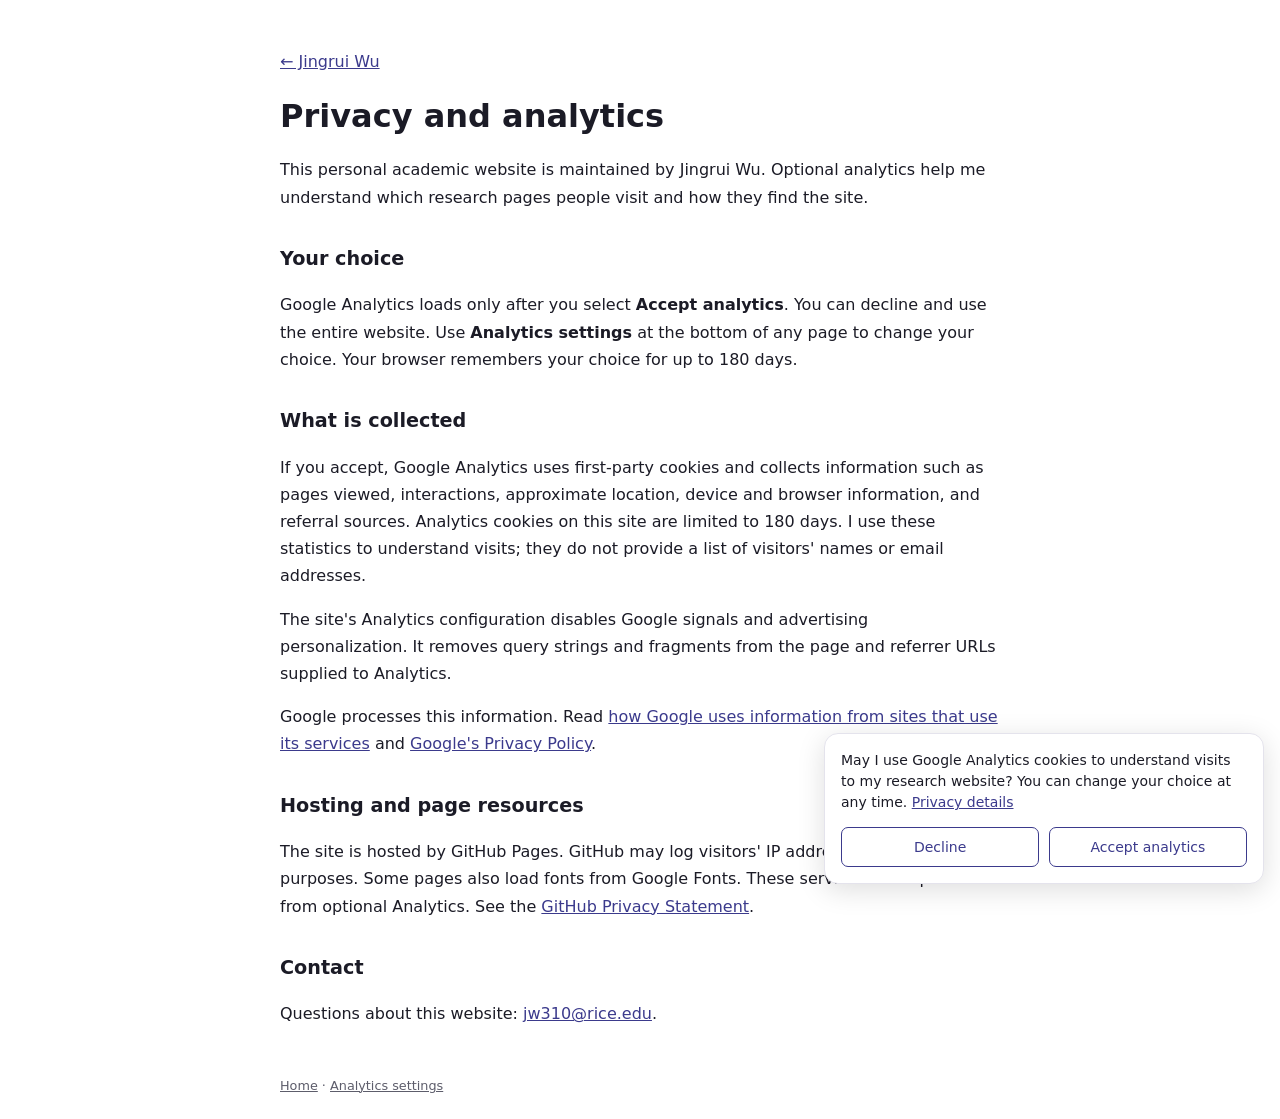
<file: privacy.html>
<!doctype html>
<html lang="en">
<head>
<meta charset="utf-8">
<meta name="viewport" content="width=device-width, initial-scale=1">
<title>Privacy and analytics | Jingrui Wu</title>
<meta name="description" content="How optional website analytics work on Jingrui Wu's personal academic website.">
<link rel="canonical" href="https://jingrui-wu.github.io/privacy.html">
<link rel="stylesheet" href="/assets/analytics.css">
<style>
:root { --paper:#fff; --ink:#1b1b26; --soft:#5d5d6b; --faint:#e4e3ec; --stain:#3b3a8c; --stain-soft:#ecebf7; --sans:system-ui,sans-serif; }
@media(prefers-color-scheme:dark) { :root { --paper:#15151c; --ink:#e9e8f0; --soft:#a3a2b3; --faint:#2c2c38; --stain:#a9a7f0; --stain-soft:#23223a; } }
body { margin:0; background:var(--paper); color:var(--ink); font:1rem/1.7 var(--sans); }
main { max-width:720px; margin:3rem auto; padding:0 1.5rem; }
h1 { font-size:2rem; line-height:1.2; } h2 { margin-top:2rem; font-size:1.2rem; }
a { color:var(--stain); } .analytics-footer { max-width:720px; }
</style>
<script src="/assets/analytics.js" defer></script>
</head>
<body>
<main>
<a href="/">&larr; Jingrui Wu</a>
<h1>Privacy and analytics</h1>
<p>This personal academic website is maintained by Jingrui Wu. Optional analytics help me understand which research pages people visit and how they find the site.</p>
<h2>Your choice</h2>
<p>Google Analytics loads only after you select <strong>Accept analytics</strong>. You can decline and use the entire website. Use <strong>Analytics settings</strong> at the bottom of any page to change your choice. Your browser remembers your choice for up to 180 days.</p>
<h2>What is collected</h2>
<p>If you accept, Google Analytics uses first-party cookies and collects information such as pages viewed, interactions, approximate location, device and browser information, and referral sources. Analytics cookies on this site are limited to 180 days. I use these statistics to understand visits; they do not provide a list of visitors' names or email addresses.</p>
<p>The site's Analytics configuration disables Google signals and advertising personalization. It removes query strings and fragments from the page and referrer URLs supplied to Analytics.</p>
<p>Google processes this information. Read <a href="https://policies.google.com/technologies/partner-sites">how Google uses information from sites that use its services</a> and <a href="https://policies.google.com/privacy">Google's Privacy Policy</a>.</p>
<h2>Hosting and page resources</h2>
<p>The site is hosted by GitHub Pages. GitHub may log visitors' IP addresses for security purposes. Some pages also load fonts from Google Fonts. These services are separate from optional Analytics. See the <a href="https://docs.github.com/en/site-policy/privacy-policies/github-general-privacy-statement">GitHub Privacy Statement</a>.</p>
<h2>Contact</h2>
<p>Questions about this website: <a href="mailto:jw310@rice.edu">jw310@rice.edu</a>.</p>
</main>
<footer class="analytics-footer"><a href="/">Home</a> &middot; <button type="button" data-analytics-settings hidden>Analytics settings</button></footer>
</body>
</html>
</file>
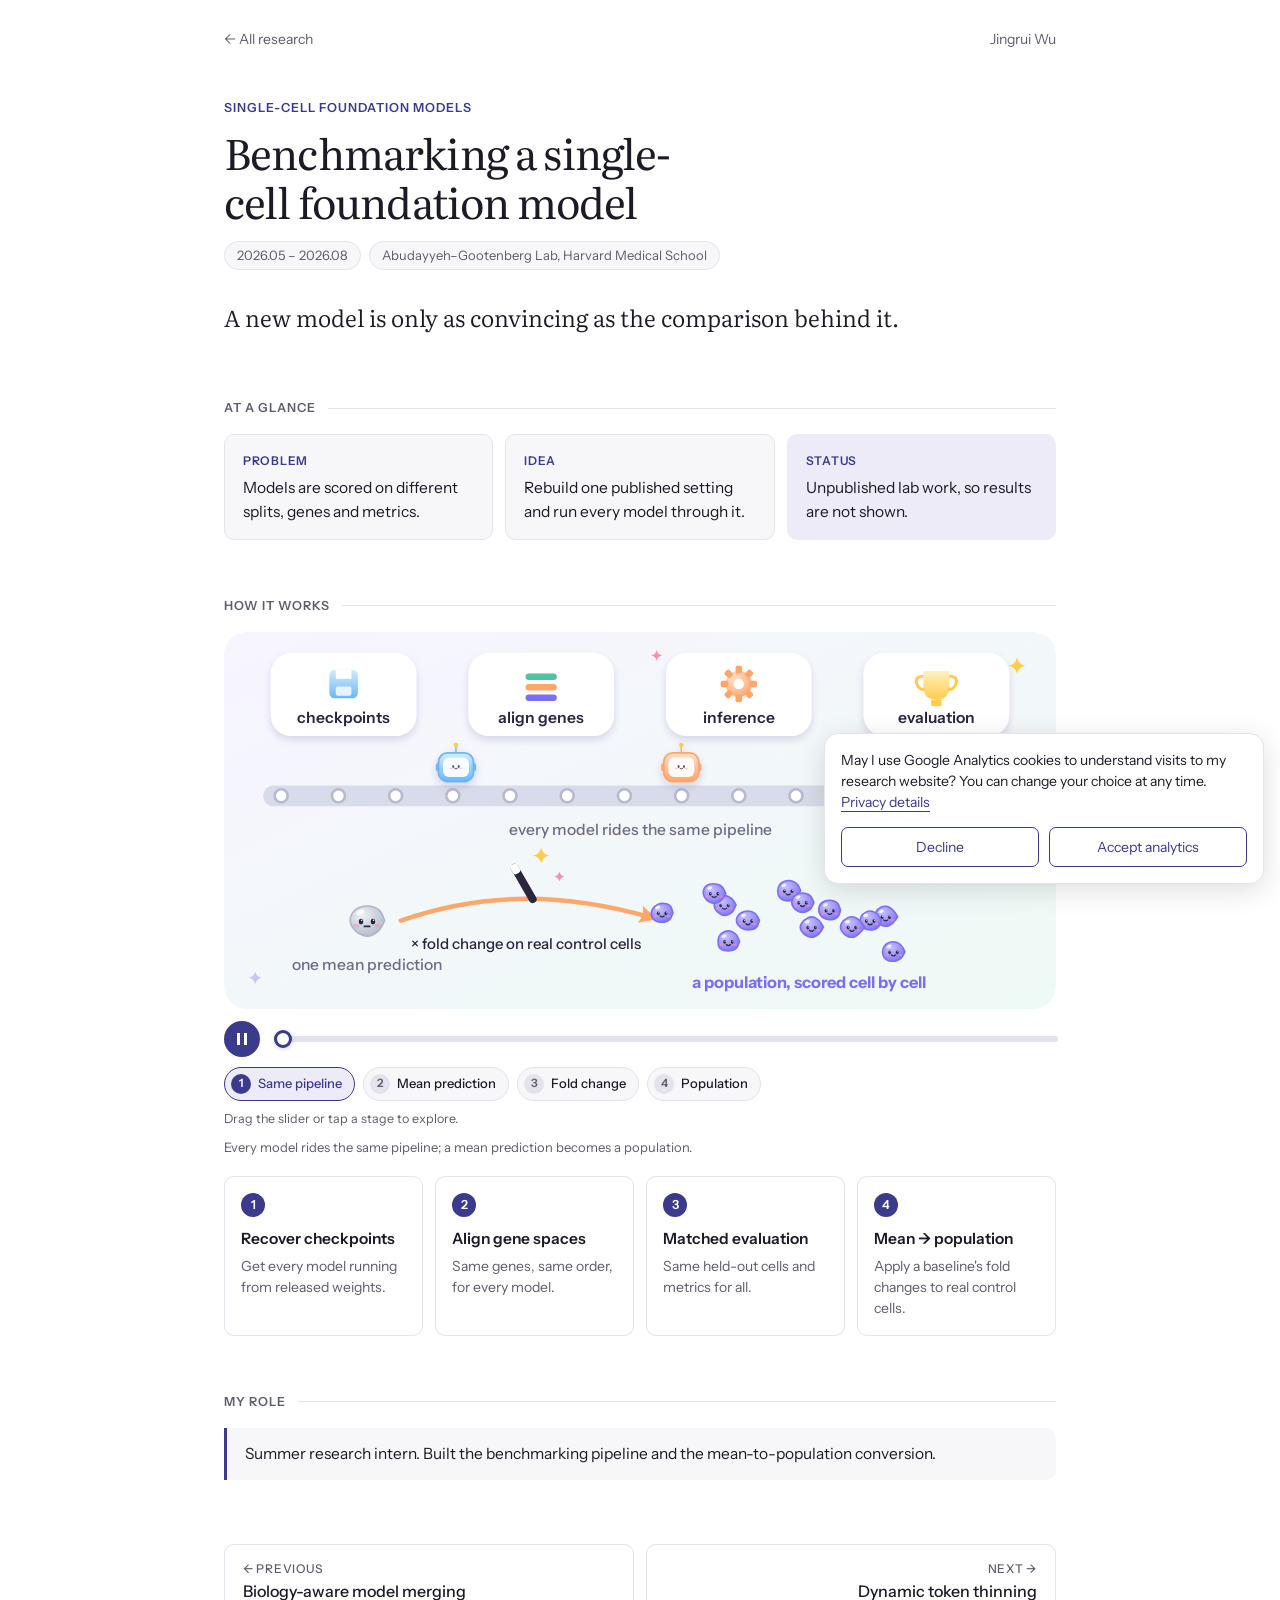
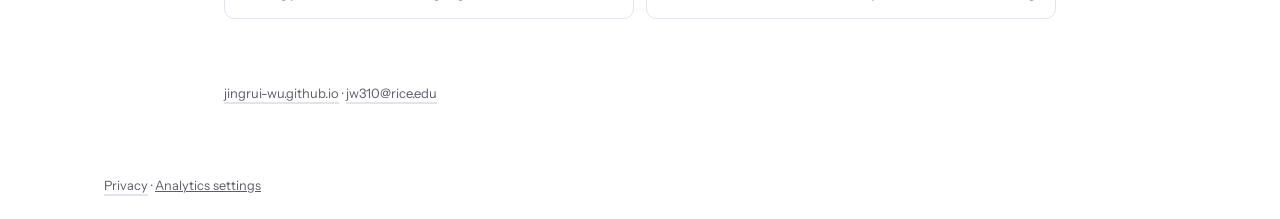
<file: research/benchmarking.html>
<!doctype html>
<html lang="en">
<head>
<meta charset="utf-8">
<meta name="viewport" content="width=device-width, initial-scale=1">
<title>Benchmarking a single-cell foundation model | Jingrui Wu</title>
<meta name="description" content="A reproducible benchmark for a lab&#x27;s perturbation-aware foundation model, including a way to score mean-level baselines cell by cell.">
<meta name="author" content="Jingrui Wu">
<link rel="canonical" href="https://jingrui-wu.github.io/research/benchmarking.html">
<link rel="preconnect" href="https://fonts.googleapis.com">
<link rel="preconnect" href="https://fonts.gstatic.com" crossorigin>
<link href="https://fonts.googleapis.com/css2?family=Literata:ital,opsz,wght@0,7..72,300..700;1,7..72,300..500&family=Instrument+Sans:wght@400;500;600&display=swap" rel="stylesheet">
<link rel="stylesheet" href="../assets/research.css">
<link rel="stylesheet" href="/assets/analytics.css">
<script src="/assets/analytics.js" defer></script>
</head>
<body>
<header class="top"><a href="../index.html#research">&larr; All research</a><a href="../index.html">Jingrui Wu</a></header>
<main class="wrap">

<div class="hero">
<p class="kicker">Single-cell foundation models</p><h1>Benchmarking a single-cell foundation model</h1>
<ul class="chips"><li>2026.05 – 2026.08</li><li>Abudayyeh–Gootenberg Lab, Harvard Medical School</li></ul>
<p class="lead">A new model is only as convincing as the comparison behind it.</p></div>
<section class="block "><h2>At a glance</h2><div class="glance"><div class="g"><span class="gl">Problem</span><p>Models are scored on different splits, genes and metrics.</p></div><div class="g"><span class="gl">Idea</span><p>Rebuild one published setting and run every model through it.</p></div><div class="g"><span class="gl">Status</span><p>Unpublished lab work, so results are not shown.</p></div></div></section>
<section class="block "><h2>How it works</h2><figure class="diagram" data-stages="[[&quot;Same pipeline&quot;, 0.2], [&quot;Mean prediction&quot;, 1.4], [&quot;Fold change&quot;, 3.0], [&quot;Population&quot;, 4.6]]"><svg class="anim cute" viewBox="0 0 640 290" role="img" aria-label="Animation: little robot models ride a conveyor belt past checkpoint, gene alignment, inference and evaluation stations; one grey mean-prediction cell is turned by a magic wand into a population of purple cells."><defs><radialGradient id="g-purple" cx="35%" cy="30%" r="80%"><stop offset="0" stop-color="#c9c2ff"/><stop offset="1" stop-color="#7b6ef6"/></radialGradient><linearGradient id="l-purple" x1="0" y1="0" x2="0" y2="1"><stop offset="0" stop-color="#c9c2ff"/><stop offset="1" stop-color="#7b6ef6"/></linearGradient><radialGradient id="g-grey" cx="35%" cy="30%" r="80%"><stop offset="0" stop-color="#eef1f6"/><stop offset="1" stop-color="#aeb6c8"/></radialGradient><linearGradient id="l-grey" x1="0" y1="0" x2="0" y2="1"><stop offset="0" stop-color="#eef1f6"/><stop offset="1" stop-color="#aeb6c8"/></linearGradient><radialGradient id="g-mint" cx="35%" cy="30%" r="80%"><stop offset="0" stop-color="#c8f5e8"/><stop offset="1" stop-color="#4fc3a1"/></radialGradient><linearGradient id="l-mint" x1="0" y1="0" x2="0" y2="1"><stop offset="0" stop-color="#c8f5e8"/><stop offset="1" stop-color="#4fc3a1"/></linearGradient><radialGradient id="g-pink" cx="35%" cy="30%" r="80%"><stop offset="0" stop-color="#ffd6e0"/><stop offset="1" stop-color="#ff8fab"/></radialGradient><linearGradient id="l-pink" x1="0" y1="0" x2="0" y2="1"><stop offset="0" stop-color="#ffd6e0"/><stop offset="1" stop-color="#ff8fab"/></linearGradient><radialGradient id="g-sky" cx="35%" cy="30%" r="80%"><stop offset="0" stop-color="#d3ecff"/><stop offset="1" stop-color="#6cb6f5"/></radialGradient><linearGradient id="l-sky" x1="0" y1="0" x2="0" y2="1"><stop offset="0" stop-color="#d3ecff"/><stop offset="1" stop-color="#6cb6f5"/></linearGradient><radialGradient id="g-peach" cx="35%" cy="30%" r="80%"><stop offset="0" stop-color="#ffe0cc"/><stop offset="1" stop-color="#ffa66b"/></radialGradient><linearGradient id="l-peach" x1="0" y1="0" x2="0" y2="1"><stop offset="0" stop-color="#ffe0cc"/><stop offset="1" stop-color="#ffa66b"/></linearGradient><radialGradient id="g-sun" cx="35%" cy="30%" r="80%"><stop offset="0" stop-color="#fff1bf"/><stop offset="1" stop-color="#ffcc4d"/></radialGradient><linearGradient id="l-sun" x1="0" y1="0" x2="0" y2="1"><stop offset="0" stop-color="#fff1bf"/><stop offset="1" stop-color="#ffcc4d"/></linearGradient><radialGradient id="g-blue" cx="35%" cy="30%" r="80%"><stop offset="0" stop-color="#dbe7ff"/><stop offset="1" stop-color="#3b6fe0"/></radialGradient><linearGradient id="l-blue" x1="0" y1="0" x2="0" y2="1"><stop offset="0" stop-color="#dbe7ff"/><stop offset="1" stop-color="#3b6fe0"/></linearGradient><radialGradient id="g-orange" cx="35%" cy="30%" r="80%"><stop offset="0" stop-color="#ffe2c7"/><stop offset="1" stop-color="#ef7d2d"/></radialGradient><linearGradient id="l-orange" x1="0" y1="0" x2="0" y2="1"><stop offset="0" stop-color="#ffe2c7"/><stop offset="1" stop-color="#ef7d2d"/></linearGradient><radialGradient id="g-red" cx="35%" cy="30%" r="80%"><stop offset="0" stop-color="#ffd9d6"/><stop offset="1" stop-color="#e0524f"/></radialGradient><linearGradient id="l-red" x1="0" y1="0" x2="0" y2="1"><stop offset="0" stop-color="#ffd9d6"/><stop offset="1" stop-color="#e0524f"/></linearGradient><radialGradient id="g-green" cx="35%" cy="30%" r="80%"><stop offset="0" stop-color="#d8f1dc"/><stop offset="1" stop-color="#3c9a4f"/></radialGradient><linearGradient id="l-green" x1="0" y1="0" x2="0" y2="1"><stop offset="0" stop-color="#d8f1dc"/><stop offset="1" stop-color="#3c9a4f"/></linearGradient><radialGradient id="g-lilac" cx="35%" cy="30%" r="80%"><stop offset="0" stop-color="#e6defa"/><stop offset="1" stop-color="#8a6fd6"/></radialGradient><linearGradient id="l-lilac" x1="0" y1="0" x2="0" y2="1"><stop offset="0" stop-color="#e6defa"/><stop offset="1" stop-color="#8a6fd6"/></linearGradient><radialGradient id="g-navy" cx="35%" cy="30%" r="80%"><stop offset="0" stop-color="#dfe3f5"/><stop offset="1" stop-color="#25306b"/></radialGradient><linearGradient id="l-navy" x1="0" y1="0" x2="0" y2="1"><stop offset="0" stop-color="#dfe3f5"/><stop offset="1" stop-color="#25306b"/></linearGradient><radialGradient id="g-cream" cx="35%" cy="30%" r="80%"><stop offset="0" stop-color="#fff6e6"/><stop offset="1" stop-color="#e8c98f"/></radialGradient><linearGradient id="l-cream" x1="0" y1="0" x2="0" y2="1"><stop offset="0" stop-color="#fff6e6"/><stop offset="1" stop-color="#e8c98f"/></linearGradient><linearGradient id="bg" x1="0" y1="0" x2="1" y2="1"><stop offset="0" stop-color="#f7f5ff"/><stop offset="1" stop-color="#eefaf5"/></linearGradient><filter id="sh" x="-30%" y="-30%" width="160%" height="170%"><feDropShadow dx="0" dy="3" stdDeviation="3" flood-color="#3b2f80" flood-opacity=".16"/></filter><marker id="ah" viewBox="0 0 10 10" refX="7" refY="5" markerWidth="5" markerHeight="5" orient="auto-start-reverse"><path d="M1 1L9 5L1 9Q3 5 1 1Z" fill="context-stroke"/></marker></defs><g font-family="var(--sans)"><rect x="0" y="0" width="640" height="290" rx="18" fill="url(#bg)"/><path class="twinkle" style="animation-delay:0s" d="M610 19.7 Q611.08 24.92 616.3 26 Q611.08 27.08 610 32.3 Q608.92 27.08 603.7 26 Q608.92 24.92 610 19.7Z" fill="#ffcc4d"/><path class="twinkle" style="animation-delay:1.2s" d="M24 261.1 Q24.84 265.16 28.9 266 Q24.84 266.84 24 270.9 Q23.16 266.84 19.1 266 Q23.16 265.16 24 261.1Z" fill="#c9c2ff"/><path class="twinkle" style="animation-delay:2.1s" d="M332.8 13.8 Q333.52000000000004 17.28 337.0 18 Q333.52000000000004 18.72 332.8 22.2 Q332.08 18.72 328.6 18 Q332.08 17.28 332.8 13.8Z" fill="#ff8fab"/><g filter="url(#sh)"><rect x="36" y="16" width="112" height="64" rx="16" fill="#fff"/></g><g transform="translate(92 40)"><g class=""><rect x="-11" y="-11" width="22" height="22" rx="4" fill="url(#l-sky)"/><rect x="-6" y="-11" width="12" height="7" fill="#fff"/><rect x="-6" y="2" width="12" height="7" rx="1.5" fill="#fff" opacity=".8"/></g></g><text x="92" y="70" text-anchor="middle" font-size="12" font-weight="600" fill="#2b2540">checkpoints</text><g filter="url(#sh)"><rect x="188" y="16" width="112" height="64" rx="16" fill="#fff"/></g><g transform="translate(244 40)"><g class=""><rect x="-12" y="-8" width="24" height="5" rx="2.5" fill="#4fc3a1"/><rect x="-12" y="0" width="24" height="5" rx="2.5" fill="#ffa66b"/><rect x="-12" y="8" width="24" height="5" rx="2.5" fill="#7b6ef6"/></g></g><text x="244" y="70" text-anchor="middle" font-size="12" font-weight="600" fill="#2b2540">align genes</text><g filter="url(#sh)"><rect x="340" y="16" width="112" height="64" rx="16" fill="#fff"/></g><g transform="translate(396 40)"><g class="spin"><circle r="10" fill="url(#g-peach)"/><circle r="4" fill="#fff"/><rect x="-2.5" y="-14" width="5" height="6" rx="1.5" fill="#ffa66b" transform="rotate(0)"/><rect x="-2.5" y="-14" width="5" height="6" rx="1.5" fill="#ffa66b" transform="rotate(45)"/><rect x="-2.5" y="-14" width="5" height="6" rx="1.5" fill="#ffa66b" transform="rotate(90)"/><rect x="-2.5" y="-14" width="5" height="6" rx="1.5" fill="#ffa66b" transform="rotate(135)"/><rect x="-2.5" y="-14" width="5" height="6" rx="1.5" fill="#ffa66b" transform="rotate(180)"/><rect x="-2.5" y="-14" width="5" height="6" rx="1.5" fill="#ffa66b" transform="rotate(225)"/><rect x="-2.5" y="-14" width="5" height="6" rx="1.5" fill="#ffa66b" transform="rotate(270)"/><rect x="-2.5" y="-14" width="5" height="6" rx="1.5" fill="#ffa66b" transform="rotate(315)"/></g></g><text x="396" y="70" text-anchor="middle" font-size="12" font-weight="600" fill="#2b2540">inference</text><g filter="url(#sh)"><rect x="492" y="16" width="112" height="64" rx="16" fill="#fff"/></g><g transform="translate(548 40)"><g class=""><path d="M-10 -10 H10 V2 Q10 12 0 12 Q-10 12 -10 2Z" fill="url(#l-sun)"/><path d="M-10 -6 Q-17 -6 -15 0 Q-13 5 -9 4M10 -6 Q17 -6 15 0 Q13 5 9 4" stroke="#ffcc4d" stroke-width="2.4" fill="none"/><rect x="-4" y="12" width="8" height="5" fill="#ffcc4d"/></g></g><text x="548" y="70" text-anchor="middle" font-size="12" font-weight="600" fill="#2b2540">evaluation</text><rect x="30" y="118" width="580" height="16" rx="8" fill="#d8dcea"/><circle class="spin" cx="44" cy="126" r="5" fill="#fff" stroke="#b5bbcc" stroke-width="2"/><circle class="spin" cx="88" cy="126" r="5" fill="#fff" stroke="#b5bbcc" stroke-width="2"/><circle class="spin" cx="132" cy="126" r="5" fill="#fff" stroke="#b5bbcc" stroke-width="2"/><circle class="spin" cx="176" cy="126" r="5" fill="#fff" stroke="#b5bbcc" stroke-width="2"/><circle class="spin" cx="220" cy="126" r="5" fill="#fff" stroke="#b5bbcc" stroke-width="2"/><circle class="spin" cx="264" cy="126" r="5" fill="#fff" stroke="#b5bbcc" stroke-width="2"/><circle class="spin" cx="308" cy="126" r="5" fill="#fff" stroke="#b5bbcc" stroke-width="2"/><circle class="spin" cx="352" cy="126" r="5" fill="#fff" stroke="#b5bbcc" stroke-width="2"/><circle class="spin" cx="396" cy="126" r="5" fill="#fff" stroke="#b5bbcc" stroke-width="2"/><circle class="spin" cx="440" cy="126" r="5" fill="#fff" stroke="#b5bbcc" stroke-width="2"/><circle class="spin" cx="484" cy="126" r="5" fill="#fff" stroke="#b5bbcc" stroke-width="2"/><circle class="spin" cx="528" cy="126" r="5" fill="#fff" stroke="#b5bbcc" stroke-width="2"/><circle class="spin" cx="572" cy="126" r="5" fill="#fff" stroke="#b5bbcc" stroke-width="2"/><circle class="spin" cx="616" cy="126" r="5" fill="#fff" stroke="#b5bbcc" stroke-width="2"/><g><animateMotion dur="6s" begin="-0s" repeatCount="indefinite" path="M0 0 H520"/><g filter="url(#sh)"><line x1="60" y1="93.0" x2="60" y2="88.0" stroke="#6cb6f5" stroke-width="1.1"/><circle class="blink" cx="60" cy="87.0" r="1.8" fill="#ffcc4d"/><rect x="44.5" y="101.0" width="3.0" height="6.0" rx="1.5" fill="#6cb6f5"/><rect x="72.5" y="101.0" width="3.0" height="6.0" rx="1.5" fill="#6cb6f5"/><rect x="46.5" y="93.0" width="27.0" height="22.0" rx="7.0" fill="url(#l-sky)" stroke="#6cb6f5" stroke-width="1.5"/><rect x="50.0" y="96.5" width="20.0" height="15.0" rx="4.5" fill="#fff" opacity=".92"/><ellipse cx="57.9" cy="103.5" rx="0.7" ry="1.0" fill="#2b2540"/><ellipse cx="62.1" cy="103.5" rx="0.7" ry="1.0" fill="#2b2540"/><circle cx="58.2" cy="103.1" r="0.3" fill="#fff"/><circle cx="62.3" cy="103.1" r="0.3" fill="#fff"/><ellipse cx="56.3" cy="105.0" rx="1.1" ry="0.6" fill="#ff8fab" opacity=".55"/><ellipse cx="63.7" cy="105.0" rx="1.1" ry="0.6" fill="#ff8fab" opacity=".55"/><path d="M58.9 104.9 Q60.0 106.0 61.1 104.9" stroke="#2b2540" stroke-width="0.6" fill="none" stroke-linecap="round"/></g></g><g><animateMotion dur="6s" begin="-2s" repeatCount="indefinite" path="M0 0 H520"/><g filter="url(#sh)"><line x1="60" y1="93.0" x2="60" y2="88.0" stroke="#ffa66b" stroke-width="1.1"/><circle class="blink" cx="60" cy="87.0" r="1.8" fill="#ffcc4d"/><rect x="44.5" y="101.0" width="3.0" height="6.0" rx="1.5" fill="#ffa66b"/><rect x="72.5" y="101.0" width="3.0" height="6.0" rx="1.5" fill="#ffa66b"/><rect x="46.5" y="93.0" width="27.0" height="22.0" rx="7.0" fill="url(#l-peach)" stroke="#ffa66b" stroke-width="1.5"/><rect x="50.0" y="96.5" width="20.0" height="15.0" rx="4.5" fill="#fff" opacity=".92"/><ellipse cx="57.9" cy="103.5" rx="0.7" ry="1.0" fill="#2b2540"/><ellipse cx="62.1" cy="103.5" rx="0.7" ry="1.0" fill="#2b2540"/><circle cx="58.2" cy="103.1" r="0.3" fill="#fff"/><circle cx="62.3" cy="103.1" r="0.3" fill="#fff"/><ellipse cx="56.3" cy="105.0" rx="1.1" ry="0.6" fill="#ff8fab" opacity=".55"/><ellipse cx="63.7" cy="105.0" rx="1.1" ry="0.6" fill="#ff8fab" opacity=".55"/><path d="M58.9 104.9 Q60.0 106.0 61.1 104.9" stroke="#2b2540" stroke-width="0.6" fill="none" stroke-linecap="round"/></g></g><g><animateMotion dur="6s" begin="-4s" repeatCount="indefinite" path="M0 0 H520"/><g filter="url(#sh)"><line x1="60" y1="93.0" x2="60" y2="88.0" stroke="#4fc3a1" stroke-width="1.1"/><circle class="blink" cx="60" cy="87.0" r="1.8" fill="#ffcc4d"/><rect x="44.5" y="101.0" width="3.0" height="6.0" rx="1.5" fill="#4fc3a1"/><rect x="72.5" y="101.0" width="3.0" height="6.0" rx="1.5" fill="#4fc3a1"/><rect x="46.5" y="93.0" width="27.0" height="22.0" rx="7.0" fill="url(#l-mint)" stroke="#4fc3a1" stroke-width="1.5"/><rect x="50.0" y="96.5" width="20.0" height="15.0" rx="4.5" fill="#fff" opacity=".92"/><ellipse cx="57.9" cy="103.5" rx="0.7" ry="1.0" fill="#2b2540"/><ellipse cx="62.1" cy="103.5" rx="0.7" ry="1.0" fill="#2b2540"/><circle cx="58.2" cy="103.1" r="0.3" fill="#fff"/><circle cx="62.3" cy="103.1" r="0.3" fill="#fff"/><ellipse cx="56.3" cy="105.0" rx="1.1" ry="0.6" fill="#ff8fab" opacity=".55"/><ellipse cx="63.7" cy="105.0" rx="1.1" ry="0.6" fill="#ff8fab" opacity=".55"/><path d="M58.9 104.9 Q60.0 106.0 61.1 104.9" stroke="#2b2540" stroke-width="0.6" fill="none" stroke-linecap="round"/></g></g><text x="320" y="156" text-anchor="middle" font-size="12" font-weight="500" fill="#6f6a86">every model rides the same pipeline</text><g><path d="M123.6 222.0 Q123.6 222.0 121.5 226.3 Q119.3 230.6 114.7 232.9 Q110.0 235.2 105.4 232.8 Q100.8 230.5 98.3 226.2 Q95.9 222.0 98.1 217.5 Q100.3 213.1 105.2 211.6 Q110.0 210.0 115.0 211.5 Q119.9 212.9 121.8 217.4Z" fill="url(#g-grey)" stroke="#aeb6c8" stroke-width="1.2"/><ellipse cx="104.7" cy="215.7" rx="3.1" ry="1.8" fill="#fff" opacity=".8" transform="rotate(-25 104.7 215.7)"/><ellipse cx="105.4" cy="222.7" rx="1.7" ry="2.2" fill="#2b2540"/><ellipse cx="114.6" cy="222.7" rx="1.7" ry="2.2" fill="#2b2540"/><circle cx="105.9" cy="221.8" r="0.6" fill="#fff"/><circle cx="115.1" cy="221.8" r="0.6" fill="#fff"/><ellipse cx="101.9" cy="226.0" rx="2.4" ry="1.4" fill="#ff8fab" opacity=".55"/><ellipse cx="118.1" cy="226.0" rx="2.4" ry="1.4" fill="#ff8fab" opacity=".55"/><line x1="108.0" y1="226.5" x2="112.0" y2="226.5" stroke="#2b2540" stroke-width="1.4" stroke-linecap="round"/></g><text x="110" y="260" text-anchor="middle" font-size="12" font-weight="500" fill="#6f6a86">one mean prediction</text><path class="dr2" pathLength="100" d="M136 222 C 200 200 260 200 330 220" fill="none" stroke="#ffa66b" stroke-width="3.4" stroke-linecap="round" marker-end="url(#ah)"/><g class="ap2"><g transform="translate(232 196) rotate(-30)"><rect x="-3" y="-20" width="6" height="34" rx="3" fill="#2b2540"/><rect x="-3" y="-20" width="6" height="8" rx="2" fill="#fff"/></g><path class="twinkle" style="animation-delay:0s" d="M244 165.7 Q245.08 170.92 250.3 172 Q245.08 173.08 244 178.3 Q242.92 173.08 237.7 172 Q242.92 170.92 244 165.7Z" fill="#ffcc4d"/><path class="twinkle" style="animation-delay:0.4s" d="M258 184.15 Q258.66 187.34 261.85 188 Q258.66 188.66 258 191.85 Q257.34 188.66 254.15 188 Q257.34 187.34 258 184.15Z" fill="#ff8fab"/></g><text x="232" y="244" text-anchor="middle" font-size="11.5" font-weight="500" fill="#2b2540">&#215; fold change on real control cells</text><g class="burst" style="--dx:-47px;--dy:4px"><g><path d="M458.9 218.0 Q458.9 218.0 457.8 221.1 Q456.7 224.2 453.4 224.9 Q450.0 225.7 446.9 224.7 Q443.9 223.7 442.1 220.8 Q440.3 218.0 441.9 215.0 Q443.5 212.0 446.7 211.1 Q450.0 210.2 453.1 211.2 Q456.2 212.3 457.6 215.1Z" fill="url(#g-purple)" stroke="#7b6ef6" stroke-width="1.2"/><ellipse cx="446.6" cy="213.9" rx="2.0" ry="1.2" fill="#fff" opacity=".8" transform="rotate(-25 446.6 213.9)"/><ellipse cx="447.1" cy="218.4" rx="1.1" ry="1.4" fill="#2b2540"/><ellipse cx="452.9" cy="218.4" rx="1.1" ry="1.4" fill="#2b2540"/><circle cx="447.4" cy="217.9" r="0.4" fill="#fff"/><circle cx="453.3" cy="217.9" r="0.4" fill="#fff"/><ellipse cx="444.8" cy="220.6" rx="1.6" ry="0.9" fill="#ff8fab" opacity=".55"/><ellipse cx="455.2" cy="220.6" rx="1.6" ry="0.9" fill="#ff8fab" opacity=".55"/><path d="M448.4 220.4 Q450.0 222.0 451.6 220.4" stroke="#2b2540" stroke-width="0.9" fill="none" stroke-linecap="round"/></g></g><g class="burst" style="--dx:65px;--dy:28px"><g><path d="M458.8 218.0 Q458.8 218.0 457.5 220.8 Q456.1 223.6 453.0 224.7 Q450.0 225.8 446.6 225.0 Q443.2 224.2 442.1 221.1 Q440.9 218.0 442.2 215.0 Q443.4 212.0 446.7 210.8 Q450.0 209.6 453.1 211.0 Q456.2 212.3 457.5 215.1Z" fill="url(#g-purple)" stroke="#7b6ef6" stroke-width="1.2"/><ellipse cx="446.6" cy="213.9" rx="2.0" ry="1.2" fill="#fff" opacity=".8" transform="rotate(-25 446.6 213.9)"/><ellipse cx="447.1" cy="218.4" rx="1.1" ry="1.4" fill="#2b2540"/><ellipse cx="452.9" cy="218.4" rx="1.1" ry="1.4" fill="#2b2540"/><circle cx="447.4" cy="217.9" r="0.4" fill="#fff"/><circle cx="453.3" cy="217.9" r="0.4" fill="#fff"/><ellipse cx="444.8" cy="220.6" rx="1.6" ry="0.9" fill="#ff8fab" opacity=".55"/><ellipse cx="455.2" cy="220.6" rx="1.6" ry="0.9" fill="#ff8fab" opacity=".55"/><path d="M448.4 220.4 Q450.0 222.0 451.6 220.4" stroke="#2b2540" stroke-width="0.9" fill="none" stroke-linecap="round"/></g></g><g class="burst" style="--dx:59px;--dy:1px"><g><path d="M459.2 218.0 Q459.2 218.0 457.5 220.7 Q455.9 223.4 452.9 224.7 Q450.0 226.0 447.0 224.8 Q443.9 223.6 442.3 220.8 Q440.7 218.0 442.1 215.0 Q443.5 212.0 446.7 210.6 Q450.0 209.2 453.0 210.9 Q455.9 212.5 457.6 215.3Z" fill="url(#g-purple)" stroke="#7b6ef6" stroke-width="1.2"/><ellipse cx="446.6" cy="213.9" rx="2.0" ry="1.2" fill="#fff" opacity=".8" transform="rotate(-25 446.6 213.9)"/><ellipse cx="447.1" cy="218.4" rx="1.1" ry="1.4" fill="#2b2540"/><ellipse cx="452.9" cy="218.4" rx="1.1" ry="1.4" fill="#2b2540"/><circle cx="447.4" cy="217.9" r="0.4" fill="#fff"/><circle cx="453.3" cy="217.9" r="0.4" fill="#fff"/><ellipse cx="444.8" cy="220.6" rx="1.6" ry="0.9" fill="#ff8fab" opacity=".55"/><ellipse cx="455.2" cy="220.6" rx="1.6" ry="0.9" fill="#ff8fab" opacity=".55"/><path d="M448.4 220.4 Q450.0 222.0 451.6 220.4" stroke="#2b2540" stroke-width="0.9" fill="none" stroke-linecap="round"/></g></g><g class="burst" style="--dx:16px;--dy:-4px"><g><path d="M458.3 218.0 Q458.3 218.0 457.4 221.0 Q456.6 224.0 453.3 224.9 Q450.0 225.8 446.8 224.8 Q443.7 223.8 442.2 220.9 Q440.8 218.0 442.0 214.9 Q443.3 211.9 446.7 210.8 Q450.0 209.8 453.2 211.0 Q456.4 212.1 457.3 215.1Z" fill="url(#g-purple)" stroke="#7b6ef6" stroke-width="1.2"/><ellipse cx="446.6" cy="213.9" rx="2.0" ry="1.2" fill="#fff" opacity=".8" transform="rotate(-25 446.6 213.9)"/><ellipse cx="447.1" cy="218.4" rx="1.1" ry="1.4" fill="#2b2540"/><ellipse cx="452.9" cy="218.4" rx="1.1" ry="1.4" fill="#2b2540"/><circle cx="447.4" cy="217.9" r="0.4" fill="#fff"/><circle cx="453.3" cy="217.9" r="0.4" fill="#fff"/><ellipse cx="444.8" cy="220.6" rx="1.6" ry="0.9" fill="#ff8fab" opacity=".55"/><ellipse cx="455.2" cy="220.6" rx="1.6" ry="0.9" fill="#ff8fab" opacity=".55"/><path d="M448.4 220.4 Q450.0 222.0 451.6 220.4" stroke="#2b2540" stroke-width="0.9" fill="none" stroke-linecap="round"/></g></g><g class="burst" style="--dx:-65px;--dy:-8px"><g><path d="M458.9 218.0 Q458.9 218.0 457.6 220.9 Q456.4 223.9 453.2 225.3 Q450.0 226.8 447.0 225.2 Q444.0 223.6 442.7 220.8 Q441.4 218.0 442.8 215.3 Q444.1 212.6 447.1 211.4 Q450.0 210.2 452.9 211.4 Q455.9 212.6 457.4 215.3Z" fill="url(#g-purple)" stroke="#7b6ef6" stroke-width="1.2"/><ellipse cx="446.6" cy="213.9" rx="2.0" ry="1.2" fill="#fff" opacity=".8" transform="rotate(-25 446.6 213.9)"/><ellipse cx="447.1" cy="218.4" rx="1.1" ry="1.4" fill="#2b2540"/><ellipse cx="452.9" cy="218.4" rx="1.1" ry="1.4" fill="#2b2540"/><circle cx="447.4" cy="217.9" r="0.4" fill="#fff"/><circle cx="453.3" cy="217.9" r="0.4" fill="#fff"/><ellipse cx="444.8" cy="220.6" rx="1.6" ry="0.9" fill="#ff8fab" opacity=".55"/><ellipse cx="455.2" cy="220.6" rx="1.6" ry="0.9" fill="#ff8fab" opacity=".55"/><path d="M448.4 220.4 Q450.0 222.0 451.6 220.4" stroke="#2b2540" stroke-width="0.9" fill="none" stroke-linecap="round"/></g></g><g class="burst" style="--dx:47px;--dy:4px"><g><path d="M458.7 218.0 Q458.7 218.0 457.5 220.9 Q456.4 223.8 453.2 224.8 Q450.0 225.7 446.9 224.7 Q443.8 223.7 442.7 220.9 Q441.6 218.0 442.9 215.3 Q444.1 212.6 447.1 211.3 Q450.0 210.0 453.0 211.3 Q456.0 212.5 457.3 215.3Z" fill="url(#g-purple)" stroke="#7b6ef6" stroke-width="1.2"/><ellipse cx="446.6" cy="213.9" rx="2.0" ry="1.2" fill="#fff" opacity=".8" transform="rotate(-25 446.6 213.9)"/><ellipse cx="447.1" cy="218.4" rx="1.1" ry="1.4" fill="#2b2540"/><ellipse cx="452.9" cy="218.4" rx="1.1" ry="1.4" fill="#2b2540"/><circle cx="447.4" cy="217.9" r="0.4" fill="#fff"/><circle cx="453.3" cy="217.9" r="0.4" fill="#fff"/><ellipse cx="444.8" cy="220.6" rx="1.6" ry="0.9" fill="#ff8fab" opacity=".55"/><ellipse cx="455.2" cy="220.6" rx="1.6" ry="0.9" fill="#ff8fab" opacity=".55"/><path d="M448.4 220.4 Q450.0 222.0 451.6 220.4" stroke="#2b2540" stroke-width="0.9" fill="none" stroke-linecap="round"/></g></g><g class="burst" style="--dx:-16px;--dy:-19px"><g><path d="M459.6 218.0 Q459.6 218.0 457.9 220.9 Q456.3 223.8 453.1 225.1 Q450.0 226.4 446.6 225.3 Q443.3 224.2 442.3 221.1 Q441.4 218.0 442.5 215.1 Q443.6 212.1 446.8 210.9 Q450.0 209.6 453.4 210.7 Q456.8 211.7 458.2 214.9Z" fill="url(#g-purple)" stroke="#7b6ef6" stroke-width="1.2"/><ellipse cx="446.6" cy="213.9" rx="2.0" ry="1.2" fill="#fff" opacity=".8" transform="rotate(-25 446.6 213.9)"/><ellipse cx="447.1" cy="218.4" rx="1.1" ry="1.4" fill="#2b2540"/><ellipse cx="452.9" cy="218.4" rx="1.1" ry="1.4" fill="#2b2540"/><circle cx="447.4" cy="217.9" r="0.4" fill="#fff"/><circle cx="453.3" cy="217.9" r="0.4" fill="#fff"/><ellipse cx="444.8" cy="220.6" rx="1.6" ry="0.9" fill="#ff8fab" opacity=".55"/><ellipse cx="455.2" cy="220.6" rx="1.6" ry="0.9" fill="#ff8fab" opacity=".55"/><path d="M448.4 220.4 Q450.0 222.0 451.6 220.4" stroke="#2b2540" stroke-width="0.9" fill="none" stroke-linecap="round"/></g></g><g class="burst" style="--dx:-5px;--dy:-10px"><g><path d="M458.8 218.0 Q458.8 218.0 457.5 220.9 Q456.3 223.8 453.1 225.0 Q450.0 226.2 446.9 225.0 Q443.8 223.7 442.4 220.9 Q441.0 218.0 442.4 215.1 Q443.7 212.2 446.9 211.3 Q450.0 210.3 453.1 211.3 Q456.3 212.2 457.5 215.1Z" fill="url(#g-purple)" stroke="#7b6ef6" stroke-width="1.2"/><ellipse cx="446.6" cy="213.9" rx="2.0" ry="1.2" fill="#fff" opacity=".8" transform="rotate(-25 446.6 213.9)"/><ellipse cx="447.1" cy="218.4" rx="1.1" ry="1.4" fill="#2b2540"/><ellipse cx="452.9" cy="218.4" rx="1.1" ry="1.4" fill="#2b2540"/><circle cx="447.4" cy="217.9" r="0.4" fill="#fff"/><circle cx="453.3" cy="217.9" r="0.4" fill="#fff"/><ellipse cx="444.8" cy="220.6" rx="1.6" ry="0.9" fill="#ff8fab" opacity=".55"/><ellipse cx="455.2" cy="220.6" rx="1.6" ry="0.9" fill="#ff8fab" opacity=".55"/><path d="M448.4 220.4 Q450.0 222.0 451.6 220.4" stroke="#2b2540" stroke-width="0.9" fill="none" stroke-linecap="round"/></g></g><g class="burst" style="--dx:2px;--dy:9px"><g><path d="M459.1 218.0 Q459.1 218.0 457.5 220.8 Q456.0 223.5 453.0 225.0 Q450.0 226.6 446.9 225.1 Q443.8 223.7 442.1 220.8 Q440.4 218.0 442.2 215.2 Q443.9 212.4 447.0 210.9 Q450.0 209.4 453.0 210.9 Q456.0 212.5 457.5 215.2Z" fill="url(#g-purple)" stroke="#7b6ef6" stroke-width="1.2"/><ellipse cx="446.6" cy="213.9" rx="2.0" ry="1.2" fill="#fff" opacity=".8" transform="rotate(-25 446.6 213.9)"/><ellipse cx="447.1" cy="218.4" rx="1.1" ry="1.4" fill="#2b2540"/><ellipse cx="452.9" cy="218.4" rx="1.1" ry="1.4" fill="#2b2540"/><circle cx="447.4" cy="217.9" r="0.4" fill="#fff"/><circle cx="453.3" cy="217.9" r="0.4" fill="#fff"/><ellipse cx="444.8" cy="220.6" rx="1.6" ry="0.9" fill="#ff8fab" opacity=".55"/><ellipse cx="455.2" cy="220.6" rx="1.6" ry="0.9" fill="#ff8fab" opacity=".55"/><path d="M448.4 220.4 Q450.0 222.0 451.6 220.4" stroke="#2b2540" stroke-width="0.9" fill="none" stroke-linecap="round"/></g></g><g class="burst" style="--dx:-113px;--dy:-2px"><g><path d="M458.4 218.0 Q458.4 218.0 457.3 220.9 Q456.3 223.8 453.1 224.8 Q450.0 225.8 446.7 224.9 Q443.4 224.1 442.2 221.0 Q441.0 218.0 442.5 215.3 Q444.1 212.6 447.0 211.4 Q450.0 210.3 453.3 211.1 Q456.6 211.9 457.5 215.0Z" fill="url(#g-purple)" stroke="#7b6ef6" stroke-width="1.2"/><ellipse cx="446.6" cy="213.9" rx="2.0" ry="1.2" fill="#fff" opacity=".8" transform="rotate(-25 446.6 213.9)"/><ellipse cx="447.1" cy="218.4" rx="1.1" ry="1.4" fill="#2b2540"/><ellipse cx="452.9" cy="218.4" rx="1.1" ry="1.4" fill="#2b2540"/><circle cx="447.4" cy="217.9" r="0.4" fill="#fff"/><circle cx="453.3" cy="217.9" r="0.4" fill="#fff"/><ellipse cx="444.8" cy="220.6" rx="1.6" ry="0.9" fill="#ff8fab" opacity=".55"/><ellipse cx="455.2" cy="220.6" rx="1.6" ry="0.9" fill="#ff8fab" opacity=".55"/><path d="M448.4 220.4 Q450.0 222.0 451.6 220.4" stroke="#2b2540" stroke-width="0.9" fill="none" stroke-linecap="round"/></g></g><g class="burst" style="--dx:-73px;--dy:-17px"><g><path d="M459.0 218.0 Q459.0 218.0 457.6 220.8 Q456.1 223.6 453.1 225.0 Q450.0 226.5 446.9 225.0 Q443.9 223.6 442.5 220.8 Q441.0 218.0 442.1 214.9 Q443.2 211.7 446.6 211.0 Q450.0 210.3 453.1 211.3 Q456.2 212.3 457.6 215.2Z" fill="url(#g-purple)" stroke="#7b6ef6" stroke-width="1.2"/><ellipse cx="446.6" cy="213.9" rx="2.0" ry="1.2" fill="#fff" opacity=".8" transform="rotate(-25 446.6 213.9)"/><ellipse cx="447.1" cy="218.4" rx="1.1" ry="1.4" fill="#2b2540"/><ellipse cx="452.9" cy="218.4" rx="1.1" ry="1.4" fill="#2b2540"/><circle cx="447.4" cy="217.9" r="0.4" fill="#fff"/><circle cx="453.3" cy="217.9" r="0.4" fill="#fff"/><ellipse cx="444.8" cy="220.6" rx="1.6" ry="0.9" fill="#ff8fab" opacity=".55"/><ellipse cx="455.2" cy="220.6" rx="1.6" ry="0.9" fill="#ff8fab" opacity=".55"/><path d="M448.4 220.4 Q450.0 222.0 451.6 220.4" stroke="#2b2540" stroke-width="0.9" fill="none" stroke-linecap="round"/></g></g><g class="burst" style="--dx:-62px;--dy:20px"><g><path d="M458.6 218.0 Q458.6 218.0 457.5 220.9 Q456.4 223.9 453.2 224.8 Q450.0 225.8 446.7 225.0 Q443.3 224.2 442.3 221.1 Q441.4 218.0 442.5 215.0 Q443.6 212.1 446.8 210.6 Q450.0 209.2 453.1 210.7 Q456.3 212.2 457.4 215.1Z" fill="url(#g-purple)" stroke="#7b6ef6" stroke-width="1.2"/><ellipse cx="446.6" cy="213.9" rx="2.0" ry="1.2" fill="#fff" opacity=".8" transform="rotate(-25 446.6 213.9)"/><ellipse cx="447.1" cy="218.4" rx="1.1" ry="1.4" fill="#2b2540"/><ellipse cx="452.9" cy="218.4" rx="1.1" ry="1.4" fill="#2b2540"/><circle cx="447.4" cy="217.9" r="0.4" fill="#fff"/><circle cx="453.3" cy="217.9" r="0.4" fill="#fff"/><ellipse cx="444.8" cy="220.6" rx="1.6" ry="0.9" fill="#ff8fab" opacity=".55"/><ellipse cx="455.2" cy="220.6" rx="1.6" ry="0.9" fill="#ff8fab" opacity=".55"/><path d="M448.4 220.4 Q450.0 222.0 451.6 220.4" stroke="#2b2540" stroke-width="0.9" fill="none" stroke-linecap="round"/></g></g><g class="burst" style="--dx:33px;--dy:9px"><g><path d="M459.7 218.0 Q459.7 218.0 457.8 220.7 Q455.9 223.4 453.0 225.0 Q450.0 226.6 446.8 225.2 Q443.7 223.8 442.0 220.9 Q440.4 218.0 442.0 215.1 Q443.7 212.2 446.9 210.7 Q450.0 209.2 453.0 210.8 Q456.0 212.5 457.9 215.2Z" fill="url(#g-purple)" stroke="#7b6ef6" stroke-width="1.2"/><ellipse cx="446.6" cy="213.9" rx="2.0" ry="1.2" fill="#fff" opacity=".8" transform="rotate(-25 446.6 213.9)"/><ellipse cx="447.1" cy="218.4" rx="1.1" ry="1.4" fill="#2b2540"/><ellipse cx="452.9" cy="218.4" rx="1.1" ry="1.4" fill="#2b2540"/><circle cx="447.4" cy="217.9" r="0.4" fill="#fff"/><circle cx="453.3" cy="217.9" r="0.4" fill="#fff"/><ellipse cx="444.8" cy="220.6" rx="1.6" ry="0.9" fill="#ff8fab" opacity=".55"/><ellipse cx="455.2" cy="220.6" rx="1.6" ry="0.9" fill="#ff8fab" opacity=".55"/><path d="M448.4 220.4 Q450.0 222.0 451.6 220.4" stroke="#2b2540" stroke-width="0.9" fill="none" stroke-linecap="round"/></g></g><text x="450" y="274" text-anchor="middle" font-size="12.5" font-weight="700" fill="#7b6ef6">a population, scored cell by cell</text></g></svg><figcaption>Every model rides the same pipeline; a mean prediction becomes a population.</figcaption></figure><ol class="steps"><li><span class="n">1</span><b>Recover checkpoints</b><span>Get every model running from released weights.</span></li><li><span class="n">2</span><b>Align gene spaces</b><span>Same genes, same order, for every model.</span></li><li><span class="n">3</span><b>Matched evaluation</b><span>Same held-out cells and metrics for all.</span></li><li><span class="n">4</span><b>Mean &rarr; population</b><span>Apply a baseline's fold changes to real control cells.</span></li></ol></section>
<section class="block "><h2>My role</h2><p class="role">Summer research intern. Built the benchmarking pipeline and the mean-to-population conversion.</p></section>
<nav class="pager" aria-label="More projects"><a class="prev" href="model-merging.html"><span>&larr; Previous</span>Biology-aware model merging</a><a class="next" href="token-thinning.html"><span>Next &rarr;</span>Dynamic token thinning</a></nav></main>
<footer class="foot"><a href="../index.html">jingrui-wu.github.io</a> &middot; <a href="mailto:jw310@rice.edu">jw310@rice.edu</a></footer>
<script src="../assets/research.js" defer></script>
<footer class="analytics-footer"><a href="/privacy.html">Privacy</a> &middot; <button type="button" data-analytics-settings hidden>Analytics settings</button></footer>
</body>
</html>
</file>
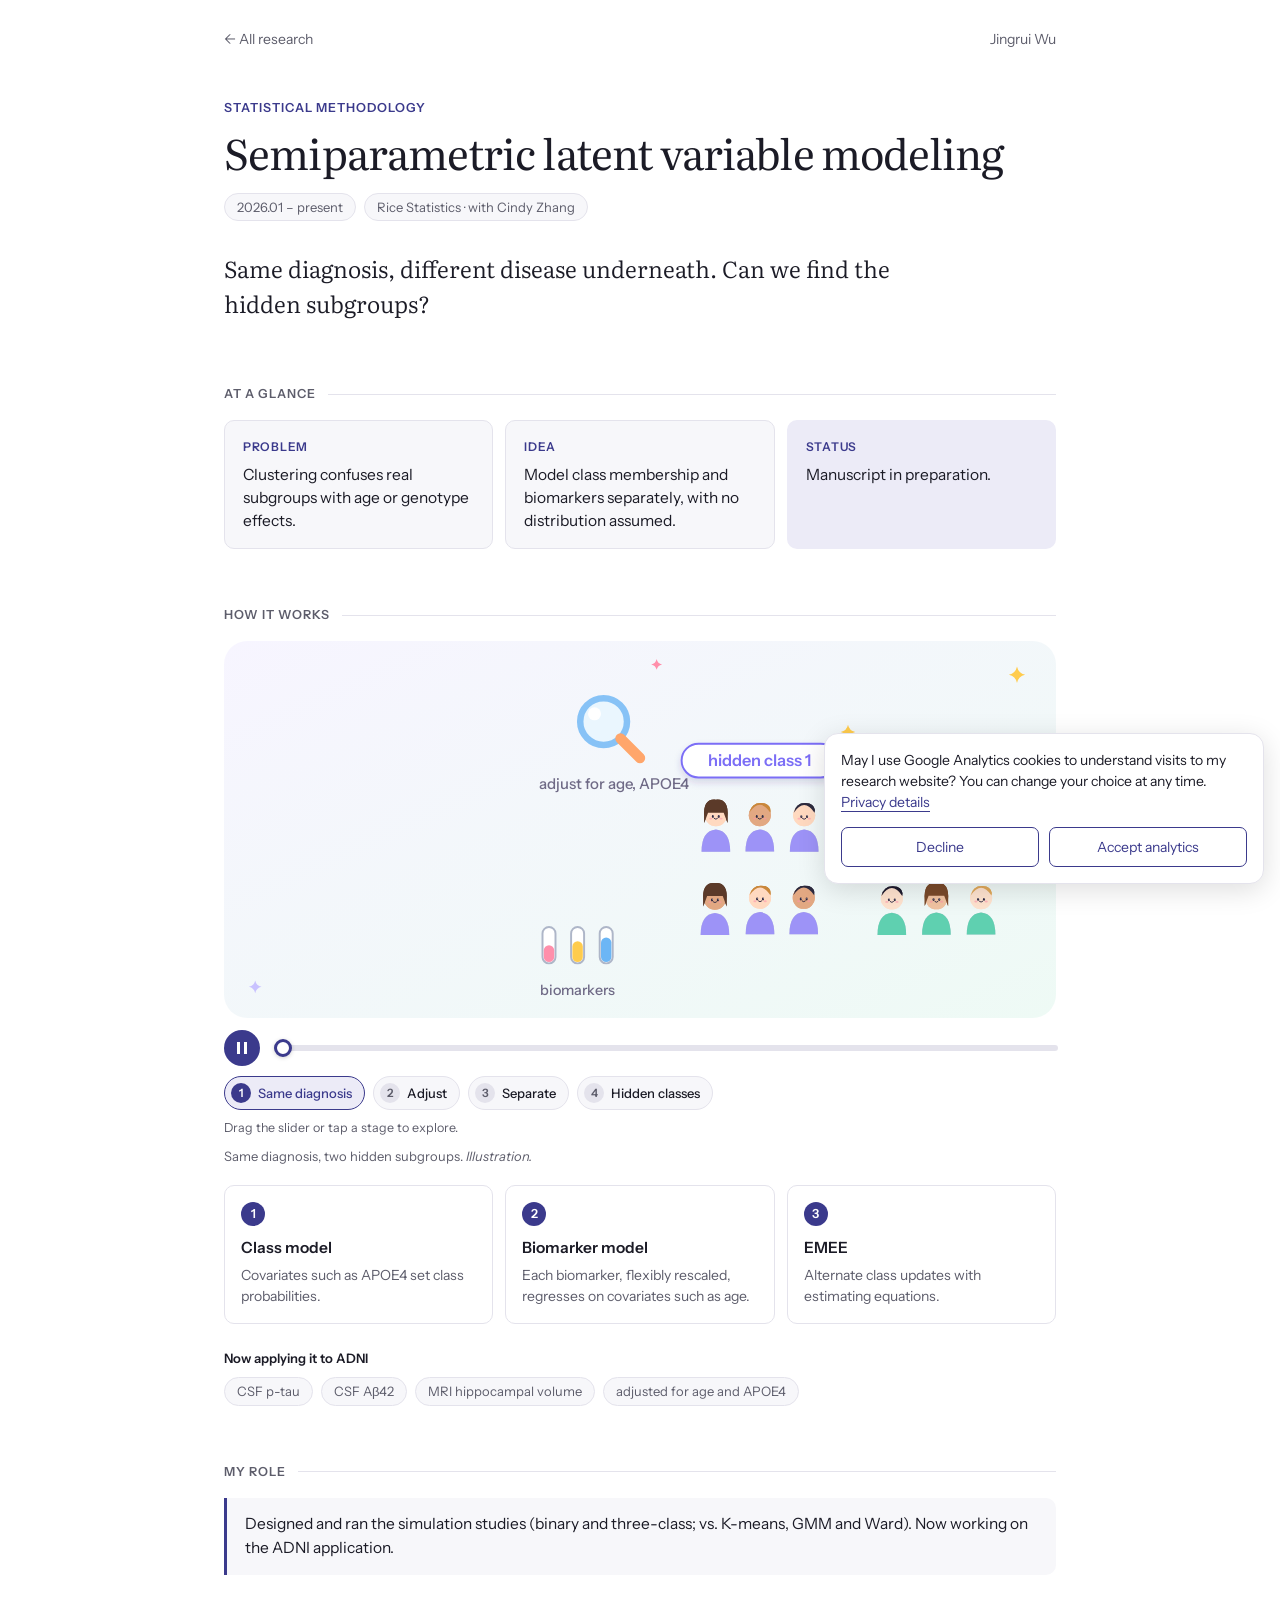
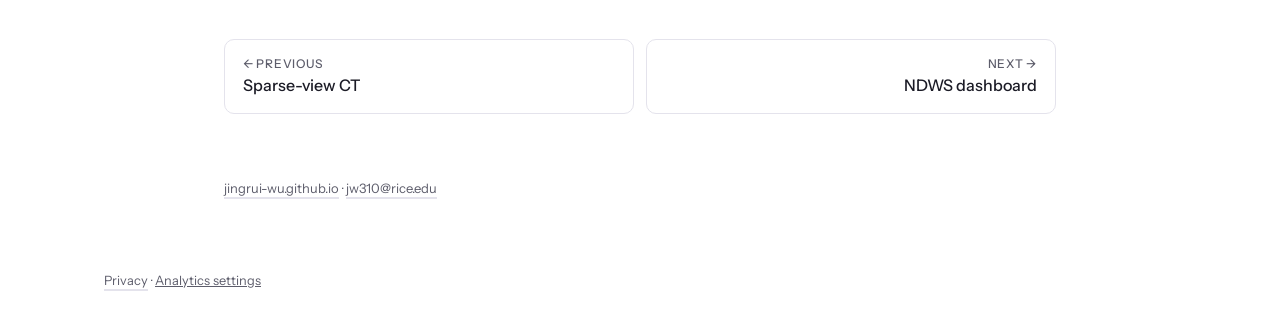
<file: research/latent-classes.html>
<!doctype html>
<html lang="en">
<head>
<meta charset="utf-8">
<meta name="viewport" content="width=device-width, initial-scale=1">
<title>Semiparametric latent variable modeling | Jingrui Wu</title>
<meta name="description" content="Finding hidden patient subgroups from biomarkers, while accounting for age and genetics and without assuming a distribution.">
<meta name="author" content="Jingrui Wu">
<link rel="canonical" href="https://jingrui-wu.github.io/research/latent-classes.html">
<link rel="preconnect" href="https://fonts.googleapis.com">
<link rel="preconnect" href="https://fonts.gstatic.com" crossorigin>
<link href="https://fonts.googleapis.com/css2?family=Literata:ital,opsz,wght@0,7..72,300..700;1,7..72,300..500&family=Instrument+Sans:wght@400;500;600&display=swap" rel="stylesheet">
<link rel="stylesheet" href="../assets/research.css">
<link rel="stylesheet" href="/assets/analytics.css">
<script src="/assets/analytics.js" defer></script>
</head>
<body>
<header class="top"><a href="../index.html#research">&larr; All research</a><a href="../index.html">Jingrui Wu</a></header>
<main class="wrap">

<div class="hero">
<p class="kicker">Statistical methodology</p><h1>Semiparametric latent variable modeling</h1>
<ul class="chips"><li>2026.01 – present</li><li>Rice Statistics · with Cindy Zhang</li></ul>
<p class="lead">Same diagnosis, different disease underneath. Can we find the hidden subgroups?</p></div>
<section class="block "><h2>At a glance</h2><div class="glance"><div class="g"><span class="gl">Problem</span><p>Clustering confuses real subgroups with age or genotype effects.</p></div><div class="g"><span class="gl">Idea</span><p>Model class membership and biomarkers separately, with no distribution assumed.</p></div><div class="g"><span class="gl">Status</span><p>Manuscript in preparation.</p></div></div></section>
<section class="block "><h2>How it works</h2><figure class="diagram" data-stages="[[&quot;Same diagnosis&quot;, 0.2], [&quot;Adjust&quot;, 1.6], [&quot;Separate&quot;, 3.0], [&quot;Hidden classes&quot;, 4.4]]"><svg class="anim cute" viewBox="0 0 640 290" role="img" aria-label="Animation: twelve cartoon patients in grey shirts share a diagnosis; a magnifying glass adjusts for age and APOE4, and they walk into two groups whose shirts turn purple and green: two hidden classes."><defs><radialGradient id="g-purple" cx="35%" cy="30%" r="80%"><stop offset="0" stop-color="#c9c2ff"/><stop offset="1" stop-color="#7b6ef6"/></radialGradient><linearGradient id="l-purple" x1="0" y1="0" x2="0" y2="1"><stop offset="0" stop-color="#c9c2ff"/><stop offset="1" stop-color="#7b6ef6"/></linearGradient><radialGradient id="g-grey" cx="35%" cy="30%" r="80%"><stop offset="0" stop-color="#eef1f6"/><stop offset="1" stop-color="#aeb6c8"/></radialGradient><linearGradient id="l-grey" x1="0" y1="0" x2="0" y2="1"><stop offset="0" stop-color="#eef1f6"/><stop offset="1" stop-color="#aeb6c8"/></linearGradient><radialGradient id="g-mint" cx="35%" cy="30%" r="80%"><stop offset="0" stop-color="#c8f5e8"/><stop offset="1" stop-color="#4fc3a1"/></radialGradient><linearGradient id="l-mint" x1="0" y1="0" x2="0" y2="1"><stop offset="0" stop-color="#c8f5e8"/><stop offset="1" stop-color="#4fc3a1"/></linearGradient><radialGradient id="g-pink" cx="35%" cy="30%" r="80%"><stop offset="0" stop-color="#ffd6e0"/><stop offset="1" stop-color="#ff8fab"/></radialGradient><linearGradient id="l-pink" x1="0" y1="0" x2="0" y2="1"><stop offset="0" stop-color="#ffd6e0"/><stop offset="1" stop-color="#ff8fab"/></linearGradient><radialGradient id="g-sky" cx="35%" cy="30%" r="80%"><stop offset="0" stop-color="#d3ecff"/><stop offset="1" stop-color="#6cb6f5"/></radialGradient><linearGradient id="l-sky" x1="0" y1="0" x2="0" y2="1"><stop offset="0" stop-color="#d3ecff"/><stop offset="1" stop-color="#6cb6f5"/></linearGradient><radialGradient id="g-peach" cx="35%" cy="30%" r="80%"><stop offset="0" stop-color="#ffe0cc"/><stop offset="1" stop-color="#ffa66b"/></radialGradient><linearGradient id="l-peach" x1="0" y1="0" x2="0" y2="1"><stop offset="0" stop-color="#ffe0cc"/><stop offset="1" stop-color="#ffa66b"/></linearGradient><radialGradient id="g-sun" cx="35%" cy="30%" r="80%"><stop offset="0" stop-color="#fff1bf"/><stop offset="1" stop-color="#ffcc4d"/></radialGradient><linearGradient id="l-sun" x1="0" y1="0" x2="0" y2="1"><stop offset="0" stop-color="#fff1bf"/><stop offset="1" stop-color="#ffcc4d"/></linearGradient><radialGradient id="g-blue" cx="35%" cy="30%" r="80%"><stop offset="0" stop-color="#dbe7ff"/><stop offset="1" stop-color="#3b6fe0"/></radialGradient><linearGradient id="l-blue" x1="0" y1="0" x2="0" y2="1"><stop offset="0" stop-color="#dbe7ff"/><stop offset="1" stop-color="#3b6fe0"/></linearGradient><radialGradient id="g-orange" cx="35%" cy="30%" r="80%"><stop offset="0" stop-color="#ffe2c7"/><stop offset="1" stop-color="#ef7d2d"/></radialGradient><linearGradient id="l-orange" x1="0" y1="0" x2="0" y2="1"><stop offset="0" stop-color="#ffe2c7"/><stop offset="1" stop-color="#ef7d2d"/></linearGradient><radialGradient id="g-red" cx="35%" cy="30%" r="80%"><stop offset="0" stop-color="#ffd9d6"/><stop offset="1" stop-color="#e0524f"/></radialGradient><linearGradient id="l-red" x1="0" y1="0" x2="0" y2="1"><stop offset="0" stop-color="#ffd9d6"/><stop offset="1" stop-color="#e0524f"/></linearGradient><radialGradient id="g-green" cx="35%" cy="30%" r="80%"><stop offset="0" stop-color="#d8f1dc"/><stop offset="1" stop-color="#3c9a4f"/></radialGradient><linearGradient id="l-green" x1="0" y1="0" x2="0" y2="1"><stop offset="0" stop-color="#d8f1dc"/><stop offset="1" stop-color="#3c9a4f"/></linearGradient><radialGradient id="g-lilac" cx="35%" cy="30%" r="80%"><stop offset="0" stop-color="#e6defa"/><stop offset="1" stop-color="#8a6fd6"/></radialGradient><linearGradient id="l-lilac" x1="0" y1="0" x2="0" y2="1"><stop offset="0" stop-color="#e6defa"/><stop offset="1" stop-color="#8a6fd6"/></linearGradient><radialGradient id="g-navy" cx="35%" cy="30%" r="80%"><stop offset="0" stop-color="#dfe3f5"/><stop offset="1" stop-color="#25306b"/></radialGradient><linearGradient id="l-navy" x1="0" y1="0" x2="0" y2="1"><stop offset="0" stop-color="#dfe3f5"/><stop offset="1" stop-color="#25306b"/></linearGradient><radialGradient id="g-cream" cx="35%" cy="30%" r="80%"><stop offset="0" stop-color="#fff6e6"/><stop offset="1" stop-color="#e8c98f"/></radialGradient><linearGradient id="l-cream" x1="0" y1="0" x2="0" y2="1"><stop offset="0" stop-color="#fff6e6"/><stop offset="1" stop-color="#e8c98f"/></linearGradient><linearGradient id="bg" x1="0" y1="0" x2="1" y2="1"><stop offset="0" stop-color="#f7f5ff"/><stop offset="1" stop-color="#eefaf5"/></linearGradient><filter id="sh" x="-30%" y="-30%" width="160%" height="170%"><feDropShadow dx="0" dy="3" stdDeviation="3" flood-color="#3b2f80" flood-opacity=".16"/></filter><marker id="ah" viewBox="0 0 10 10" refX="7" refY="5" markerWidth="5" markerHeight="5" orient="auto-start-reverse"><path d="M1 1L9 5L1 9Q3 5 1 1Z" fill="context-stroke"/></marker></defs><g font-family="var(--sans)"><rect x="0" y="0" width="640" height="290" rx="18" fill="url(#bg)"/><path class="twinkle" style="animation-delay:0s" d="M610 19.7 Q611.08 24.92 616.3 26 Q611.08 27.08 610 32.3 Q608.92 27.08 603.7 26 Q608.92 24.92 610 19.7Z" fill="#ffcc4d"/><path class="twinkle" style="animation-delay:1.2s" d="M24 261.1 Q24.84 265.16 28.9 266 Q24.84 266.84 24 270.9 Q23.16 266.84 19.1 266 Q23.16 265.16 24 261.1Z" fill="#c9c2ff"/><path class="twinkle" style="animation-delay:2.1s" d="M332.8 13.8 Q333.52000000000004 17.28 337.0 18 Q333.52000000000004 18.72 332.8 22.2 Q332.08 18.72 328.6 18 Q332.08 17.28 332.8 13.8Z" fill="#ff8fab"/><g class="mv2" style="--dx:317px;--dy:8px"><path d="M50.360480897374345 154.03166034230716 Q50.360480897374345 138.03166034230716 61.360480897374345 137.03166034230716 Q72.36048089737434 138.03166034230716 72.36048089737434 154.03166034230716Z" fill="#c6cbd8"/><circle cx="61.360480897374345" cy="126.03166034230716" r="8.5" fill="#ffd9c0"/><path d="M52.360480897374345 127.03166034230716 Q51.360480897374345 113.03166034230716 61.360480897374345 114.03166034230716 Q71.36048089737434 113.03166034230716 70.36048089737434 127.03166034230716 L70.36048089737434 132.03166034230716 L67.36048089737434 124.03166034230716 L55.360480897374345 124.03166034230716 L52.360480897374345 132.03166034230716Z" fill="#5b3a29"/><ellipse cx="59.1" cy="127.0" rx="0.8" ry="1.1" fill="#2b2540"/><ellipse cx="63.6" cy="127.0" rx="0.8" ry="1.1" fill="#2b2540"/><circle cx="59.4" cy="126.6" r="0.3" fill="#fff"/><circle cx="63.8" cy="126.6" r="0.3" fill="#fff"/><ellipse cx="57.4" cy="128.6" rx="1.2" ry="0.7" fill="#ff8fab" opacity=".55"/><ellipse cx="65.3" cy="128.6" rx="1.2" ry="0.7" fill="#ff8fab" opacity=".55"/><path d="M60.1 128.5 Q61.4 129.8 62.6 128.5" stroke="#2b2540" stroke-width="0.7" fill="none" stroke-linecap="round"/><g class="ap3"><path d="M50.360480897374345 154.03166034230716 Q50.360480897374345 138.03166034230716 61.360480897374345 137.03166034230716 Q72.36048089737434 138.03166034230716 72.36048089737434 154.03166034230716Z" fill="#9d93f7"/><circle cx="61.360480897374345" cy="126.03166034230716" r="8.5" fill="#ffd9c0"/><path d="M52.360480897374345 127.03166034230716 Q51.360480897374345 113.03166034230716 61.360480897374345 114.03166034230716 Q71.36048089737434 113.03166034230716 70.36048089737434 127.03166034230716 L70.36048089737434 132.03166034230716 L67.36048089737434 124.03166034230716 L55.360480897374345 124.03166034230716 L52.360480897374345 132.03166034230716Z" fill="#5b3a29"/><ellipse cx="59.1" cy="127.0" rx="0.8" ry="1.1" fill="#2b2540"/><ellipse cx="63.6" cy="127.0" rx="0.8" ry="1.1" fill="#2b2540"/><circle cx="59.4" cy="126.6" r="0.3" fill="#fff"/><circle cx="63.8" cy="126.6" r="0.3" fill="#fff"/><ellipse cx="57.4" cy="128.6" rx="1.2" ry="0.7" fill="#ff8fab" opacity=".55"/><ellipse cx="65.3" cy="128.6" rx="1.2" ry="0.7" fill="#ff8fab" opacity=".55"/><path d="M60.1 128.5 Q61.4 129.8 62.6 128.5" stroke="#2b2540" stroke-width="0.7" fill="none" stroke-linecap="round"/></g></g><g class="mv2" style="--dx:386px;--dy:5px"><path d="M116.6651509567959 157.01591014485075 Q116.6651509567959 141.01591014485075 127.6651509567959 140.01591014485075 Q138.6651509567959 141.01591014485075 138.6651509567959 157.01591014485075Z" fill="#c6cbd8"/><circle cx="127.6651509567959" cy="129.01591014485075" r="8.5" fill="#f1c3a1"/><path d="M119.6651509567959 127.01591014485075 Q127.6651509567959 115.01591014485075 135.6651509567959 127.01591014485075 Q136.6651509567959 122.01591014485075 131.6651509567959 120.01591014485075 Q121.6651509567959 118.01591014485075 119.6651509567959 127.01591014485075Z" fill="#1f1b2e"/><ellipse cx="125.4" cy="130.0" rx="0.8" ry="1.1" fill="#2b2540"/><ellipse cx="129.9" cy="130.0" rx="0.8" ry="1.1" fill="#2b2540"/><circle cx="125.7" cy="129.6" r="0.3" fill="#fff"/><circle cx="130.1" cy="129.6" r="0.3" fill="#fff"/><ellipse cx="123.7" cy="131.6" rx="1.2" ry="0.7" fill="#ff8fab" opacity=".55"/><ellipse cx="131.6" cy="131.6" rx="1.2" ry="0.7" fill="#ff8fab" opacity=".55"/><path d="M126.4 131.5 Q127.7 132.7 128.9 131.5" stroke="#2b2540" stroke-width="0.7" fill="none" stroke-linecap="round"/><g class="ap3"><path d="M116.6651509567959 157.01591014485075 Q116.6651509567959 141.01591014485075 127.6651509567959 140.01591014485075 Q138.6651509567959 141.01591014485075 138.6651509567959 157.01591014485075Z" fill="#5fd0b0"/><circle cx="127.6651509567959" cy="129.01591014485075" r="8.5" fill="#f1c3a1"/><path d="M119.6651509567959 127.01591014485075 Q127.6651509567959 115.01591014485075 135.6651509567959 127.01591014485075 Q136.6651509567959 122.01591014485075 131.6651509567959 120.01591014485075 Q121.6651509567959 118.01591014485075 119.6651509567959 127.01591014485075Z" fill="#1f1b2e"/><ellipse cx="125.4" cy="130.0" rx="0.8" ry="1.1" fill="#2b2540"/><ellipse cx="129.9" cy="130.0" rx="0.8" ry="1.1" fill="#2b2540"/><circle cx="125.7" cy="129.6" r="0.3" fill="#fff"/><circle cx="130.1" cy="129.6" r="0.3" fill="#fff"/><ellipse cx="123.7" cy="131.6" rx="1.2" ry="0.7" fill="#ff8fab" opacity=".55"/><ellipse cx="131.6" cy="131.6" rx="1.2" ry="0.7" fill="#ff8fab" opacity=".55"/><path d="M126.4 131.5 Q127.7 132.7 128.9 131.5" stroke="#2b2540" stroke-width="0.7" fill="none" stroke-linecap="round"/></g></g><g class="mv2" style="--dx:242px;--dy:1px"><path d="M159.17955043087719 161.0045235149581 Q159.17955043087719 145.0045235149581 170.17955043087719 144.0045235149581 Q181.17955043087719 145.0045235149581 181.17955043087719 161.0045235149581Z" fill="#c6cbd8"/><circle cx="170.17955043087719" cy="133.0045235149581" r="8.5" fill="#e2a882"/><path d="M162.17955043087719 131.0045235149581 Q170.17955043087719 119.0045235149581 178.17955043087719 131.0045235149581 Q179.17955043087719 126.0045235149581 174.17955043087719 124.0045235149581 Q164.17955043087719 122.0045235149581 162.17955043087719 131.0045235149581Z" fill="#c9873b"/><ellipse cx="167.9" cy="134.0" rx="0.8" ry="1.1" fill="#2b2540"/><ellipse cx="172.4" cy="134.0" rx="0.8" ry="1.1" fill="#2b2540"/><circle cx="168.2" cy="133.6" r="0.3" fill="#fff"/><circle cx="172.7" cy="133.6" r="0.3" fill="#fff"/><ellipse cx="166.2" cy="135.6" rx="1.2" ry="0.7" fill="#ff8fab" opacity=".55"/><ellipse cx="174.1" cy="135.6" rx="1.2" ry="0.7" fill="#ff8fab" opacity=".55"/><path d="M168.9 135.5 Q170.2 136.7 171.4 135.5" stroke="#2b2540" stroke-width="0.7" fill="none" stroke-linecap="round"/><g class="ap3"><path d="M159.17955043087719 161.0045235149581 Q159.17955043087719 145.0045235149581 170.17955043087719 144.0045235149581 Q181.17955043087719 145.0045235149581 181.17955043087719 161.0045235149581Z" fill="#9d93f7"/><circle cx="170.17955043087719" cy="133.0045235149581" r="8.5" fill="#e2a882"/><path d="M162.17955043087719 131.0045235149581 Q170.17955043087719 119.0045235149581 178.17955043087719 131.0045235149581 Q179.17955043087719 126.0045235149581 174.17955043087719 124.0045235149581 Q164.17955043087719 122.0045235149581 162.17955043087719 131.0045235149581Z" fill="#c9873b"/><ellipse cx="167.9" cy="134.0" rx="0.8" ry="1.1" fill="#2b2540"/><ellipse cx="172.4" cy="134.0" rx="0.8" ry="1.1" fill="#2b2540"/><circle cx="168.2" cy="133.6" r="0.3" fill="#fff"/><circle cx="172.7" cy="133.6" r="0.3" fill="#fff"/><ellipse cx="166.2" cy="135.6" rx="1.2" ry="0.7" fill="#ff8fab" opacity=".55"/><ellipse cx="174.1" cy="135.6" rx="1.2" ry="0.7" fill="#ff8fab" opacity=".55"/><path d="M168.9 135.5 Q170.2 136.7 171.4 135.5" stroke="#2b2540" stroke-width="0.7" fill="none" stroke-linecap="round"/></g></g><g class="mv2" style="--dx:453px;--dy:-64px"><path d="M84.14400432578917 226.2747563142806 Q84.14400432578917 210.2747563142806 95.14400432578917 209.2747563142806 Q106.14400432578917 210.2747563142806 106.14400432578917 226.2747563142806Z" fill="#c6cbd8"/><circle cx="95.14400432578917" cy="198.2747563142806" r="8.5" fill="#ffe3cf"/><path d="M86.14400432578917 199.2747563142806 Q85.14400432578917 185.2747563142806 95.14400432578917 186.2747563142806 Q105.14400432578917 185.2747563142806 104.14400432578917 199.2747563142806 L104.14400432578917 204.2747563142806 L101.14400432578917 196.2747563142806 L89.14400432578917 196.2747563142806 L86.14400432578917 204.2747563142806Z" fill="#7a4a2a"/><ellipse cx="92.9" cy="199.3" rx="0.8" ry="1.1" fill="#2b2540"/><ellipse cx="97.4" cy="199.3" rx="0.8" ry="1.1" fill="#2b2540"/><circle cx="93.2" cy="198.8" r="0.3" fill="#fff"/><circle cx="97.6" cy="198.8" r="0.3" fill="#fff"/><ellipse cx="91.2" cy="200.9" rx="1.2" ry="0.7" fill="#ff8fab" opacity=".55"/><ellipse cx="99.1" cy="200.9" rx="1.2" ry="0.7" fill="#ff8fab" opacity=".55"/><path d="M93.9 200.8 Q95.1 202.0 96.4 200.8" stroke="#2b2540" stroke-width="0.7" fill="none" stroke-linecap="round"/><g class="ap3"><path d="M84.14400432578917 226.2747563142806 Q84.14400432578917 210.2747563142806 95.14400432578917 209.2747563142806 Q106.14400432578917 210.2747563142806 106.14400432578917 226.2747563142806Z" fill="#5fd0b0"/><circle cx="95.14400432578917" cy="198.2747563142806" r="8.5" fill="#ffe3cf"/><path d="M86.14400432578917 199.2747563142806 Q85.14400432578917 185.2747563142806 95.14400432578917 186.2747563142806 Q105.14400432578917 185.2747563142806 104.14400432578917 199.2747563142806 L104.14400432578917 204.2747563142806 L101.14400432578917 196.2747563142806 L89.14400432578917 196.2747563142806 L86.14400432578917 204.2747563142806Z" fill="#7a4a2a"/><ellipse cx="92.9" cy="199.3" rx="0.8" ry="1.1" fill="#2b2540"/><ellipse cx="97.4" cy="199.3" rx="0.8" ry="1.1" fill="#2b2540"/><circle cx="93.2" cy="198.8" r="0.3" fill="#fff"/><circle cx="97.6" cy="198.8" r="0.3" fill="#fff"/><ellipse cx="91.2" cy="200.9" rx="1.2" ry="0.7" fill="#ff8fab" opacity=".55"/><ellipse cx="99.1" cy="200.9" rx="1.2" ry="0.7" fill="#ff8fab" opacity=".55"/><path d="M93.9 200.8 Q95.1 202.0 96.4 200.8" stroke="#2b2540" stroke-width="0.7" fill="none" stroke-linecap="round"/></g></g><g class="mv2" style="--dx:311px;--dy:-63px"><path d="M124.2892004877842 225.06652346702325 Q124.2892004877842 209.06652346702325 135.2892004877842 208.06652346702325 Q146.2892004877842 209.06652346702325 146.2892004877842 225.06652346702325Z" fill="#c6cbd8"/><circle cx="135.2892004877842" cy="197.06652346702325" r="8.5" fill="#ffd9c0"/><path d="M127.2892004877842 195.06652346702325 Q135.2892004877842 183.06652346702325 143.2892004877842 195.06652346702325 Q144.2892004877842 190.06652346702325 139.2892004877842 188.06652346702325 Q129.2892004877842 186.06652346702325 127.2892004877842 195.06652346702325Z" fill="#2d2a3e"/><ellipse cx="133.1" cy="198.1" rx="0.8" ry="1.1" fill="#2b2540"/><ellipse cx="137.5" cy="198.1" rx="0.8" ry="1.1" fill="#2b2540"/><circle cx="133.3" cy="197.6" r="0.3" fill="#fff"/><circle cx="137.8" cy="197.6" r="0.3" fill="#fff"/><ellipse cx="131.3" cy="199.7" rx="1.2" ry="0.7" fill="#ff8fab" opacity=".55"/><ellipse cx="139.3" cy="199.7" rx="1.2" ry="0.7" fill="#ff8fab" opacity=".55"/><path d="M134.0 199.6 Q135.3 200.8 136.5 199.6" stroke="#2b2540" stroke-width="0.7" fill="none" stroke-linecap="round"/><g class="ap3"><path d="M124.2892004877842 225.06652346702325 Q124.2892004877842 209.06652346702325 135.2892004877842 208.06652346702325 Q146.2892004877842 209.06652346702325 146.2892004877842 225.06652346702325Z" fill="#9d93f7"/><circle cx="135.2892004877842" cy="197.06652346702325" r="8.5" fill="#ffd9c0"/><path d="M127.2892004877842 195.06652346702325 Q135.2892004877842 183.06652346702325 143.2892004877842 195.06652346702325 Q144.2892004877842 190.06652346702325 139.2892004877842 188.06652346702325 Q129.2892004877842 186.06652346702325 127.2892004877842 195.06652346702325Z" fill="#2d2a3e"/><ellipse cx="133.1" cy="198.1" rx="0.8" ry="1.1" fill="#2b2540"/><ellipse cx="137.5" cy="198.1" rx="0.8" ry="1.1" fill="#2b2540"/><circle cx="133.3" cy="197.6" r="0.3" fill="#fff"/><circle cx="137.8" cy="197.6" r="0.3" fill="#fff"/><ellipse cx="131.3" cy="199.7" rx="1.2" ry="0.7" fill="#ff8fab" opacity=".55"/><ellipse cx="139.3" cy="199.7" rx="1.2" ry="0.7" fill="#ff8fab" opacity=".55"/><path d="M134.0 199.6 Q135.3 200.8 136.5 199.6" stroke="#2b2540" stroke-width="0.7" fill="none" stroke-linecap="round"/></g></g><g class="mv2" style="--dx:384px;--dy:-61px"><path d="M187.09849957299537 223.2697560241313 Q187.09849957299537 207.2697560241313 198.09849957299537 206.2697560241313 Q209.09849957299537 207.2697560241313 209.09849957299537 223.2697560241313Z" fill="#c6cbd8"/><circle cx="198.09849957299537" cy="195.2697560241313" r="8.5" fill="#f1c3a1"/><path d="M190.09849957299537 193.2697560241313 Q198.09849957299537 181.2697560241313 206.09849957299537 193.2697560241313 Q207.09849957299537 188.2697560241313 202.09849957299537 186.2697560241313 Q192.09849957299537 184.2697560241313 190.09849957299537 193.2697560241313Z" fill="#e0a95b"/><ellipse cx="195.9" cy="196.3" rx="0.8" ry="1.1" fill="#2b2540"/><ellipse cx="200.3" cy="196.3" rx="0.8" ry="1.1" fill="#2b2540"/><circle cx="196.1" cy="195.8" r="0.3" fill="#fff"/><circle cx="200.6" cy="195.8" r="0.3" fill="#fff"/><ellipse cx="194.1" cy="197.9" rx="1.2" ry="0.7" fill="#ff8fab" opacity=".55"/><ellipse cx="202.1" cy="197.9" rx="1.2" ry="0.7" fill="#ff8fab" opacity=".55"/><path d="M196.9 197.8 Q198.1 199.0 199.3 197.8" stroke="#2b2540" stroke-width="0.7" fill="none" stroke-linecap="round"/><g class="ap3"><path d="M187.09849957299537 223.2697560241313 Q187.09849957299537 207.2697560241313 198.09849957299537 206.2697560241313 Q209.09849957299537 207.2697560241313 209.09849957299537 223.2697560241313Z" fill="#5fd0b0"/><circle cx="198.09849957299537" cy="195.2697560241313" r="8.5" fill="#f1c3a1"/><path d="M190.09849957299537 193.2697560241313 Q198.09849957299537 181.2697560241313 206.09849957299537 193.2697560241313 Q207.09849957299537 188.2697560241313 202.09849957299537 186.2697560241313 Q192.09849957299537 184.2697560241313 190.09849957299537 193.2697560241313Z" fill="#e0a95b"/><ellipse cx="195.9" cy="196.3" rx="0.8" ry="1.1" fill="#2b2540"/><ellipse cx="200.3" cy="196.3" rx="0.8" ry="1.1" fill="#2b2540"/><circle cx="196.1" cy="195.8" r="0.3" fill="#fff"/><circle cx="200.6" cy="195.8" r="0.3" fill="#fff"/><ellipse cx="194.1" cy="197.9" rx="1.2" ry="0.7" fill="#ff8fab" opacity=".55"/><ellipse cx="202.1" cy="197.9" rx="1.2" ry="0.7" fill="#ff8fab" opacity=".55"/><path d="M196.9 197.8 Q198.1 199.0 199.3 197.8" stroke="#2b2540" stroke-width="0.7" fill="none" stroke-linecap="round"/></g></g><g class="mv2" style="--dx:175px;--dy:71px"><path d="M191.65162602505438 155.21928175690317 Q191.65162602505438 139.21928175690317 202.65162602505438 138.21928175690317 Q213.65162602505438 139.21928175690317 213.65162602505438 155.21928175690317Z" fill="#c6cbd8"/><circle cx="202.65162602505438" cy="127.21928175690317" r="8.5" fill="#e2a882"/><path d="M193.65162602505438 128.21928175690317 Q192.65162602505438 114.21928175690317 202.65162602505438 115.21928175690317 Q212.65162602505438 114.21928175690317 211.65162602505438 128.21928175690317 L211.65162602505438 133.21928175690317 L208.65162602505438 125.21928175690317 L196.65162602505438 125.21928175690317 L193.65162602505438 133.21928175690317Z" fill="#5b3a29"/><ellipse cx="200.4" cy="128.2" rx="0.8" ry="1.1" fill="#2b2540"/><ellipse cx="204.9" cy="128.2" rx="0.8" ry="1.1" fill="#2b2540"/><circle cx="200.7" cy="127.8" r="0.3" fill="#fff"/><circle cx="205.1" cy="127.8" r="0.3" fill="#fff"/><ellipse cx="198.7" cy="129.8" rx="1.2" ry="0.7" fill="#ff8fab" opacity=".55"/><ellipse cx="206.6" cy="129.8" rx="1.2" ry="0.7" fill="#ff8fab" opacity=".55"/><path d="M201.4 129.7 Q202.7 130.9 203.9 129.7" stroke="#2b2540" stroke-width="0.7" fill="none" stroke-linecap="round"/><g class="ap3"><path d="M191.65162602505438 155.21928175690317 Q191.65162602505438 139.21928175690317 202.65162602505438 138.21928175690317 Q213.65162602505438 139.21928175690317 213.65162602505438 155.21928175690317Z" fill="#9d93f7"/><circle cx="202.65162602505438" cy="127.21928175690317" r="8.5" fill="#e2a882"/><path d="M193.65162602505438 128.21928175690317 Q192.65162602505438 114.21928175690317 202.65162602505438 115.21928175690317 Q212.65162602505438 114.21928175690317 211.65162602505438 128.21928175690317 L211.65162602505438 133.21928175690317 L208.65162602505438 125.21928175690317 L196.65162602505438 125.21928175690317 L193.65162602505438 133.21928175690317Z" fill="#5b3a29"/><ellipse cx="200.4" cy="128.2" rx="0.8" ry="1.1" fill="#2b2540"/><ellipse cx="204.9" cy="128.2" rx="0.8" ry="1.1" fill="#2b2540"/><circle cx="200.7" cy="127.8" r="0.3" fill="#fff"/><circle cx="205.1" cy="127.8" r="0.3" fill="#fff"/><ellipse cx="198.7" cy="129.8" rx="1.2" ry="0.7" fill="#ff8fab" opacity=".55"/><ellipse cx="206.6" cy="129.8" rx="1.2" ry="0.7" fill="#ff8fab" opacity=".55"/><path d="M201.4 129.7 Q202.7 130.9 203.9 129.7" stroke="#2b2540" stroke-width="0.7" fill="none" stroke-linecap="round"/></g></g><g class="mv2" style="--dx:453px;--dy:8px"><path d="M49.72664529285369 218.0618329243153 Q49.72664529285369 202.0618329243153 60.72664529285369 201.0618329243153 Q71.72664529285369 202.0618329243153 71.72664529285369 218.0618329243153Z" fill="#c6cbd8"/><circle cx="60.72664529285369" cy="190.0618329243153" r="8.5" fill="#ffe3cf"/><path d="M52.72664529285369 188.0618329243153 Q60.72664529285369 176.0618329243153 68.72664529285369 188.0618329243153 Q69.72664529285369 183.0618329243153 64.72664529285369 181.0618329243153 Q54.72664529285369 179.0618329243153 52.72664529285369 188.0618329243153Z" fill="#1f1b2e"/><ellipse cx="58.5" cy="191.1" rx="0.8" ry="1.1" fill="#2b2540"/><ellipse cx="63.0" cy="191.1" rx="0.8" ry="1.1" fill="#2b2540"/><circle cx="58.7" cy="190.6" r="0.3" fill="#fff"/><circle cx="63.2" cy="190.6" r="0.3" fill="#fff"/><ellipse cx="56.8" cy="192.7" rx="1.2" ry="0.7" fill="#ff8fab" opacity=".55"/><ellipse cx="64.7" cy="192.7" rx="1.2" ry="0.7" fill="#ff8fab" opacity=".55"/><path d="M59.5 192.5 Q60.7 193.8 62.0 192.5" stroke="#2b2540" stroke-width="0.7" fill="none" stroke-linecap="round"/><g class="ap3"><path d="M49.72664529285369 218.0618329243153 Q49.72664529285369 202.0618329243153 60.72664529285369 201.0618329243153 Q71.72664529285369 202.0618329243153 71.72664529285369 218.0618329243153Z" fill="#5fd0b0"/><circle cx="60.72664529285369" cy="190.0618329243153" r="8.5" fill="#ffe3cf"/><path d="M52.72664529285369 188.0618329243153 Q60.72664529285369 176.0618329243153 68.72664529285369 188.0618329243153 Q69.72664529285369 183.0618329243153 64.72664529285369 181.0618329243153 Q54.72664529285369 179.0618329243153 52.72664529285369 188.0618329243153Z" fill="#1f1b2e"/><ellipse cx="58.5" cy="191.1" rx="0.8" ry="1.1" fill="#2b2540"/><ellipse cx="63.0" cy="191.1" rx="0.8" ry="1.1" fill="#2b2540"/><circle cx="58.7" cy="190.6" r="0.3" fill="#fff"/><circle cx="63.2" cy="190.6" r="0.3" fill="#fff"/><ellipse cx="56.8" cy="192.7" rx="1.2" ry="0.7" fill="#ff8fab" opacity=".55"/><ellipse cx="64.7" cy="192.7" rx="1.2" ry="0.7" fill="#ff8fab" opacity=".55"/><path d="M59.5 192.5 Q60.7 193.8 62.0 192.5" stroke="#2b2540" stroke-width="0.7" fill="none" stroke-linecap="round"/></g></g><g class="mv2" style="--dx:176px;--dy:0px"><path d="M225.31894708878718 225.54648357991348 Q225.31894708878718 209.54648357991348 236.31894708878718 208.54648357991348 Q247.31894708878718 209.54648357991348 247.31894708878718 225.54648357991348Z" fill="#c6cbd8"/><circle cx="236.31894708878718" cy="197.54648357991348" r="8.5" fill="#ffd9c0"/><path d="M228.31894708878718 195.54648357991348 Q236.31894708878718 183.54648357991348 244.31894708878718 195.54648357991348 Q245.31894708878718 190.54648357991348 240.31894708878718 188.54648357991348 Q230.31894708878718 186.54648357991348 228.31894708878718 195.54648357991348Z" fill="#c9873b"/><ellipse cx="234.1" cy="198.5" rx="0.8" ry="1.1" fill="#2b2540"/><ellipse cx="238.6" cy="198.5" rx="0.8" ry="1.1" fill="#2b2540"/><circle cx="234.3" cy="198.1" r="0.3" fill="#fff"/><circle cx="238.8" cy="198.1" r="0.3" fill="#fff"/><ellipse cx="232.4" cy="200.2" rx="1.2" ry="0.7" fill="#ff8fab" opacity=".55"/><ellipse cx="240.3" cy="200.2" rx="1.2" ry="0.7" fill="#ff8fab" opacity=".55"/><path d="M235.1 200.0 Q236.3 201.3 237.6 200.0" stroke="#2b2540" stroke-width="0.7" fill="none" stroke-linecap="round"/><g class="ap3"><path d="M225.31894708878718 225.54648357991348 Q225.31894708878718 209.54648357991348 236.31894708878718 208.54648357991348 Q247.31894708878718 209.54648357991348 247.31894708878718 225.54648357991348Z" fill="#9d93f7"/><circle cx="236.31894708878718" cy="197.54648357991348" r="8.5" fill="#ffd9c0"/><path d="M228.31894708878718 195.54648357991348 Q236.31894708878718 183.54648357991348 244.31894708878718 195.54648357991348 Q245.31894708878718 190.54648357991348 240.31894708878718 188.54648357991348 Q230.31894708878718 186.54648357991348 228.31894708878718 195.54648357991348Z" fill="#c9873b"/><ellipse cx="234.1" cy="198.5" rx="0.8" ry="1.1" fill="#2b2540"/><ellipse cx="238.6" cy="198.5" rx="0.8" ry="1.1" fill="#2b2540"/><circle cx="234.3" cy="198.1" r="0.3" fill="#fff"/><circle cx="238.8" cy="198.1" r="0.3" fill="#fff"/><ellipse cx="232.4" cy="200.2" rx="1.2" ry="0.7" fill="#ff8fab" opacity=".55"/><ellipse cx="240.3" cy="200.2" rx="1.2" ry="0.7" fill="#ff8fab" opacity=".55"/><path d="M235.1 200.0 Q236.3 201.3 237.6 200.0" stroke="#2b2540" stroke-width="0.7" fill="none" stroke-linecap="round"/></g></g><g class="mv2" style="--dx:379px;--dy:7px"><path d="M158.00447838542965 218.9343561801924 Q158.00447838542965 202.9343561801924 169.00447838542965 201.9343561801924 Q180.00447838542965 202.9343561801924 180.00447838542965 218.9343561801924Z" fill="#c6cbd8"/><circle cx="169.00447838542965" cy="190.9343561801924" r="8.5" fill="#f1c3a1"/><path d="M160.00447838542965 191.9343561801924 Q159.00447838542965 177.9343561801924 169.00447838542965 178.9343561801924 Q179.00447838542965 177.9343561801924 178.00447838542965 191.9343561801924 L178.00447838542965 196.9343561801924 L175.00447838542965 188.9343561801924 L163.00447838542965 188.9343561801924 L160.00447838542965 196.9343561801924Z" fill="#7a4a2a"/><ellipse cx="166.8" cy="191.9" rx="0.8" ry="1.1" fill="#2b2540"/><ellipse cx="171.2" cy="191.9" rx="0.8" ry="1.1" fill="#2b2540"/><circle cx="167.0" cy="191.5" r="0.3" fill="#fff"/><circle cx="171.5" cy="191.5" r="0.3" fill="#fff"/><ellipse cx="165.0" cy="193.5" rx="1.2" ry="0.7" fill="#ff8fab" opacity=".55"/><ellipse cx="173.0" cy="193.5" rx="1.2" ry="0.7" fill="#ff8fab" opacity=".55"/><path d="M167.8 193.4 Q169.0 194.7 170.2 193.4" stroke="#2b2540" stroke-width="0.7" fill="none" stroke-linecap="round"/><g class="ap3"><path d="M158.00447838542965 218.9343561801924 Q158.00447838542965 202.9343561801924 169.00447838542965 201.9343561801924 Q180.00447838542965 202.9343561801924 180.00447838542965 218.9343561801924Z" fill="#5fd0b0"/><circle cx="169.00447838542965" cy="190.9343561801924" r="8.5" fill="#f1c3a1"/><path d="M160.00447838542965 191.9343561801924 Q159.00447838542965 177.9343561801924 169.00447838542965 178.9343561801924 Q179.00447838542965 177.9343561801924 178.00447838542965 191.9343561801924 L178.00447838542965 196.9343561801924 L175.00447838542965 188.9343561801924 L163.00447838542965 188.9343561801924 L160.00447838542965 196.9343561801924Z" fill="#7a4a2a"/><ellipse cx="166.8" cy="191.9" rx="0.8" ry="1.1" fill="#2b2540"/><ellipse cx="171.2" cy="191.9" rx="0.8" ry="1.1" fill="#2b2540"/><circle cx="167.0" cy="191.5" r="0.3" fill="#fff"/><circle cx="171.5" cy="191.5" r="0.3" fill="#fff"/><ellipse cx="165.0" cy="193.5" rx="1.2" ry="0.7" fill="#ff8fab" opacity=".55"/><ellipse cx="173.0" cy="193.5" rx="1.2" ry="0.7" fill="#ff8fab" opacity=".55"/><path d="M167.8 193.4 Q169.0 194.7 170.2 193.4" stroke="#2b2540" stroke-width="0.7" fill="none" stroke-linecap="round"/></g></g><g class="mv2" style="--dx:349px;--dy:71px"><path d="M85.96058242610681 154.5497227080241 Q85.96058242610681 138.5497227080241 96.96058242610681 137.5497227080241 Q107.96058242610681 138.5497227080241 107.96058242610681 154.5497227080241Z" fill="#c6cbd8"/><circle cx="96.96058242610681" cy="126.54972270802409" r="8.5" fill="#e2a882"/><path d="M88.96058242610681 124.54972270802409 Q96.96058242610681 112.54972270802409 104.96058242610681 124.54972270802409 Q105.96058242610681 119.54972270802409 100.96058242610681 117.54972270802409 Q90.96058242610681 115.54972270802409 88.96058242610681 124.54972270802409Z" fill="#2d2a3e"/><ellipse cx="94.7" cy="127.5" rx="0.8" ry="1.1" fill="#2b2540"/><ellipse cx="99.2" cy="127.5" rx="0.8" ry="1.1" fill="#2b2540"/><circle cx="95.0" cy="127.1" r="0.3" fill="#fff"/><circle cx="99.4" cy="127.1" r="0.3" fill="#fff"/><ellipse cx="93.0" cy="129.2" rx="1.2" ry="0.7" fill="#ff8fab" opacity=".55"/><ellipse cx="100.9" cy="129.2" rx="1.2" ry="0.7" fill="#ff8fab" opacity=".55"/><path d="M95.7 129.0 Q97.0 130.3 98.2 129.0" stroke="#2b2540" stroke-width="0.7" fill="none" stroke-linecap="round"/><g class="ap3"><path d="M85.96058242610681 154.5497227080241 Q85.96058242610681 138.5497227080241 96.96058242610681 137.5497227080241 Q107.96058242610681 138.5497227080241 107.96058242610681 154.5497227080241Z" fill="#9d93f7"/><circle cx="96.96058242610681" cy="126.54972270802409" r="8.5" fill="#e2a882"/><path d="M88.96058242610681 124.54972270802409 Q96.96058242610681 112.54972270802409 104.96058242610681 124.54972270802409 Q105.96058242610681 119.54972270802409 100.96058242610681 117.54972270802409 Q90.96058242610681 115.54972270802409 88.96058242610681 124.54972270802409Z" fill="#2d2a3e"/><ellipse cx="94.7" cy="127.5" rx="0.8" ry="1.1" fill="#2b2540"/><ellipse cx="99.2" cy="127.5" rx="0.8" ry="1.1" fill="#2b2540"/><circle cx="95.0" cy="127.1" r="0.3" fill="#fff"/><circle cx="99.4" cy="127.1" r="0.3" fill="#fff"/><ellipse cx="93.0" cy="129.2" rx="1.2" ry="0.7" fill="#ff8fab" opacity=".55"/><ellipse cx="100.9" cy="129.2" rx="1.2" ry="0.7" fill="#ff8fab" opacity=".55"/><path d="M95.7 129.0 Q97.0 130.3 98.2 129.0" stroke="#2b2540" stroke-width="0.7" fill="none" stroke-linecap="round"/></g></g><g class="mv2" style="--dx:348px;--dy:70px"><path d="M223.36680008174812 155.7668264344145 Q223.36680008174812 139.7668264344145 234.36680008174812 138.7668264344145 Q245.36680008174812 139.7668264344145 245.36680008174812 155.7668264344145Z" fill="#c6cbd8"/><circle cx="234.36680008174812" cy="127.7668264344145" r="8.5" fill="#ffe3cf"/><path d="M226.36680008174812 125.7668264344145 Q234.36680008174812 113.7668264344145 242.36680008174812 125.7668264344145 Q243.36680008174812 120.7668264344145 238.36680008174812 118.7668264344145 Q228.36680008174812 116.7668264344145 226.36680008174812 125.7668264344145Z" fill="#e0a95b"/><ellipse cx="232.1" cy="128.8" rx="0.8" ry="1.1" fill="#2b2540"/><ellipse cx="236.6" cy="128.8" rx="0.8" ry="1.1" fill="#2b2540"/><circle cx="232.4" cy="128.3" r="0.3" fill="#fff"/><circle cx="236.8" cy="128.3" r="0.3" fill="#fff"/><ellipse cx="230.4" cy="130.4" rx="1.2" ry="0.7" fill="#ff8fab" opacity=".55"/><ellipse cx="238.3" cy="130.4" rx="1.2" ry="0.7" fill="#ff8fab" opacity=".55"/><path d="M233.1 130.3 Q234.4 131.5 235.6 130.3" stroke="#2b2540" stroke-width="0.7" fill="none" stroke-linecap="round"/><g class="ap3"><path d="M223.36680008174812 155.7668264344145 Q223.36680008174812 139.7668264344145 234.36680008174812 138.7668264344145 Q245.36680008174812 139.7668264344145 245.36680008174812 155.7668264344145Z" fill="#5fd0b0"/><circle cx="234.36680008174812" cy="127.7668264344145" r="8.5" fill="#ffe3cf"/><path d="M226.36680008174812 125.7668264344145 Q234.36680008174812 113.7668264344145 242.36680008174812 125.7668264344145 Q243.36680008174812 120.7668264344145 238.36680008174812 118.7668264344145 Q228.36680008174812 116.7668264344145 226.36680008174812 125.7668264344145Z" fill="#e0a95b"/><ellipse cx="232.1" cy="128.8" rx="0.8" ry="1.1" fill="#2b2540"/><ellipse cx="236.6" cy="128.8" rx="0.8" ry="1.1" fill="#2b2540"/><circle cx="232.4" cy="128.3" r="0.3" fill="#fff"/><circle cx="236.8" cy="128.3" r="0.3" fill="#fff"/><ellipse cx="230.4" cy="130.4" rx="1.2" ry="0.7" fill="#ff8fab" opacity=".55"/><ellipse cx="238.3" cy="130.4" rx="1.2" ry="0.7" fill="#ff8fab" opacity=".55"/><path d="M233.1 130.3 Q234.4 131.5 235.6 130.3" stroke="#2b2540" stroke-width="0.7" fill="none" stroke-linecap="round"/></g></g><g class="fo2"><g filter="url(#sh)"><rect x="86.0" y="51" width="128.0" height="26" rx="13" fill="#fff" stroke="#aeb6c8" stroke-width="1.5"/><text x="150" y="68.5" text-anchor="middle" font-size="12.5" font-weight="600" fill="#aeb6c8">same diagnosis</text></g></g><g class="ap1 sway" style="transform-origin:300px 80px"><circle cx="292" cy="62" r="18" fill="#e8f6ff" opacity=".8" stroke="#6cb6f5" stroke-width="5"/><line x1="305" y1="75" x2="320" y2="90" stroke="#ffa66b" stroke-width="8" stroke-linecap="round"/><circle cx="285" cy="56" r="5" fill="#fff"/></g><g class="ap1"><text x="300" y="114" text-anchor="middle" font-size="11.5" font-weight="500" fill="#6f6a86">adjust for age, APOE4</text></g><g class="ap1"><g transform="translate(250 236)"><rect x="-5" y="-16" width="10" height="28" rx="5" fill="#fff" stroke="#aeb6c8" stroke-width="1.5"/><rect x="-4" y="-2" width="8" height="13" rx="4" fill="#ff8fab"/></g><g transform="translate(272 236)"><rect x="-5" y="-16" width="10" height="28" rx="5" fill="#fff" stroke="#aeb6c8" stroke-width="1.5"/><rect x="-4" y="-5" width="8" height="16" rx="4" fill="#ffcc4d"/></g><g transform="translate(294 236)"><rect x="-5" y="-16" width="10" height="28" rx="5" fill="#fff" stroke="#aeb6c8" stroke-width="1.5"/><rect x="-4" y="-8" width="8" height="19" rx="4" fill="#6cb6f5"/></g><text x="272" y="272" text-anchor="middle" font-size="11" font-weight="500" fill="#6f6a86">biomarkers</text></g><g class="ap3"><g filter="url(#sh)"><rect x="352.0" y="79" width="120.0" height="26" rx="13" fill="#fff" stroke="#7b6ef6" stroke-width="1.5"/><text x="412" y="96.5" text-anchor="middle" font-size="12.5" font-weight="600" fill="#7b6ef6">hidden class 1</text></g><g filter="url(#sh)"><rect x="488.0" y="79" width="120.0" height="26" rx="13" fill="#fff" stroke="#4fc3a1" stroke-width="1.5"/><text x="548" y="96.5" text-anchor="middle" font-size="12.5" font-weight="600" fill="#4fc3a1">hidden class 2</text></g><path class="twinkle" style="animation-delay:0s" d="M480 64.4 Q480.96 69.04 485.6 70 Q480.96 70.96 480 75.6 Q479.04 70.96 474.4 70 Q479.04 69.04 480 64.4Z" fill="#ffcc4d"/></g></g></svg><figcaption>Same diagnosis, two hidden subgroups. <i>Illustration.</i></figcaption></figure><ol class="steps"><li><span class="n">1</span><b>Class model</b><span>Covariates such as APOE4 set class probabilities.</span></li><li><span class="n">2</span><b>Biomarker model</b><span>Each biomarker, flexibly rescaled, regresses on covariates such as age.</span></li><li><span class="n">3</span><b>EMEE</b><span>Alternate class updates with estimating equations.</span></li></ol><p class="sub">Now applying it to ADNI</p><ul class="chips"><li>CSF p-tau</li><li>CSF A&beta;42</li><li>MRI hippocampal volume</li><li>adjusted for age and APOE4</li></ul></section>
<section class="block "><h2>My role</h2><p class="role">Designed and ran the simulation studies (binary and three-class; vs. K-means, GMM and Ward). Now working on the ADNI application.</p></section>
<nav class="pager" aria-label="More projects"><a class="prev" href="sparse-view-ct.html"><span>&larr; Previous</span>Sparse-view CT</a><a class="next" href="ndws.html"><span>Next &rarr;</span>NDWS dashboard</a></nav></main>
<footer class="foot"><a href="../index.html">jingrui-wu.github.io</a> &middot; <a href="mailto:jw310@rice.edu">jw310@rice.edu</a></footer>
<script src="../assets/research.js" defer></script>
<footer class="analytics-footer"><a href="/privacy.html">Privacy</a> &middot; <button type="button" data-analytics-settings hidden>Analytics settings</button></footer>
</body>
</html>
</file>
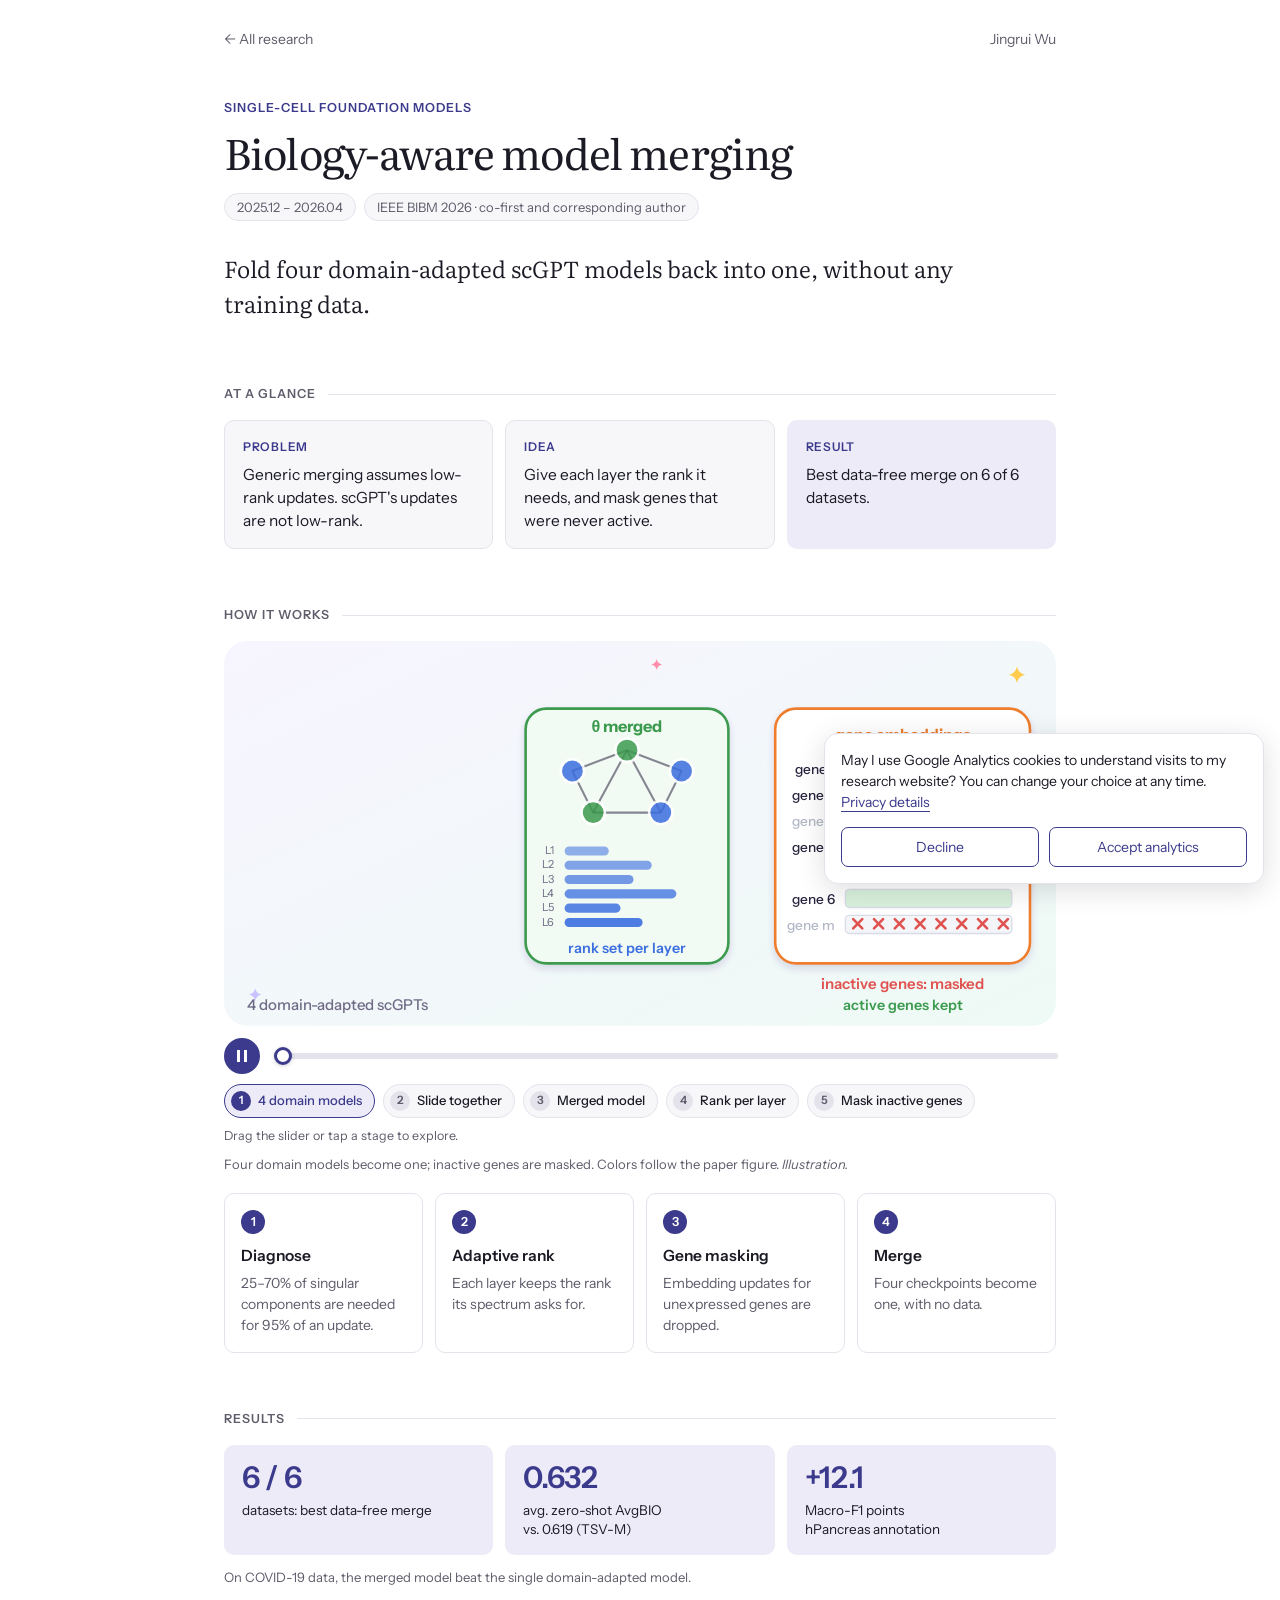
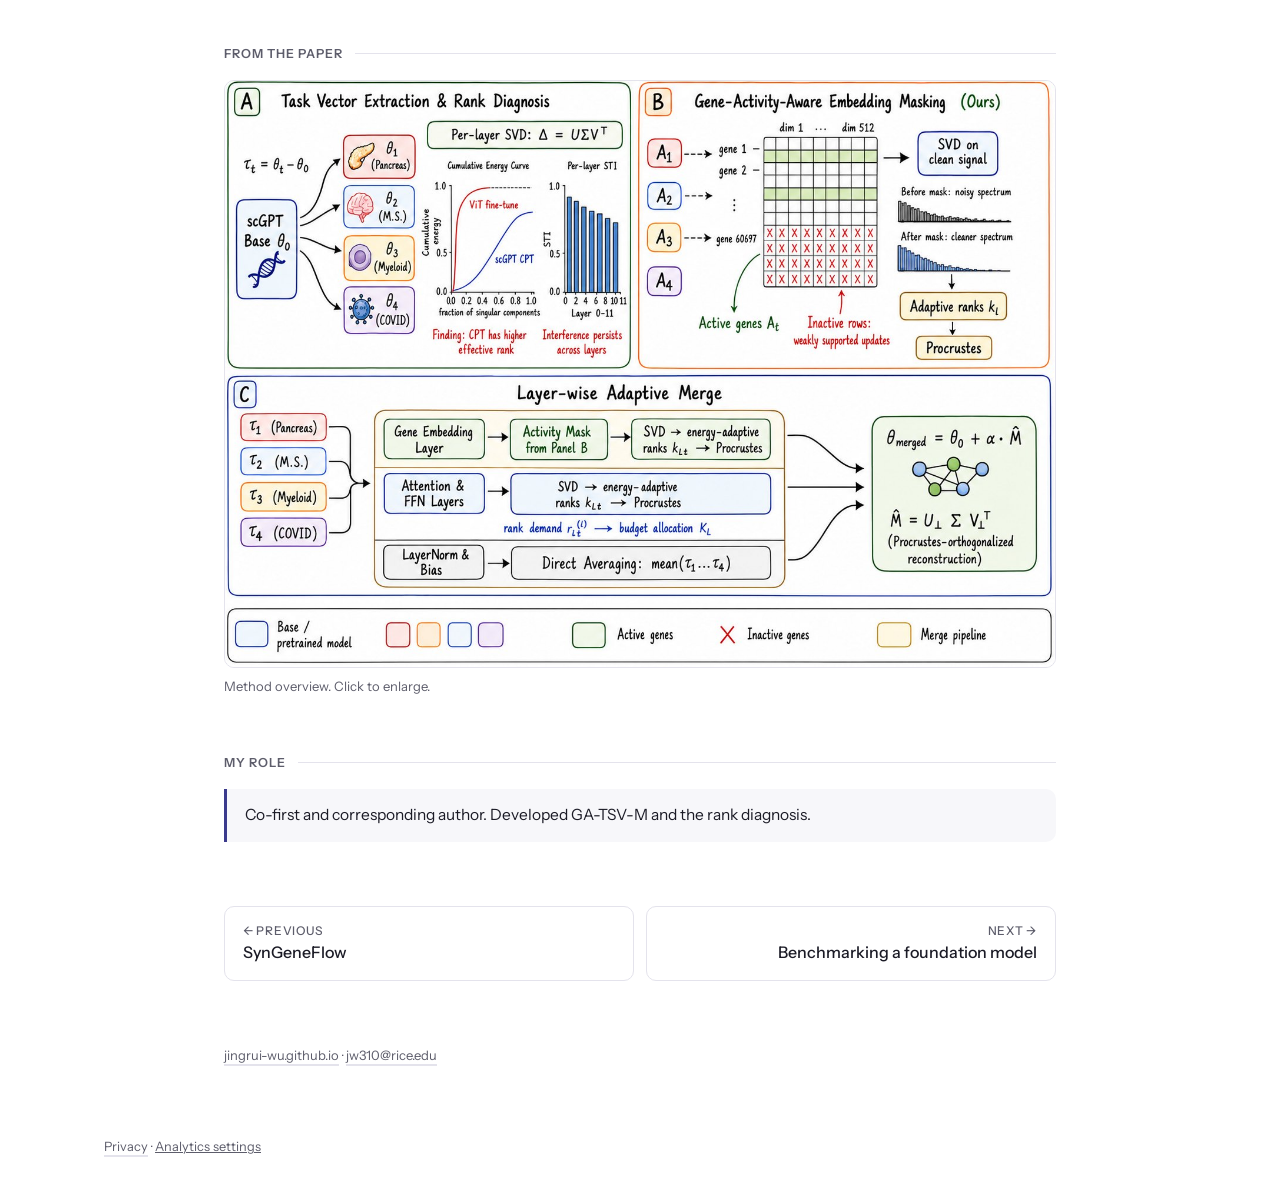
<file: research/model-merging.html>
<!doctype html>
<html lang="en">
<head>
<meta charset="utf-8">
<meta name="viewport" content="width=device-width, initial-scale=1">
<title>Biology-aware model merging | Jingrui Wu</title>
<meta name="description" content="Merging domain-adapted scGPT models without data, by giving each layer the rank it needs and ignoring genes the data never touched.">
<meta name="author" content="Jingrui Wu">
<link rel="canonical" href="https://jingrui-wu.github.io/research/model-merging.html">
<link rel="preconnect" href="https://fonts.googleapis.com">
<link rel="preconnect" href="https://fonts.gstatic.com" crossorigin>
<link href="https://fonts.googleapis.com/css2?family=Literata:ital,opsz,wght@0,7..72,300..700;1,7..72,300..500&family=Instrument+Sans:wght@400;500;600&display=swap" rel="stylesheet">
<link rel="stylesheet" href="../assets/research.css">
<link rel="stylesheet" href="/assets/analytics.css">
<script src="/assets/analytics.js" defer></script>
</head>
<body>
<header class="top"><a href="../index.html#research">&larr; All research</a><a href="../index.html">Jingrui Wu</a></header>
<main class="wrap">

<div class="hero">
<p class="kicker">Single-cell foundation models</p><h1>Biology-aware model merging</h1>
<ul class="chips"><li>2025.12 – 2026.04</li><li>IEEE BIBM 2026 · co-first and corresponding author</li></ul>
<p class="lead">Fold four domain-adapted scGPT models back into one, without any training data.</p></div>
<section class="block "><h2>At a glance</h2><div class="glance"><div class="g"><span class="gl">Problem</span><p>Generic merging assumes low-rank updates. scGPT's updates are not low-rank.</p></div><div class="g"><span class="gl">Idea</span><p>Give each layer the rank it needs, and mask genes that were never active.</p></div><div class="g"><span class="gl">Result</span><p>Best data-free merge on 6 of 6 datasets.</p></div></div></section>
<section class="block "><h2>How it works</h2><figure class="diagram" data-stages="[[&quot;4 domain models&quot;, 0.2], [&quot;Slide together&quot;, 1.6], [&quot;Merged model&quot;, 3.0], [&quot;Rank per layer&quot;, 4.4], [&quot;Mask inactive genes&quot;, 6.0]]"><svg class="anim cute" viewBox="0 0 640 296" role="img" aria-label="Animation: four domain models, pancreas, MS, myeloid and COVID, slide together into one merged model drawn as a green network with a rank per layer; in the gene embedding table, active genes stay green and inactive genes are crossed out in red."><defs><radialGradient id="g-purple" cx="35%" cy="30%" r="80%"><stop offset="0" stop-color="#c9c2ff"/><stop offset="1" stop-color="#7b6ef6"/></radialGradient><linearGradient id="l-purple" x1="0" y1="0" x2="0" y2="1"><stop offset="0" stop-color="#c9c2ff"/><stop offset="1" stop-color="#7b6ef6"/></linearGradient><radialGradient id="g-grey" cx="35%" cy="30%" r="80%"><stop offset="0" stop-color="#eef1f6"/><stop offset="1" stop-color="#aeb6c8"/></radialGradient><linearGradient id="l-grey" x1="0" y1="0" x2="0" y2="1"><stop offset="0" stop-color="#eef1f6"/><stop offset="1" stop-color="#aeb6c8"/></linearGradient><radialGradient id="g-mint" cx="35%" cy="30%" r="80%"><stop offset="0" stop-color="#c8f5e8"/><stop offset="1" stop-color="#4fc3a1"/></radialGradient><linearGradient id="l-mint" x1="0" y1="0" x2="0" y2="1"><stop offset="0" stop-color="#c8f5e8"/><stop offset="1" stop-color="#4fc3a1"/></linearGradient><radialGradient id="g-pink" cx="35%" cy="30%" r="80%"><stop offset="0" stop-color="#ffd6e0"/><stop offset="1" stop-color="#ff8fab"/></radialGradient><linearGradient id="l-pink" x1="0" y1="0" x2="0" y2="1"><stop offset="0" stop-color="#ffd6e0"/><stop offset="1" stop-color="#ff8fab"/></linearGradient><radialGradient id="g-sky" cx="35%" cy="30%" r="80%"><stop offset="0" stop-color="#d3ecff"/><stop offset="1" stop-color="#6cb6f5"/></radialGradient><linearGradient id="l-sky" x1="0" y1="0" x2="0" y2="1"><stop offset="0" stop-color="#d3ecff"/><stop offset="1" stop-color="#6cb6f5"/></linearGradient><radialGradient id="g-peach" cx="35%" cy="30%" r="80%"><stop offset="0" stop-color="#ffe0cc"/><stop offset="1" stop-color="#ffa66b"/></radialGradient><linearGradient id="l-peach" x1="0" y1="0" x2="0" y2="1"><stop offset="0" stop-color="#ffe0cc"/><stop offset="1" stop-color="#ffa66b"/></linearGradient><radialGradient id="g-sun" cx="35%" cy="30%" r="80%"><stop offset="0" stop-color="#fff1bf"/><stop offset="1" stop-color="#ffcc4d"/></radialGradient><linearGradient id="l-sun" x1="0" y1="0" x2="0" y2="1"><stop offset="0" stop-color="#fff1bf"/><stop offset="1" stop-color="#ffcc4d"/></linearGradient><radialGradient id="g-blue" cx="35%" cy="30%" r="80%"><stop offset="0" stop-color="#dbe7ff"/><stop offset="1" stop-color="#3b6fe0"/></radialGradient><linearGradient id="l-blue" x1="0" y1="0" x2="0" y2="1"><stop offset="0" stop-color="#dbe7ff"/><stop offset="1" stop-color="#3b6fe0"/></linearGradient><radialGradient id="g-orange" cx="35%" cy="30%" r="80%"><stop offset="0" stop-color="#ffe2c7"/><stop offset="1" stop-color="#ef7d2d"/></radialGradient><linearGradient id="l-orange" x1="0" y1="0" x2="0" y2="1"><stop offset="0" stop-color="#ffe2c7"/><stop offset="1" stop-color="#ef7d2d"/></linearGradient><radialGradient id="g-red" cx="35%" cy="30%" r="80%"><stop offset="0" stop-color="#ffd9d6"/><stop offset="1" stop-color="#e0524f"/></radialGradient><linearGradient id="l-red" x1="0" y1="0" x2="0" y2="1"><stop offset="0" stop-color="#ffd9d6"/><stop offset="1" stop-color="#e0524f"/></linearGradient><radialGradient id="g-green" cx="35%" cy="30%" r="80%"><stop offset="0" stop-color="#d8f1dc"/><stop offset="1" stop-color="#3c9a4f"/></radialGradient><linearGradient id="l-green" x1="0" y1="0" x2="0" y2="1"><stop offset="0" stop-color="#d8f1dc"/><stop offset="1" stop-color="#3c9a4f"/></linearGradient><radialGradient id="g-lilac" cx="35%" cy="30%" r="80%"><stop offset="0" stop-color="#e6defa"/><stop offset="1" stop-color="#8a6fd6"/></radialGradient><linearGradient id="l-lilac" x1="0" y1="0" x2="0" y2="1"><stop offset="0" stop-color="#e6defa"/><stop offset="1" stop-color="#8a6fd6"/></linearGradient><radialGradient id="g-navy" cx="35%" cy="30%" r="80%"><stop offset="0" stop-color="#dfe3f5"/><stop offset="1" stop-color="#25306b"/></radialGradient><linearGradient id="l-navy" x1="0" y1="0" x2="0" y2="1"><stop offset="0" stop-color="#dfe3f5"/><stop offset="1" stop-color="#25306b"/></linearGradient><radialGradient id="g-cream" cx="35%" cy="30%" r="80%"><stop offset="0" stop-color="#fff6e6"/><stop offset="1" stop-color="#e8c98f"/></radialGradient><linearGradient id="l-cream" x1="0" y1="0" x2="0" y2="1"><stop offset="0" stop-color="#fff6e6"/><stop offset="1" stop-color="#e8c98f"/></linearGradient><linearGradient id="bg" x1="0" y1="0" x2="1" y2="1"><stop offset="0" stop-color="#f7f5ff"/><stop offset="1" stop-color="#eefaf5"/></linearGradient><filter id="sh" x="-30%" y="-30%" width="160%" height="170%"><feDropShadow dx="0" dy="3" stdDeviation="3" flood-color="#3b2f80" flood-opacity=".16"/></filter><marker id="ah" viewBox="0 0 10 10" refX="7" refY="5" markerWidth="5" markerHeight="5" orient="auto-start-reverse"><path d="M1 1L9 5L1 9Q3 5 1 1Z" fill="context-stroke"/></marker></defs><g font-family="var(--sans)"><rect x="0" y="0" width="640" height="296" rx="18" fill="url(#bg)"/><path class="twinkle" style="animation-delay:0s" d="M610 19.7 Q611.08 24.92 616.3 26 Q611.08 27.08 610 32.3 Q608.92 27.08 603.7 26 Q608.92 24.92 610 19.7Z" fill="#ffcc4d"/><path class="twinkle" style="animation-delay:1.2s" d="M24 267.1 Q24.84 271.16 28.9 272 Q24.84 272.84 24 276.9 Q23.16 272.84 19.1 272 Q23.16 271.16 24 267.1Z" fill="#c9c2ff"/><path class="twinkle" style="animation-delay:2.1s" d="M332.8 13.8 Q333.52000000000004 17.28 337.0 18 Q333.52000000000004 18.72 332.8 22.2 Q332.08 18.72 328.6 18 Q332.08 17.28 332.8 13.8Z" fill="#ff8fab"/><g class="mv1 fo2" style="--dx:230px;--dy:100px"><g class="wob" style="animation-delay:-0.0s"><g filter="url(#sh)"><rect x="34" y="24" width="128" height="48" rx="14" fill="#fff" stroke="#e0524f" stroke-width="2"/></g><path d="M43.6 49.7 C41.900000000000006 36.1 58.9 36.1 67.4 41.2 C75.9 44.6 86.1 39.5 86.1 49.7 C86.1 58.2 70.8 56.5 62.3 58.2 C52.1 59.9 45.3 59.9 43.6 49.7Z" fill="url(#g-red)" stroke="#e0524f" stroke-width="1.6"/><ellipse cx="57.8" cy="48.9" rx="1.0" ry="1.3" fill="#2b2540"/><ellipse cx="63.4" cy="48.9" rx="1.0" ry="1.3" fill="#2b2540"/><circle cx="58.2" cy="48.3" r="0.3" fill="#fff"/><circle cx="63.7" cy="48.3" r="0.3" fill="#fff"/><ellipse cx="55.7" cy="50.8" rx="1.5" ry="0.8" fill="#ff8fab" opacity=".55"/><ellipse cx="65.5" cy="50.8" rx="1.5" ry="0.8" fill="#ff8fab" opacity=".55"/><path d="M59.1 50.7 Q60.6 52.2 62.1 50.7" stroke="#2b2540" stroke-width="0.8" fill="none" stroke-linecap="round"/><text x="114" y="46" text-anchor="middle" font-size="13" font-weight="700" fill="#e0524f">&#952;1</text><text x="114" y="61" text-anchor="middle" font-size="11" font-weight="500" fill="#6f6a86">Pancreas</text></g></g><g class="mv1 fo2" style="--dx:230px;--dy:40px"><g class="wob" style="animation-delay:-0.5s"><g filter="url(#sh)"><rect x="34" y="84" width="128" height="48" rx="14" fill="#fff" stroke="#3b6fe0" stroke-width="2"/></g><path d="M45.3 111.4 C41.900000000000006 97.8 55.5 91.0 64 96.1 C72.5 91.0 86.1 97.8 82.7 111.4 C84.4 121.6 69.1 123.3 64 118.2 C58.9 123.3 43.6 121.6 45.3 111.4Z" fill="url(#g-pink)" stroke="#e07a96" stroke-width="1.6"/><path d="M64 96.1 V118.2" stroke="#e07a96" stroke-width="1.4" opacity=".6"/><ellipse cx="61.2" cy="109.7" rx="1.0" ry="1.3" fill="#2b2540"/><ellipse cx="66.8" cy="109.7" rx="1.0" ry="1.3" fill="#2b2540"/><circle cx="61.6" cy="109.2" r="0.3" fill="#fff"/><circle cx="67.1" cy="109.2" r="0.3" fill="#fff"/><ellipse cx="59.1" cy="111.7" rx="1.5" ry="0.8" fill="#ff8fab" opacity=".55"/><ellipse cx="68.9" cy="111.7" rx="1.5" ry="0.8" fill="#ff8fab" opacity=".55"/><path d="M62.5 111.5 Q64.0 113.1 65.5 111.5" stroke="#2b2540" stroke-width="0.8" fill="none" stroke-linecap="round"/><text x="114" y="106" text-anchor="middle" font-size="13" font-weight="700" fill="#3b6fe0">&#952;2</text><text x="114" y="121" text-anchor="middle" font-size="11" font-weight="500" fill="#6f6a86">MS</text></g></g><g class="mv1 fo2" style="--dx:230px;--dy:-20px"><g class="wob" style="animation-delay:-1.0s"><g filter="url(#sh)"><rect x="34" y="144" width="128" height="48" rx="14" fill="#fff" stroke="#ef7d2d" stroke-width="2"/></g><circle cx="64" cy="168" r="17.0" fill="url(#g-orange)" stroke="#ef7d2d" stroke-width="1.6"/><ellipse cx="69.1" cy="162.9" rx="6.8" ry="5.1" fill="#c9a0f2" opacity=".85"/><ellipse cx="59.7" cy="171.4" rx="0.9" ry="1.2" fill="#2b2540"/><ellipse cx="64.9" cy="171.4" rx="0.9" ry="1.2" fill="#2b2540"/><circle cx="60.0" cy="170.9" r="0.3" fill="#fff"/><circle cx="65.2" cy="170.9" r="0.3" fill="#fff"/><ellipse cx="57.7" cy="173.3" rx="1.4" ry="0.8" fill="#ff8fab" opacity=".55"/><ellipse cx="66.9" cy="173.3" rx="1.4" ry="0.8" fill="#ff8fab" opacity=".55"/><path d="M60.9 173.1 Q62.3 174.6 63.7 173.1" stroke="#2b2540" stroke-width="0.8" fill="none" stroke-linecap="round"/><text x="114" y="166" text-anchor="middle" font-size="13" font-weight="700" fill="#ef7d2d">&#952;3</text><text x="114" y="181" text-anchor="middle" font-size="11" font-weight="500" fill="#6f6a86">Myeloid</text></g></g><g class="mv1 fo2" style="--dx:230px;--dy:-80px"><g class="wob" style="animation-delay:-1.5s"><g filter="url(#sh)"><rect x="34" y="204" width="128" height="48" rx="14" fill="#fff" stroke="#8a6fd6" stroke-width="2"/></g><line x1="79.3" y1="228.0" x2="85.2" y2="228.0" stroke="#7b4fe0" stroke-width="2"/><circle cx="86.1" cy="228.0" r="2.5" fill="#c9a0f2"/><line x1="74.8" y1="238.8" x2="79.0" y2="243.0" stroke="#7b4fe0" stroke-width="2"/><circle cx="79.6" cy="243.6" r="2.5" fill="#c9a0f2"/><line x1="64.0" y1="243.3" x2="64.0" y2="249.2" stroke="#7b4fe0" stroke-width="2"/><circle cx="64.0" cy="250.1" r="2.5" fill="#c9a0f2"/><line x1="53.2" y1="238.8" x2="49.0" y2="243.0" stroke="#7b4fe0" stroke-width="2"/><circle cx="48.4" cy="243.6" r="2.5" fill="#c9a0f2"/><line x1="48.7" y1="228.0" x2="42.8" y2="228.0" stroke="#7b4fe0" stroke-width="2"/><circle cx="41.9" cy="228.0" r="2.5" fill="#c9a0f2"/><line x1="53.2" y1="217.2" x2="49.0" y2="213.0" stroke="#7b4fe0" stroke-width="2"/><circle cx="48.4" cy="212.4" r="2.5" fill="#c9a0f2"/><line x1="64.0" y1="212.7" x2="64.0" y2="206.8" stroke="#7b4fe0" stroke-width="2"/><circle cx="64.0" cy="205.9" r="2.5" fill="#c9a0f2"/><line x1="74.8" y1="217.2" x2="79.0" y2="213.0" stroke="#7b4fe0" stroke-width="2"/><circle cx="79.6" cy="212.4" r="2.5" fill="#c9a0f2"/><circle cx="64" cy="228" r="15.299999999999999" fill="url(#g-lilac)" stroke="#7b4fe0" stroke-width="1.6"/><ellipse cx="61.4" cy="228.8" rx="0.9" ry="1.2" fill="#2b2540"/><ellipse cx="66.6" cy="228.8" rx="0.9" ry="1.2" fill="#2b2540"/><circle cx="61.7" cy="228.3" r="0.3" fill="#fff"/><circle cx="66.9" cy="228.3" r="0.3" fill="#fff"/><ellipse cx="59.4" cy="230.7" rx="1.4" ry="0.8" fill="#ff8fab" opacity=".55"/><ellipse cx="68.6" cy="230.7" rx="1.4" ry="0.8" fill="#ff8fab" opacity=".55"/><path d="M62.6 230.6 Q64.0 232.0 65.4 230.6" stroke="#2b2540" stroke-width="0.8" fill="none" stroke-linecap="round"/><text x="114" y="226" text-anchor="middle" font-size="13" font-weight="700" fill="#8a6fd6">&#952;4</text><text x="114" y="241" text-anchor="middle" font-size="11" font-weight="500" fill="#6f6a86">COVID</text></g></g><text x="18" y="284" text-anchor="start" font-size="11.5" font-weight="500" fill="#6f6a86">4 domain-adapted scGPTs</text><g class="ap2"><g filter="url(#sh)"><rect x="232" y="52" width="156" height="196" rx="16" fill="#f2fbf3" stroke="#3c9a4f" stroke-width="2"/></g><line x1="268" y1="100" x2="310" y2="84" stroke="#2b2540" stroke-width="1.6" opacity=".55"/><line x1="310" y1="84" x2="352" y2="100" stroke="#2b2540" stroke-width="1.6" opacity=".55"/><line x1="268" y1="100" x2="284" y2="132" stroke="#2b2540" stroke-width="1.6" opacity=".55"/><line x1="284" y1="132" x2="336" y2="132" stroke="#2b2540" stroke-width="1.6" opacity=".55"/><line x1="352" y1="100" x2="336" y2="132" stroke="#2b2540" stroke-width="1.6" opacity=".55"/><line x1="310" y1="84" x2="284" y2="132" stroke="#2b2540" stroke-width="1.6" opacity=".55"/><line x1="310" y1="84" x2="336" y2="132" stroke="#2b2540" stroke-width="1.6" opacity=".55"/><circle cx="268" cy="100" r="9" fill="#3b6fe0" opacity=".85" stroke="#fff" stroke-width="2"/><circle cx="310" cy="84" r="9" fill="#3c9a4f" opacity=".85" stroke="#fff" stroke-width="2"/><circle cx="352" cy="100" r="9" fill="#3b6fe0" opacity=".85" stroke="#fff" stroke-width="2"/><circle cx="284" cy="132" r="9" fill="#3c9a4f" opacity=".85" stroke="#fff" stroke-width="2"/><circle cx="336" cy="132" r="9" fill="#3b6fe0" opacity=".85" stroke="#fff" stroke-width="2"/><text x="310" y="70" text-anchor="middle" font-size="12.5" font-weight="700" fill="#3c9a4f">&#952; merged</text><rect class="gr3" style="--w:34px;animation-delay:0.00s" x="262" y="158" width="34" height="7" rx="3.5" fill="#3b6fe0" opacity="0.55"/><text x="254" y="164" text-anchor="end" font-size="8.5" fill="#6f6a86">L1</text><rect class="gr3" style="--w:67px;animation-delay:0.07s" x="262" y="169" width="67" height="7" rx="3.5" fill="#3b6fe0" opacity="0.62"/><text x="254" y="175" text-anchor="end" font-size="8.5" fill="#6f6a86">L2</text><rect class="gr3" style="--w:53px;animation-delay:0.14s" x="262" y="180" width="53" height="7" rx="3.5" fill="#3b6fe0" opacity="0.69"/><text x="254" y="186" text-anchor="end" font-size="8.5" fill="#6f6a86">L3</text><rect class="gr3" style="--w:86px;animation-delay:0.21s" x="262" y="191" width="86" height="7" rx="3.5" fill="#3b6fe0" opacity="0.76"/><text x="254" y="197" text-anchor="end" font-size="8.5" fill="#6f6a86">L4</text><rect class="gr3" style="--w:43px;animation-delay:0.28s" x="262" y="202" width="43" height="7" rx="3.5" fill="#3b6fe0" opacity="0.83"/><text x="254" y="208" text-anchor="end" font-size="8.5" fill="#6f6a86">L5</text><rect class="gr3" style="--w:60px;animation-delay:0.35s" x="262" y="213" width="60" height="7" rx="3.5" fill="#3b6fe0" opacity="0.90"/><text x="254" y="219" text-anchor="end" font-size="8.5" fill="#6f6a86">L6</text><text x="310" y="240" text-anchor="middle" font-size="11" font-weight="600" fill="#3b6fe0">rank set per layer</text></g><g class="ap3"><g filter="url(#sh)"><rect x="424" y="52" width="196" height="196" rx="16" fill="#fff" stroke="#ef7d2d" stroke-width="2"/></g><text x="522" y="76" text-anchor="middle" font-size="12" font-weight="700" fill="#ef7d2d">gene embeddings</text><text x="470" y="102" text-anchor="end" font-size="10.5" font-weight="500" fill="#2b2540">gene 1</text><rect x="478" y="91" width="128" height="14" rx="3" fill="#d8f1dc" stroke="#d9dce6" stroke-width="1"/><text x="470" y="122" text-anchor="end" font-size="10.5" font-weight="500" fill="#2b2540">gene 2</text><rect x="478" y="111" width="128" height="14" rx="3" fill="#d8f1dc" stroke="#d9dce6" stroke-width="1"/><text x="470" y="142" text-anchor="end" font-size="10.5" font-weight="500" fill="#b3b8c6">gene 3</text><rect x="478" y="131" width="128" height="14" rx="3" fill="#f4f5f8" stroke="#d9dce6" stroke-width="1"/><g class="ap4"><path d="M484 134 l7 7 m0 -7 l-7 7" stroke="#e0524f" stroke-width="2" stroke-linecap="round"/><path d="M500 134 l7 7 m0 -7 l-7 7" stroke="#e0524f" stroke-width="2" stroke-linecap="round"/><path d="M516 134 l7 7 m0 -7 l-7 7" stroke="#e0524f" stroke-width="2" stroke-linecap="round"/><path d="M532 134 l7 7 m0 -7 l-7 7" stroke="#e0524f" stroke-width="2" stroke-linecap="round"/><path d="M548 134 l7 7 m0 -7 l-7 7" stroke="#e0524f" stroke-width="2" stroke-linecap="round"/><path d="M564 134 l7 7 m0 -7 l-7 7" stroke="#e0524f" stroke-width="2" stroke-linecap="round"/><path d="M580 134 l7 7 m0 -7 l-7 7" stroke="#e0524f" stroke-width="2" stroke-linecap="round"/><path d="M596 134 l7 7 m0 -7 l-7 7" stroke="#e0524f" stroke-width="2" stroke-linecap="round"/></g><text x="470" y="162" text-anchor="end" font-size="10.5" font-weight="500" fill="#2b2540">gene 4</text><rect x="478" y="151" width="128" height="14" rx="3" fill="#d8f1dc" stroke="#d9dce6" stroke-width="1"/><text x="470" y="182" text-anchor="end" font-size="10.5" font-weight="500" fill="#b3b8c6">&#8942;</text><rect x="478" y="171" width="128" height="14" rx="3" fill="#f4f5f8" stroke="#d9dce6" stroke-width="1"/><g class="ap4"><path d="M484 174 l7 7 m0 -7 l-7 7" stroke="#e0524f" stroke-width="2" stroke-linecap="round"/><path d="M500 174 l7 7 m0 -7 l-7 7" stroke="#e0524f" stroke-width="2" stroke-linecap="round"/><path d="M516 174 l7 7 m0 -7 l-7 7" stroke="#e0524f" stroke-width="2" stroke-linecap="round"/><path d="M532 174 l7 7 m0 -7 l-7 7" stroke="#e0524f" stroke-width="2" stroke-linecap="round"/><path d="M548 174 l7 7 m0 -7 l-7 7" stroke="#e0524f" stroke-width="2" stroke-linecap="round"/><path d="M564 174 l7 7 m0 -7 l-7 7" stroke="#e0524f" stroke-width="2" stroke-linecap="round"/><path d="M580 174 l7 7 m0 -7 l-7 7" stroke="#e0524f" stroke-width="2" stroke-linecap="round"/><path d="M596 174 l7 7 m0 -7 l-7 7" stroke="#e0524f" stroke-width="2" stroke-linecap="round"/></g><text x="470" y="202" text-anchor="end" font-size="10.5" font-weight="500" fill="#2b2540">gene 6</text><rect x="478" y="191" width="128" height="14" rx="3" fill="#d8f1dc" stroke="#d9dce6" stroke-width="1"/><text x="470" y="222" text-anchor="end" font-size="10.5" font-weight="500" fill="#b3b8c6">gene m</text><rect x="478" y="211" width="128" height="14" rx="3" fill="#f4f5f8" stroke="#d9dce6" stroke-width="1"/><g class="ap4"><path d="M484 214 l7 7 m0 -7 l-7 7" stroke="#e0524f" stroke-width="2" stroke-linecap="round"/><path d="M500 214 l7 7 m0 -7 l-7 7" stroke="#e0524f" stroke-width="2" stroke-linecap="round"/><path d="M516 214 l7 7 m0 -7 l-7 7" stroke="#e0524f" stroke-width="2" stroke-linecap="round"/><path d="M532 214 l7 7 m0 -7 l-7 7" stroke="#e0524f" stroke-width="2" stroke-linecap="round"/><path d="M548 214 l7 7 m0 -7 l-7 7" stroke="#e0524f" stroke-width="2" stroke-linecap="round"/><path d="M564 214 l7 7 m0 -7 l-7 7" stroke="#e0524f" stroke-width="2" stroke-linecap="round"/><path d="M580 214 l7 7 m0 -7 l-7 7" stroke="#e0524f" stroke-width="2" stroke-linecap="round"/><path d="M596 214 l7 7 m0 -7 l-7 7" stroke="#e0524f" stroke-width="2" stroke-linecap="round"/></g><g class="ap4"><text x="522" y="268" text-anchor="middle" font-size="11.5" font-weight="600" fill="#e0524f">inactive genes: masked</text></g><text x="522" y="284" text-anchor="middle" font-size="11" font-weight="600" fill="#3c9a4f">active genes kept</text></g></g></svg><figcaption>Four domain models become one; inactive genes are masked. Colors follow the paper figure. <i>Illustration.</i></figcaption></figure><ol class="steps"><li><span class="n">1</span><b>Diagnose</b><span>25–70% of singular components are needed for 95% of an update.</span></li><li><span class="n">2</span><b>Adaptive rank</b><span>Each layer keeps the rank its spectrum asks for.</span></li><li><span class="n">3</span><b>Gene masking</b><span>Embedding updates for unexpressed genes are dropped.</span></li><li><span class="n">4</span><b>Merge</b><span>Four checkpoints become one, with no data.</span></li></ol></section>
<section class="block "><h2>Results</h2><div class="stats"><div class="stat"><b>6 / 6</b><span>datasets: best data-free merge</span></div><div class="stat"><b>0.632</b><span>avg. zero-shot AvgBIO<br>vs. 0.619 (TSV-M)</span></div><div class="stat"><b>+12.1</b><span>Macro-F1 points<br>hPancreas annotation</span></div></div><p class="small">On COVID-19 data, the merged model beat the single domain-adapted model.</p></section>
<section class="block "><h2>From the paper</h2><figure class="paperfig"><a href="../assets/fig-gatsvm.jpg"><img src="../assets/fig-gatsvm.jpg" alt="Method overview." loading="lazy"></a><figcaption>Method overview. Click to enlarge.</figcaption></figure></section>
<section class="block "><h2>My role</h2><p class="role">Co-first and corresponding author. Developed GA-TSV-M and the rank diagnosis.</p></section>
<nav class="pager" aria-label="More projects"><a class="prev" href="syngeneflow.html"><span>&larr; Previous</span>SynGeneFlow</a><a class="next" href="benchmarking.html"><span>Next &rarr;</span>Benchmarking a foundation model</a></nav></main>
<footer class="foot"><a href="../index.html">jingrui-wu.github.io</a> &middot; <a href="mailto:jw310@rice.edu">jw310@rice.edu</a></footer>
<script src="../assets/research.js" defer></script>
<footer class="analytics-footer"><a href="/privacy.html">Privacy</a> &middot; <button type="button" data-analytics-settings hidden>Analytics settings</button></footer>
</body>
</html>
</file>
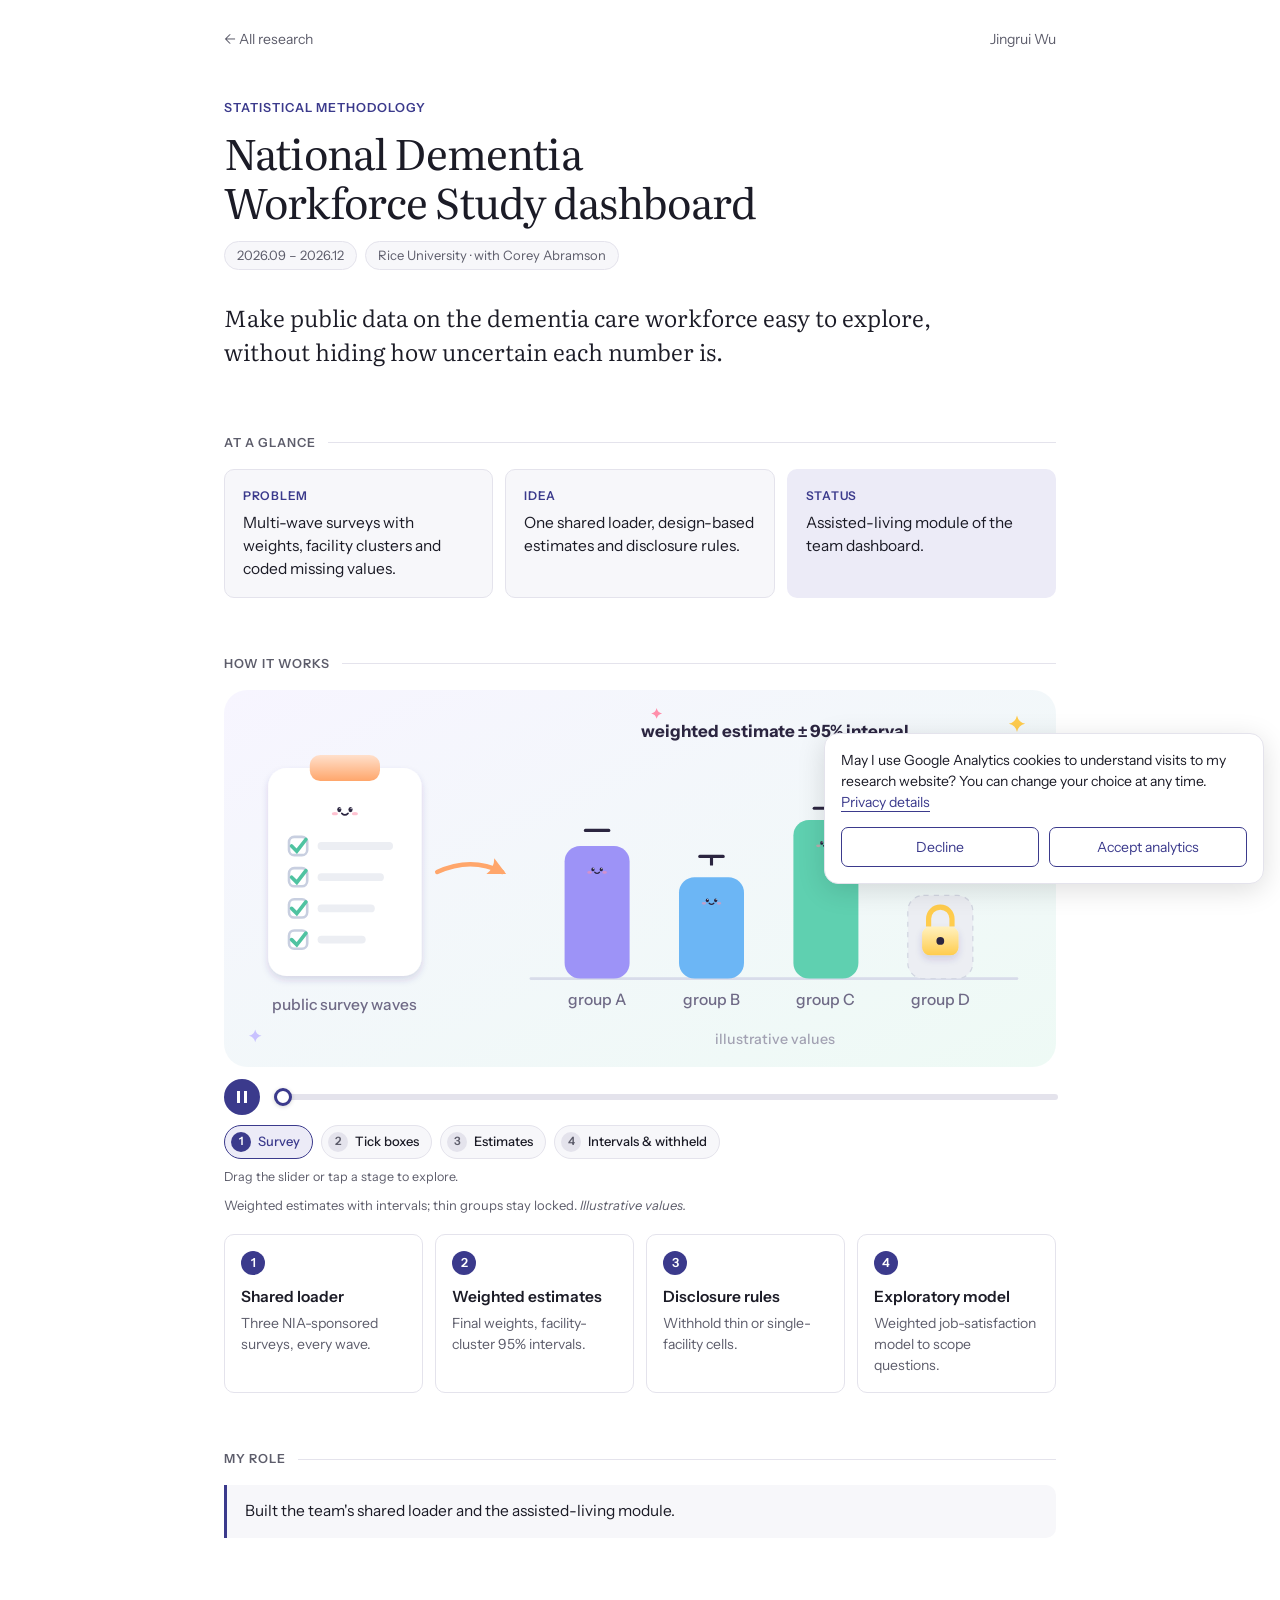
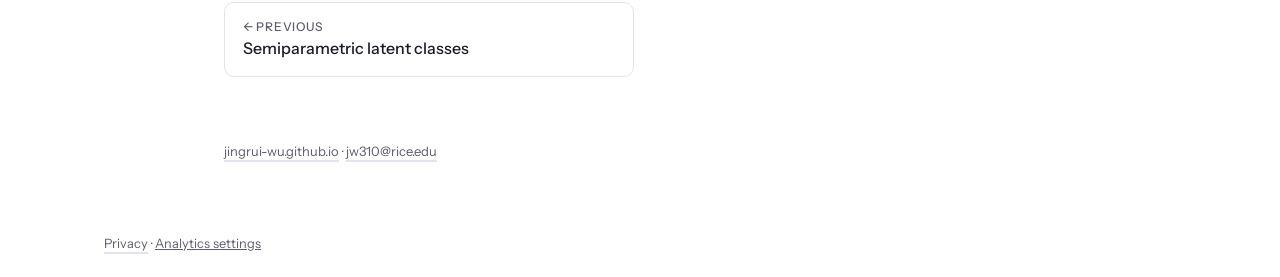
<file: research/ndws.html>
<!doctype html>
<html lang="en">
<head>
<meta charset="utf-8">
<meta name="viewport" content="width=device-width, initial-scale=1">
<title>National Dementia Workforce Study dashboard | Jingrui Wu</title>
<meta name="description" content="Survey-weighted estimates about the dementia care workforce, with honest uncertainty and rules for when not to show a number.">
<meta name="author" content="Jingrui Wu">
<link rel="canonical" href="https://jingrui-wu.github.io/research/ndws.html">
<link rel="preconnect" href="https://fonts.googleapis.com">
<link rel="preconnect" href="https://fonts.gstatic.com" crossorigin>
<link href="https://fonts.googleapis.com/css2?family=Literata:ital,opsz,wght@0,7..72,300..700;1,7..72,300..500&family=Instrument+Sans:wght@400;500;600&display=swap" rel="stylesheet">
<link rel="stylesheet" href="../assets/research.css">
<link rel="stylesheet" href="/assets/analytics.css">
<script src="/assets/analytics.js" defer></script>
</head>
<body>
<header class="top"><a href="../index.html#research">&larr; All research</a><a href="../index.html">Jingrui Wu</a></header>
<main class="wrap">

<div class="hero">
<p class="kicker">Statistical methodology</p><h1>National Dementia Workforce Study dashboard</h1>
<ul class="chips"><li>2026.09 – 2026.12</li><li>Rice University · with Corey Abramson</li></ul>
<p class="lead">Make public data on the dementia care workforce easy to explore, without hiding how uncertain each number is.</p></div>
<section class="block "><h2>At a glance</h2><div class="glance"><div class="g"><span class="gl">Problem</span><p>Multi-wave surveys with weights, facility clusters and coded missing values.</p></div><div class="g"><span class="gl">Idea</span><p>One shared loader, design-based estimates and disclosure rules.</p></div><div class="g"><span class="gl">Status</span><p>Assisted-living module of the team dashboard.</p></div></div></section>
<section class="block "><h2>How it works</h2><figure class="diagram" data-stages="[[&quot;Survey&quot;, 0.2], [&quot;Tick boxes&quot;, 2.2], [&quot;Estimates&quot;, 4.6], [&quot;Intervals &amp; withheld&quot;, 6.0]]"><svg class="anim cute" viewBox="0 0 640 290" role="img" aria-label="Animation: a smiling survey clipboard ticks its boxes; cute bars with faces rise with confidence intervals, and a group with too few answers stays locked."><defs><radialGradient id="g-purple" cx="35%" cy="30%" r="80%"><stop offset="0" stop-color="#c9c2ff"/><stop offset="1" stop-color="#7b6ef6"/></radialGradient><linearGradient id="l-purple" x1="0" y1="0" x2="0" y2="1"><stop offset="0" stop-color="#c9c2ff"/><stop offset="1" stop-color="#7b6ef6"/></linearGradient><radialGradient id="g-grey" cx="35%" cy="30%" r="80%"><stop offset="0" stop-color="#eef1f6"/><stop offset="1" stop-color="#aeb6c8"/></radialGradient><linearGradient id="l-grey" x1="0" y1="0" x2="0" y2="1"><stop offset="0" stop-color="#eef1f6"/><stop offset="1" stop-color="#aeb6c8"/></linearGradient><radialGradient id="g-mint" cx="35%" cy="30%" r="80%"><stop offset="0" stop-color="#c8f5e8"/><stop offset="1" stop-color="#4fc3a1"/></radialGradient><linearGradient id="l-mint" x1="0" y1="0" x2="0" y2="1"><stop offset="0" stop-color="#c8f5e8"/><stop offset="1" stop-color="#4fc3a1"/></linearGradient><radialGradient id="g-pink" cx="35%" cy="30%" r="80%"><stop offset="0" stop-color="#ffd6e0"/><stop offset="1" stop-color="#ff8fab"/></radialGradient><linearGradient id="l-pink" x1="0" y1="0" x2="0" y2="1"><stop offset="0" stop-color="#ffd6e0"/><stop offset="1" stop-color="#ff8fab"/></linearGradient><radialGradient id="g-sky" cx="35%" cy="30%" r="80%"><stop offset="0" stop-color="#d3ecff"/><stop offset="1" stop-color="#6cb6f5"/></radialGradient><linearGradient id="l-sky" x1="0" y1="0" x2="0" y2="1"><stop offset="0" stop-color="#d3ecff"/><stop offset="1" stop-color="#6cb6f5"/></linearGradient><radialGradient id="g-peach" cx="35%" cy="30%" r="80%"><stop offset="0" stop-color="#ffe0cc"/><stop offset="1" stop-color="#ffa66b"/></radialGradient><linearGradient id="l-peach" x1="0" y1="0" x2="0" y2="1"><stop offset="0" stop-color="#ffe0cc"/><stop offset="1" stop-color="#ffa66b"/></linearGradient><radialGradient id="g-sun" cx="35%" cy="30%" r="80%"><stop offset="0" stop-color="#fff1bf"/><stop offset="1" stop-color="#ffcc4d"/></radialGradient><linearGradient id="l-sun" x1="0" y1="0" x2="0" y2="1"><stop offset="0" stop-color="#fff1bf"/><stop offset="1" stop-color="#ffcc4d"/></linearGradient><radialGradient id="g-blue" cx="35%" cy="30%" r="80%"><stop offset="0" stop-color="#dbe7ff"/><stop offset="1" stop-color="#3b6fe0"/></radialGradient><linearGradient id="l-blue" x1="0" y1="0" x2="0" y2="1"><stop offset="0" stop-color="#dbe7ff"/><stop offset="1" stop-color="#3b6fe0"/></linearGradient><radialGradient id="g-orange" cx="35%" cy="30%" r="80%"><stop offset="0" stop-color="#ffe2c7"/><stop offset="1" stop-color="#ef7d2d"/></radialGradient><linearGradient id="l-orange" x1="0" y1="0" x2="0" y2="1"><stop offset="0" stop-color="#ffe2c7"/><stop offset="1" stop-color="#ef7d2d"/></linearGradient><radialGradient id="g-red" cx="35%" cy="30%" r="80%"><stop offset="0" stop-color="#ffd9d6"/><stop offset="1" stop-color="#e0524f"/></radialGradient><linearGradient id="l-red" x1="0" y1="0" x2="0" y2="1"><stop offset="0" stop-color="#ffd9d6"/><stop offset="1" stop-color="#e0524f"/></linearGradient><radialGradient id="g-green" cx="35%" cy="30%" r="80%"><stop offset="0" stop-color="#d8f1dc"/><stop offset="1" stop-color="#3c9a4f"/></radialGradient><linearGradient id="l-green" x1="0" y1="0" x2="0" y2="1"><stop offset="0" stop-color="#d8f1dc"/><stop offset="1" stop-color="#3c9a4f"/></linearGradient><radialGradient id="g-lilac" cx="35%" cy="30%" r="80%"><stop offset="0" stop-color="#e6defa"/><stop offset="1" stop-color="#8a6fd6"/></radialGradient><linearGradient id="l-lilac" x1="0" y1="0" x2="0" y2="1"><stop offset="0" stop-color="#e6defa"/><stop offset="1" stop-color="#8a6fd6"/></linearGradient><radialGradient id="g-navy" cx="35%" cy="30%" r="80%"><stop offset="0" stop-color="#dfe3f5"/><stop offset="1" stop-color="#25306b"/></radialGradient><linearGradient id="l-navy" x1="0" y1="0" x2="0" y2="1"><stop offset="0" stop-color="#dfe3f5"/><stop offset="1" stop-color="#25306b"/></linearGradient><radialGradient id="g-cream" cx="35%" cy="30%" r="80%"><stop offset="0" stop-color="#fff6e6"/><stop offset="1" stop-color="#e8c98f"/></radialGradient><linearGradient id="l-cream" x1="0" y1="0" x2="0" y2="1"><stop offset="0" stop-color="#fff6e6"/><stop offset="1" stop-color="#e8c98f"/></linearGradient><linearGradient id="bg" x1="0" y1="0" x2="1" y2="1"><stop offset="0" stop-color="#f7f5ff"/><stop offset="1" stop-color="#eefaf5"/></linearGradient><filter id="sh" x="-30%" y="-30%" width="160%" height="170%"><feDropShadow dx="0" dy="3" stdDeviation="3" flood-color="#3b2f80" flood-opacity=".16"/></filter><marker id="ah" viewBox="0 0 10 10" refX="7" refY="5" markerWidth="5" markerHeight="5" orient="auto-start-reverse"><path d="M1 1L9 5L1 9Q3 5 1 1Z" fill="context-stroke"/></marker></defs><g font-family="var(--sans)"><rect x="0" y="0" width="640" height="290" rx="18" fill="url(#bg)"/><path class="twinkle" style="animation-delay:0s" d="M610 19.7 Q611.08 24.92 616.3 26 Q611.08 27.08 610 32.3 Q608.92 27.08 603.7 26 Q608.92 24.92 610 19.7Z" fill="#ffcc4d"/><path class="twinkle" style="animation-delay:1.2s" d="M24 261.1 Q24.84 265.16 28.9 266 Q24.84 266.84 24 270.9 Q23.16 266.84 19.1 266 Q23.16 265.16 24 261.1Z" fill="#c9c2ff"/><path class="twinkle" style="animation-delay:2.1s" d="M332.8 13.8 Q333.52000000000004 17.28 337.0 18 Q333.52000000000004 18.72 332.8 22.2 Q332.08 18.72 328.6 18 Q332.08 17.28 332.8 13.8Z" fill="#ff8fab"/><g filter="url(#sh)"><rect x="34" y="60" width="118" height="160" rx="14" fill="#fff"/></g><rect x="66" y="50" width="54" height="20" rx="8" fill="url(#l-peach)"/><ellipse cx="88.7" cy="92.0" rx="1.6" ry="2.0" fill="#2b2540"/><ellipse cx="97.3" cy="92.0" rx="1.6" ry="2.0" fill="#2b2540"/><circle cx="89.2" cy="91.2" r="0.5" fill="#fff"/><circle cx="97.8" cy="91.2" r="0.5" fill="#fff"/><ellipse cx="85.3" cy="95.1" rx="2.3" ry="1.3" fill="#ff8fab" opacity=".55"/><ellipse cx="100.7" cy="95.1" rx="2.3" ry="1.3" fill="#ff8fab" opacity=".55"/><path d="M90.6 94.9 Q93.0 97.3 95.4 94.9" stroke="#2b2540" stroke-width="1.3" fill="none" stroke-linecap="round"/><rect x="50" y="113" width="14" height="14" rx="4" fill="#fff" stroke="#c8cfe0" stroke-width="2"/><path class="dr1" pathLength="100" d="M52 120 l4 4 l7 -9" fill="none" stroke="#4fc3a1" stroke-width="2.8" stroke-linecap="round"/><rect x="72" y="117" width="58" height="6" rx="3" fill="#eceef3"/><rect x="50" y="137" width="14" height="14" rx="4" fill="#fff" stroke="#c8cfe0" stroke-width="2"/><path class="dr2" pathLength="100" d="M52 144 l4 4 l7 -9" fill="none" stroke="#4fc3a1" stroke-width="2.8" stroke-linecap="round"/><rect x="72" y="141" width="51" height="6" rx="3" fill="#eceef3"/><rect x="50" y="161" width="14" height="14" rx="4" fill="#fff" stroke="#c8cfe0" stroke-width="2"/><path class="dr3" pathLength="100" d="M52 168 l4 4 l7 -9" fill="none" stroke="#4fc3a1" stroke-width="2.8" stroke-linecap="round"/><rect x="72" y="165" width="44" height="6" rx="3" fill="#eceef3"/><rect x="50" y="185" width="14" height="14" rx="4" fill="#fff" stroke="#c8cfe0" stroke-width="2"/><path class="dr4" pathLength="100" d="M52 192 l4 4 l7 -9" fill="none" stroke="#4fc3a1" stroke-width="2.8" stroke-linecap="round"/><rect x="72" y="189" width="37" height="6" rx="3" fill="#eceef3"/><text x="93" y="246" text-anchor="middle" font-size="12" font-weight="500" fill="#6f6a86">public survey waves</text><path class="dr2" pathLength="100" d="M164 140 Q 190 128 214 140" fill="none" stroke="#ffa66b" stroke-width="3.4" stroke-linecap="round" marker-end="url(#ah)"/><line x1="236" y1="222" x2="610" y2="222" stroke="#d8dcea" stroke-width="2" stroke-linecap="round"/><g class="gy3" style="animation-delay:0.00s;transform-origin:262px 222px"><rect x="262" y="120" width="50" height="102" rx="12" fill="#9d93f7"/><ellipse cx="283.8" cy="138.0" rx="1.2" ry="1.5" fill="#2b2540"/><ellipse cx="290.2" cy="138.0" rx="1.2" ry="1.5" fill="#2b2540"/><circle cx="284.1" cy="137.4" r="0.4" fill="#fff"/><circle cx="290.6" cy="137.4" r="0.4" fill="#fff"/><ellipse cx="281.2" cy="140.3" rx="1.7" ry="1.0" fill="#ff8fab" opacity=".55"/><ellipse cx="292.8" cy="140.3" rx="1.7" ry="1.0" fill="#ff8fab" opacity=".55"/><path d="M285.2 140.2 Q287.0 142.0 288.8 140.2" stroke="#2b2540" stroke-width="1.0" fill="none" stroke-linecap="round"/></g><g class="ap4"><line x1="287" y1="108" x2="287" y2="108" stroke="#2b2540" stroke-width="2.4"/><line x1="278" y1="108" x2="296" y2="108" stroke="#2b2540" stroke-width="2.4" stroke-linecap="round"/></g><text x="287" y="242" text-anchor="middle" font-size="12" font-weight="500" fill="#6f6a86">group A</text><g class="gy3" style="animation-delay:0.08s;transform-origin:350px 222px"><rect x="350" y="144" width="50" height="78" rx="12" fill="#6cb6f5"/><ellipse cx="371.8" cy="161.8" rx="1.2" ry="1.5" fill="#2b2540"/><ellipse cx="378.2" cy="161.8" rx="1.2" ry="1.5" fill="#2b2540"/><circle cx="372.1" cy="161.2" r="0.4" fill="#fff"/><circle cx="378.6" cy="161.2" r="0.4" fill="#fff"/><ellipse cx="369.2" cy="164.1" rx="1.7" ry="1.0" fill="#ff8fab" opacity=".55"/><ellipse cx="380.8" cy="164.1" rx="1.7" ry="1.0" fill="#ff8fab" opacity=".55"/><path d="M373.2 164.0 Q375.0 165.8 376.8 164.0" stroke="#2b2540" stroke-width="1.0" fill="none" stroke-linecap="round"/></g><g class="ap4"><line x1="375" y1="128" x2="375" y2="135" stroke="#2b2540" stroke-width="2.4"/><line x1="366" y1="128" x2="384" y2="128" stroke="#2b2540" stroke-width="2.4" stroke-linecap="round"/></g><text x="375" y="242" text-anchor="middle" font-size="12" font-weight="500" fill="#6f6a86">group B</text><g class="gy3" style="animation-delay:0.16s;transform-origin:438px 222px"><rect x="438" y="100" width="50" height="122" rx="12" fill="#5fd0b0"/><ellipse cx="459.8" cy="117.6" rx="1.2" ry="1.5" fill="#2b2540"/><ellipse cx="466.2" cy="117.6" rx="1.2" ry="1.5" fill="#2b2540"/><circle cx="460.1" cy="117.0" r="0.4" fill="#fff"/><circle cx="466.6" cy="117.0" r="0.4" fill="#fff"/><ellipse cx="457.2" cy="119.9" rx="1.7" ry="1.0" fill="#ff8fab" opacity=".55"/><ellipse cx="468.8" cy="119.9" rx="1.7" ry="1.0" fill="#ff8fab" opacity=".55"/><path d="M461.2 119.8 Q463.0 121.6 464.8 119.8" stroke="#2b2540" stroke-width="1.0" fill="none" stroke-linecap="round"/></g><g class="ap4"><line x1="463" y1="91" x2="463" y2="84" stroke="#2b2540" stroke-width="2.4"/><line x1="454" y1="91" x2="472" y2="91" stroke="#2b2540" stroke-width="2.4" stroke-linecap="round"/></g><text x="463" y="242" text-anchor="middle" font-size="12" font-weight="500" fill="#6f6a86">group C</text><g class="ap4"><rect x="526" y="158" width="50" height="64" rx="12" fill="#eceef3" stroke="#d3d7e2" stroke-dasharray="4 4"/><g filter="url(#sh)"><rect x="537" y="182" width="28" height="22" rx="6" fill="url(#l-sun)"/></g><path d="M542 182 v-6 a9 9 0 0 1 18 0 v6" fill="none" stroke="#ffcc4d" stroke-width="4"/><circle cx="551" cy="193" r="3" fill="#2b2540"/><text x="551" y="148" text-anchor="middle" font-size="11.5" font-weight="500" fill="#6f6a86">too few answers</text></g><text x="551" y="242" text-anchor="middle" font-size="12" font-weight="500" fill="#6f6a86">group D</text><g class="ap4"><text x="424" y="36" text-anchor="middle" font-size="13" font-weight="700" fill="#2b2540">weighted estimate &#177; 95% interval</text><path class="twinkle" style="animation-delay:0s" d="M580 35.1 Q580.84 39.16 584.9 40 Q580.84 40.84 580 44.9 Q579.16 40.84 575.1 40 Q579.16 39.16 580 35.1Z" fill="#ffcc4d"/></g><text x="424" y="272" text-anchor="middle" font-size="11" font-weight="500" fill="#a3a2b3">illustrative values</text></g></svg><figcaption>Weighted estimates with intervals; thin groups stay locked. <i>Illustrative values.</i></figcaption></figure><ol class="steps"><li><span class="n">1</span><b>Shared loader</b><span>Three NIA-sponsored surveys, every wave.</span></li><li><span class="n">2</span><b>Weighted estimates</b><span>Final weights, facility-cluster 95% intervals.</span></li><li><span class="n">3</span><b>Disclosure rules</b><span>Withhold thin or single-facility cells.</span></li><li><span class="n">4</span><b>Exploratory model</b><span>Weighted job-satisfaction model to scope questions.</span></li></ol></section>
<section class="block "><h2>My role</h2><p class="role">Built the team's shared loader and the assisted-living module.</p></section>
<nav class="pager" aria-label="More projects"><a class="prev" href="latent-classes.html"><span>&larr; Previous</span>Semiparametric latent classes</a><span></span></nav></main>
<footer class="foot"><a href="../index.html">jingrui-wu.github.io</a> &middot; <a href="mailto:jw310@rice.edu">jw310@rice.edu</a></footer>
<script src="../assets/research.js" defer></script>
<footer class="analytics-footer"><a href="/privacy.html">Privacy</a> &middot; <button type="button" data-analytics-settings hidden>Analytics settings</button></footer>
</body>
</html>
</file>
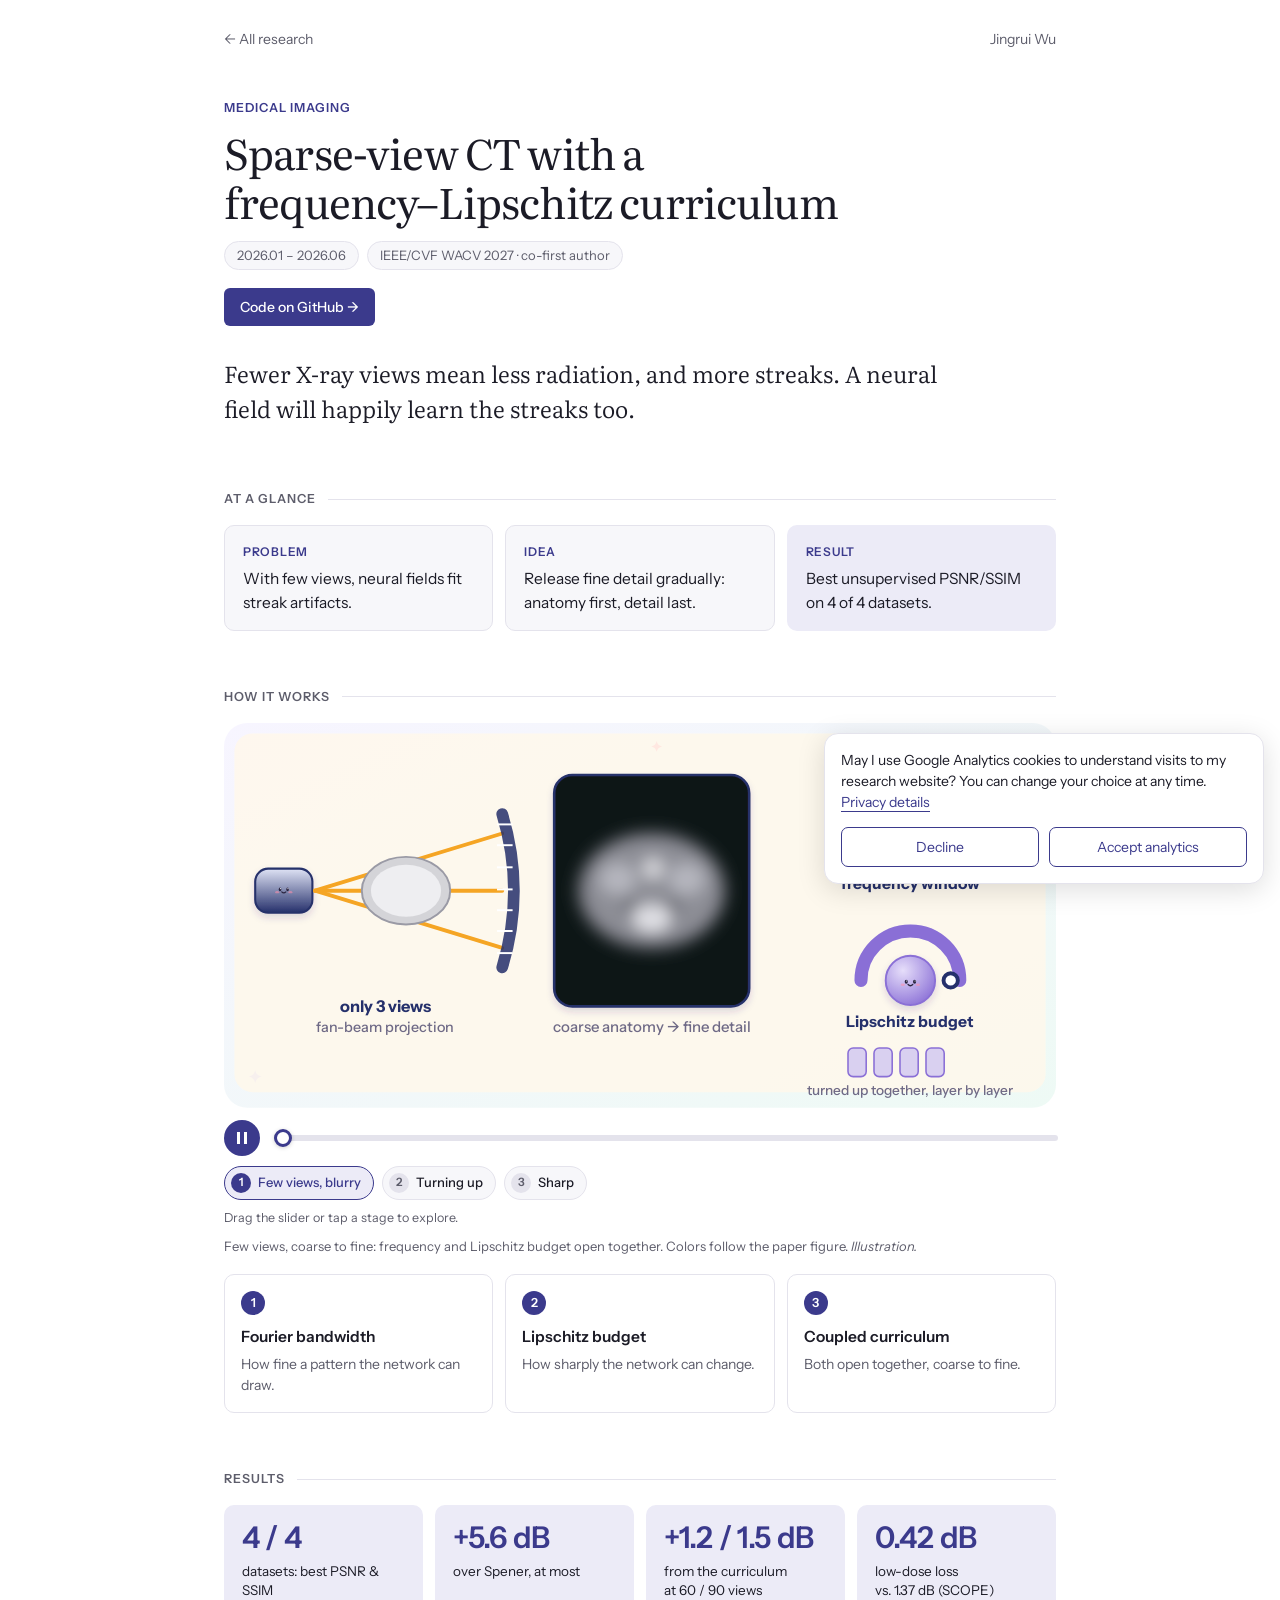
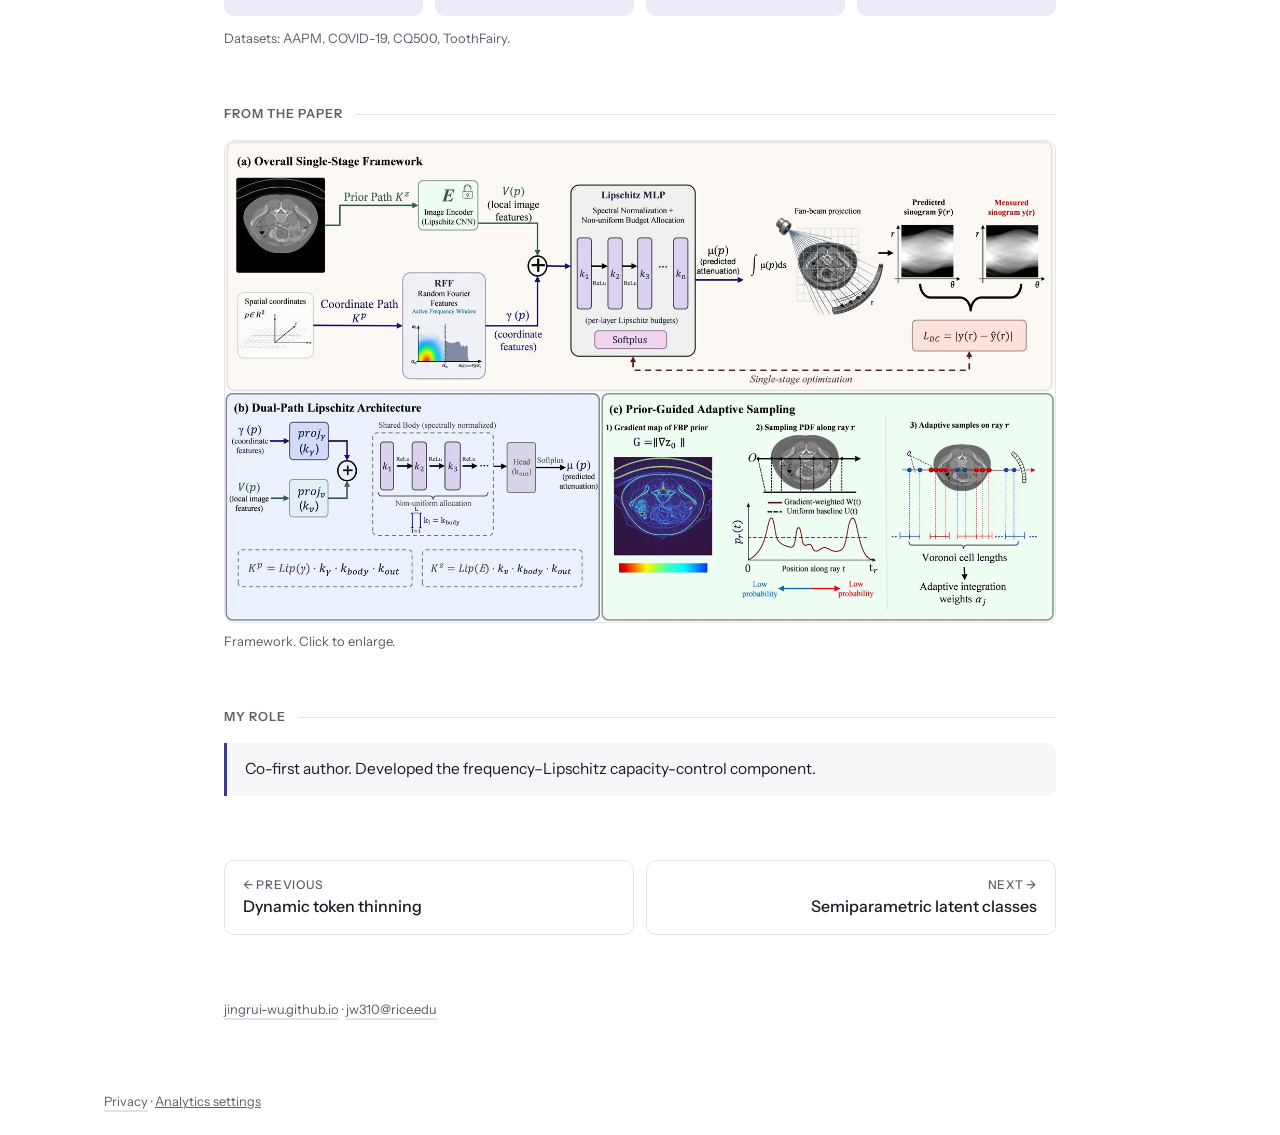
<file: research/sparse-view-ct.html>
<!doctype html>
<html lang="en">
<head>
<meta charset="utf-8">
<meta name="viewport" content="width=device-width, initial-scale=1">
<title>Sparse-view CT with a frequency–Lipschitz curriculum | Jingrui Wu</title>
<meta name="description" content="Teaching a neural field to draw the anatomy first and the fine detail last, so it does not fit streak artifacts.">
<meta name="author" content="Jingrui Wu">
<link rel="canonical" href="https://jingrui-wu.github.io/research/sparse-view-ct.html">
<link rel="preconnect" href="https://fonts.googleapis.com">
<link rel="preconnect" href="https://fonts.gstatic.com" crossorigin>
<link href="https://fonts.googleapis.com/css2?family=Literata:ital,opsz,wght@0,7..72,300..700;1,7..72,300..500&family=Instrument+Sans:wght@400;500;600&display=swap" rel="stylesheet">
<link rel="stylesheet" href="../assets/research.css">
<link rel="stylesheet" href="/assets/analytics.css">
<script src="/assets/analytics.js" defer></script>
</head>
<body>
<header class="top"><a href="../index.html#research">&larr; All research</a><a href="../index.html">Jingrui Wu</a></header>
<main class="wrap">

<div class="hero">
<p class="kicker">Medical imaging</p><h1>Sparse-view CT with a frequency–Lipschitz curriculum</h1>
<ul class="chips"><li>2026.01 – 2026.06</li><li>IEEE/CVF WACV 2027 · co-first author</li></ul>
<p class="cta"><a class="btn" href="https://github.com/tao07211/FLIC">Code on GitHub &rarr;</a></p>
<p class="lead">Fewer X-ray views mean less radiation, and more streaks. A neural field will happily learn the streaks too.</p></div>
<section class="block "><h2>At a glance</h2><div class="glance"><div class="g"><span class="gl">Problem</span><p>With few views, neural fields fit streak artifacts.</p></div><div class="g"><span class="gl">Idea</span><p>Release fine detail gradually: anatomy first, detail last.</p></div><div class="g"><span class="gl">Result</span><p>Best unsupervised PSNR/SSIM on 4 of 4 datasets.</p></div></div></section>
<section class="block "><h2>How it works</h2><figure class="diagram" data-stages="[[&quot;Few views, blurry&quot;, 0.2], [&quot;Turning up&quot;, 3.0], [&quot;Sharp&quot;, 6.2]]"><svg class="anim cute" viewBox="0 0 640 296" role="img" aria-label="Animation: a cute X-ray source fires a three-ray fan beam onto a detector arc; the CT slice sharpens from blurry to detailed as two knobs, a rainbow frequency window and a purple Lipschitz budget, turn up together."><defs><radialGradient id="g-purple" cx="35%" cy="30%" r="80%"><stop offset="0" stop-color="#c9c2ff"/><stop offset="1" stop-color="#7b6ef6"/></radialGradient><linearGradient id="l-purple" x1="0" y1="0" x2="0" y2="1"><stop offset="0" stop-color="#c9c2ff"/><stop offset="1" stop-color="#7b6ef6"/></linearGradient><radialGradient id="g-grey" cx="35%" cy="30%" r="80%"><stop offset="0" stop-color="#eef1f6"/><stop offset="1" stop-color="#aeb6c8"/></radialGradient><linearGradient id="l-grey" x1="0" y1="0" x2="0" y2="1"><stop offset="0" stop-color="#eef1f6"/><stop offset="1" stop-color="#aeb6c8"/></linearGradient><radialGradient id="g-mint" cx="35%" cy="30%" r="80%"><stop offset="0" stop-color="#c8f5e8"/><stop offset="1" stop-color="#4fc3a1"/></radialGradient><linearGradient id="l-mint" x1="0" y1="0" x2="0" y2="1"><stop offset="0" stop-color="#c8f5e8"/><stop offset="1" stop-color="#4fc3a1"/></linearGradient><radialGradient id="g-pink" cx="35%" cy="30%" r="80%"><stop offset="0" stop-color="#ffd6e0"/><stop offset="1" stop-color="#ff8fab"/></radialGradient><linearGradient id="l-pink" x1="0" y1="0" x2="0" y2="1"><stop offset="0" stop-color="#ffd6e0"/><stop offset="1" stop-color="#ff8fab"/></linearGradient><radialGradient id="g-sky" cx="35%" cy="30%" r="80%"><stop offset="0" stop-color="#d3ecff"/><stop offset="1" stop-color="#6cb6f5"/></radialGradient><linearGradient id="l-sky" x1="0" y1="0" x2="0" y2="1"><stop offset="0" stop-color="#d3ecff"/><stop offset="1" stop-color="#6cb6f5"/></linearGradient><radialGradient id="g-peach" cx="35%" cy="30%" r="80%"><stop offset="0" stop-color="#ffe0cc"/><stop offset="1" stop-color="#ffa66b"/></radialGradient><linearGradient id="l-peach" x1="0" y1="0" x2="0" y2="1"><stop offset="0" stop-color="#ffe0cc"/><stop offset="1" stop-color="#ffa66b"/></linearGradient><radialGradient id="g-sun" cx="35%" cy="30%" r="80%"><stop offset="0" stop-color="#fff1bf"/><stop offset="1" stop-color="#ffcc4d"/></radialGradient><linearGradient id="l-sun" x1="0" y1="0" x2="0" y2="1"><stop offset="0" stop-color="#fff1bf"/><stop offset="1" stop-color="#ffcc4d"/></linearGradient><radialGradient id="g-blue" cx="35%" cy="30%" r="80%"><stop offset="0" stop-color="#dbe7ff"/><stop offset="1" stop-color="#3b6fe0"/></radialGradient><linearGradient id="l-blue" x1="0" y1="0" x2="0" y2="1"><stop offset="0" stop-color="#dbe7ff"/><stop offset="1" stop-color="#3b6fe0"/></linearGradient><radialGradient id="g-orange" cx="35%" cy="30%" r="80%"><stop offset="0" stop-color="#ffe2c7"/><stop offset="1" stop-color="#ef7d2d"/></radialGradient><linearGradient id="l-orange" x1="0" y1="0" x2="0" y2="1"><stop offset="0" stop-color="#ffe2c7"/><stop offset="1" stop-color="#ef7d2d"/></linearGradient><radialGradient id="g-red" cx="35%" cy="30%" r="80%"><stop offset="0" stop-color="#ffd9d6"/><stop offset="1" stop-color="#e0524f"/></radialGradient><linearGradient id="l-red" x1="0" y1="0" x2="0" y2="1"><stop offset="0" stop-color="#ffd9d6"/><stop offset="1" stop-color="#e0524f"/></linearGradient><radialGradient id="g-green" cx="35%" cy="30%" r="80%"><stop offset="0" stop-color="#d8f1dc"/><stop offset="1" stop-color="#3c9a4f"/></radialGradient><linearGradient id="l-green" x1="0" y1="0" x2="0" y2="1"><stop offset="0" stop-color="#d8f1dc"/><stop offset="1" stop-color="#3c9a4f"/></linearGradient><radialGradient id="g-lilac" cx="35%" cy="30%" r="80%"><stop offset="0" stop-color="#e6defa"/><stop offset="1" stop-color="#8a6fd6"/></radialGradient><linearGradient id="l-lilac" x1="0" y1="0" x2="0" y2="1"><stop offset="0" stop-color="#e6defa"/><stop offset="1" stop-color="#8a6fd6"/></linearGradient><radialGradient id="g-navy" cx="35%" cy="30%" r="80%"><stop offset="0" stop-color="#dfe3f5"/><stop offset="1" stop-color="#25306b"/></radialGradient><linearGradient id="l-navy" x1="0" y1="0" x2="0" y2="1"><stop offset="0" stop-color="#dfe3f5"/><stop offset="1" stop-color="#25306b"/></linearGradient><radialGradient id="g-cream" cx="35%" cy="30%" r="80%"><stop offset="0" stop-color="#fff6e6"/><stop offset="1" stop-color="#e8c98f"/></radialGradient><linearGradient id="l-cream" x1="0" y1="0" x2="0" y2="1"><stop offset="0" stop-color="#fff6e6"/><stop offset="1" stop-color="#e8c98f"/></linearGradient><linearGradient id="bg" x1="0" y1="0" x2="1" y2="1"><stop offset="0" stop-color="#f7f5ff"/><stop offset="1" stop-color="#eefaf5"/></linearGradient><filter id="sh" x="-30%" y="-30%" width="160%" height="170%"><feDropShadow dx="0" dy="3" stdDeviation="3" flood-color="#3b2f80" flood-opacity=".16"/></filter><marker id="ah" viewBox="0 0 10 10" refX="7" refY="5" markerWidth="5" markerHeight="5" orient="auto-start-reverse"><path d="M1 1L9 5L1 9Q3 5 1 1Z" fill="context-stroke"/></marker><filter id="blur" x="-25%" y="-25%" width="150%" height="150%"><feGaussianBlur stdDeviation="0"><animate attributeName="stdDeviation" values="6;6;0;0;6" keyTimes="0;.15;.6;.92;1" dur="9s" repeatCount="indefinite"/></feGaussianBlur></filter><linearGradient id="rff" x1="0" y1="0" x2="1" y2="0"><stop offset="0" stop-color="#e5484d"/><stop offset=".3" stop-color="#f5a524"/><stop offset=".55" stop-color="#46c46e"/><stop offset=".8" stop-color="#2f80ed"/><stop offset="1" stop-color="#6b4fd6"/></linearGradient></defs><g font-family="var(--sans)"><rect x="0" y="0" width="640" height="296" rx="18" fill="url(#bg)"/><path class="twinkle" style="animation-delay:0s" d="M610 19.7 Q611.08 24.92 616.3 26 Q611.08 27.08 610 32.3 Q608.92 27.08 603.7 26 Q608.92 24.92 610 19.7Z" fill="#ffcc4d"/><path class="twinkle" style="animation-delay:1.2s" d="M24 267.1 Q24.84 271.16 28.9 272 Q24.84 272.84 24 276.9 Q23.16 272.84 19.1 272 Q23.16 271.16 24 267.1Z" fill="#c9c2ff"/><path class="twinkle" style="animation-delay:2.1s" d="M332.8 13.8 Q333.52000000000004 17.28 337.0 18 Q333.52000000000004 18.72 332.8 22.2 Q332.08 18.72 328.6 18 Q332.08 17.28 332.8 13.8Z" fill="#ff8fab"/><rect x="8" y="8" width="624" height="276" rx="14" fill="#fff8ec" opacity=".85"/><g filter="url(#sh)"><rect x="24" y="112" width="44" height="34" rx="10" fill="url(#l-navy)" stroke="#25306b" stroke-width="1.6"/></g><ellipse cx="43.1" cy="128.0" rx="1.0" ry="1.4" fill="#2b2540"/><ellipse cx="48.9" cy="128.0" rx="1.0" ry="1.4" fill="#2b2540"/><circle cx="43.4" cy="127.4" r="0.4" fill="#fff"/><circle cx="49.2" cy="127.4" r="0.4" fill="#fff"/><ellipse cx="40.9" cy="130.1" rx="1.5" ry="0.9" fill="#ff8fab" opacity=".55"/><ellipse cx="51.1" cy="130.1" rx="1.5" ry="0.9" fill="#ff8fab" opacity=".55"/><path d="M44.4 129.9 Q46.0 131.5 47.6 129.9" stroke="#2b2540" stroke-width="0.9" fill="none" stroke-linecap="round"/><line class="beam" style="animation-delay:0.0s" x1="70" y1="129" x2="214" y2="85" stroke="#f5a524" stroke-width="3" stroke-linecap="round"/><line class="beam" style="animation-delay:0.35s" x1="70" y1="129" x2="214" y2="129" stroke="#f5a524" stroke-width="3" stroke-linecap="round"/><line class="beam" style="animation-delay:0.7s" x1="70" y1="129" x2="214" y2="173" stroke="#f5a524" stroke-width="3" stroke-linecap="round"/><path d="M214 70 Q232 129 214 188" fill="none" stroke="#25306b" stroke-width="9" stroke-linecap="round" opacity=".85"/><line x1="210" y1="78" x2="222" y2="78" stroke="#fff" stroke-width="1.5"/><line x1="210" y1="94" x2="222" y2="94" stroke="#fff" stroke-width="1.5"/><line x1="210" y1="111" x2="222" y2="111" stroke="#fff" stroke-width="1.5"/><line x1="210" y1="128" x2="222" y2="128" stroke="#fff" stroke-width="1.5"/><line x1="210" y1="144" x2="222" y2="144" stroke="#fff" stroke-width="1.5"/><line x1="210" y1="160" x2="222" y2="160" stroke="#fff" stroke-width="1.5"/><line x1="210" y1="177" x2="222" y2="177" stroke="#fff" stroke-width="1.5"/><ellipse cx="140" cy="129" rx="34" ry="26" fill="#d4d4d8" stroke="#9a9aa5" stroke-width="1.5"/><ellipse cx="140" cy="129" rx="27" ry="20" fill="#eeeef1"/><text x="124" y="222" text-anchor="middle" font-size="12.5" font-weight="700" fill="#25306b">only 3 views</text><text x="124" y="238" text-anchor="middle" font-size="11" font-weight="500" fill="#6f6a86">fan-beam projection</text><g filter="url(#sh)"><rect x="254" y="40" width="150" height="178" rx="14" fill="#111318" stroke="#25306b" stroke-width="2"/></g><g filter="url(#blur)"><ellipse cx="329" cy="129" rx="58" ry="46" fill="#5f6068"/><ellipse cx="329" cy="129" rx="52" ry="40" fill="#8d8e96"/><ellipse cx="329" cy="150" rx="14" ry="10" fill="#e9e9ee"/><path d="M322 150 l7 -8 l7 8" fill="#c9c9cf"/><ellipse cx="303" cy="120" rx="14" ry="12" fill="#b5b6be"/><ellipse cx="356" cy="120" rx="14" ry="12" fill="#b5b6be"/><circle cx="330" cy="112" r="8" fill="#d9d9de"/><circle cx="312" cy="140" r="4" fill="#4a4b52"/><circle cx="346" cy="140" r="4" fill="#4a4b52"/></g><line class="streak" x1="262" y1="56" x2="398" y2="204" stroke="#ffffff" stroke-width="1.3" opacity=".7"/><line class="streak" x1="268" y1="65" x2="393" y2="194" stroke="#ffffff" stroke-width="1.3" opacity=".7"/><line class="streak" x1="274" y1="74" x2="388" y2="184" stroke="#ffffff" stroke-width="1.3" opacity=".7"/><line class="streak" x1="280" y1="83" x2="383" y2="174" stroke="#ffffff" stroke-width="1.3" opacity=".7"/><line class="streak" x1="286" y1="92" x2="378" y2="164" stroke="#ffffff" stroke-width="1.3" opacity=".7"/><line class="streak" x1="292" y1="101" x2="373" y2="154" stroke="#ffffff" stroke-width="1.3" opacity=".7"/><text x="329" y="238" text-anchor="middle" font-size="11.5" font-weight="500" fill="#6f6a86">coarse anatomy &#8594; fine detail</text><path d="M490 92 A38 38 0 0 1 566 92" fill="none" stroke="#ebe7f3" stroke-width="10" stroke-linecap="round"/><path class="arc" pathLength="100" d="M490 92 A38 38 0 0 1 566 92" fill="none" stroke="url(#rff)" stroke-width="10" stroke-linecap="round"/><g filter="url(#sh)"><circle cx="528" cy="92" r="19" fill="url(#g-lilac)" stroke="#8a6fd6" stroke-width="1.5"/></g><ellipse cx="524.8" cy="93.0" rx="1.2" ry="1.5" fill="#2b2540"/><ellipse cx="531.2" cy="93.0" rx="1.2" ry="1.5" fill="#2b2540"/><circle cx="525.1" cy="92.4" r="0.4" fill="#fff"/><circle cx="531.6" cy="92.4" r="0.4" fill="#fff"/><ellipse cx="522.2" cy="95.3" rx="1.7" ry="1.0" fill="#ff8fab" opacity=".55"/><ellipse cx="533.8" cy="95.3" rx="1.7" ry="1.0" fill="#ff8fab" opacity=".55"/><path d="M526.2 95.2 Q528.0 97.0 529.8 95.2" stroke="#2b2540" stroke-width="1.0" fill="none" stroke-linecap="round"/><g class="needle" style="transform-origin:528px 92px"><circle cx="497" cy="92" r="5.5" fill="#fff" stroke="#25306b" stroke-width="3"/></g><text x="528" y="128" text-anchor="middle" font-size="12" font-weight="700" fill="#25306b">frequency window</text><path d="M490 198 A38 38 0 0 1 566 198" fill="none" stroke="#ebe7f3" stroke-width="10" stroke-linecap="round"/><path class="arc" pathLength="100" d="M490 198 A38 38 0 0 1 566 198" fill="none" stroke="#8a6fd6" stroke-width="10" stroke-linecap="round"/><g filter="url(#sh)"><circle cx="528" cy="198" r="19" fill="url(#g-lilac)" stroke="#8a6fd6" stroke-width="1.5"/></g><ellipse cx="524.8" cy="199.0" rx="1.2" ry="1.5" fill="#2b2540"/><ellipse cx="531.2" cy="199.0" rx="1.2" ry="1.5" fill="#2b2540"/><circle cx="525.1" cy="198.4" r="0.4" fill="#fff"/><circle cx="531.6" cy="198.4" r="0.4" fill="#fff"/><ellipse cx="522.2" cy="201.3" rx="1.7" ry="1.0" fill="#ff8fab" opacity=".55"/><ellipse cx="533.8" cy="201.3" rx="1.7" ry="1.0" fill="#ff8fab" opacity=".55"/><path d="M526.2 201.2 Q528.0 203.0 529.8 201.2" stroke="#2b2540" stroke-width="1.0" fill="none" stroke-linecap="round"/><g class="needle" style="transform-origin:528px 198px"><circle cx="497" cy="198" r="5.5" fill="#fff" stroke="#25306b" stroke-width="3"/></g><text x="528" y="234" text-anchor="middle" font-size="12" font-weight="700" fill="#25306b">Lipschitz budget</text><g><rect x="480" y="250" width="14" height="22" rx="4" fill="#d9d0f0" stroke="#8a6fd6" stroke-width="1.2"/><rect x="500" y="250" width="14" height="22" rx="4" fill="#d9d0f0" stroke="#8a6fd6" stroke-width="1.2"/><rect x="520" y="250" width="14" height="22" rx="4" fill="#d9d0f0" stroke="#8a6fd6" stroke-width="1.2"/><rect x="540" y="250" width="14" height="22" rx="4" fill="#d9d0f0" stroke="#8a6fd6" stroke-width="1.2"/></g><text x="528" y="286" text-anchor="middle" font-size="10.5" font-weight="500" fill="#6f6a86">turned up together, layer by layer</text></g></svg><figcaption>Few views, coarse to fine: frequency and Lipschitz budget open together. Colors follow the paper figure. <i>Illustration.</i></figcaption></figure><ol class="steps"><li><span class="n">1</span><b>Fourier bandwidth</b><span>How fine a pattern the network can draw.</span></li><li><span class="n">2</span><b>Lipschitz budget</b><span>How sharply the network can change.</span></li><li><span class="n">3</span><b>Coupled curriculum</b><span>Both open together, coarse to fine.</span></li></ol></section>
<section class="block "><h2>Results</h2><div class="stats"><div class="stat"><b>4 / 4</b><span>datasets: best PSNR & SSIM</span></div><div class="stat"><b>+5.6 dB</b><span>over Spener, at most</span></div><div class="stat"><b>+1.2 / 1.5 dB</b><span>from the curriculum<br>at 60 / 90 views</span></div><div class="stat"><b>0.42 dB</b><span>low-dose loss<br>vs. 1.37 dB (SCOPE)</span></div></div><p class="small">Datasets: AAPM, COVID-19, CQ500, ToothFairy.</p></section>
<section class="block "><h2>From the paper</h2><figure class="paperfig"><a href="../assets/fig-ct.jpg"><img src="../assets/fig-ct.jpg" alt="Framework." loading="lazy"></a><figcaption>Framework. Click to enlarge.</figcaption></figure></section>
<section class="block "><h2>My role</h2><p class="role">Co-first author. Developed the frequency–Lipschitz capacity-control component.</p></section>
<nav class="pager" aria-label="More projects"><a class="prev" href="token-thinning.html"><span>&larr; Previous</span>Dynamic token thinning</a><a class="next" href="latent-classes.html"><span>Next &rarr;</span>Semiparametric latent classes</a></nav></main>
<footer class="foot"><a href="../index.html">jingrui-wu.github.io</a> &middot; <a href="mailto:jw310@rice.edu">jw310@rice.edu</a></footer>
<script src="../assets/research.js" defer></script>
<footer class="analytics-footer"><a href="/privacy.html">Privacy</a> &middot; <button type="button" data-analytics-settings hidden>Analytics settings</button></footer>
</body>
</html>
</file>
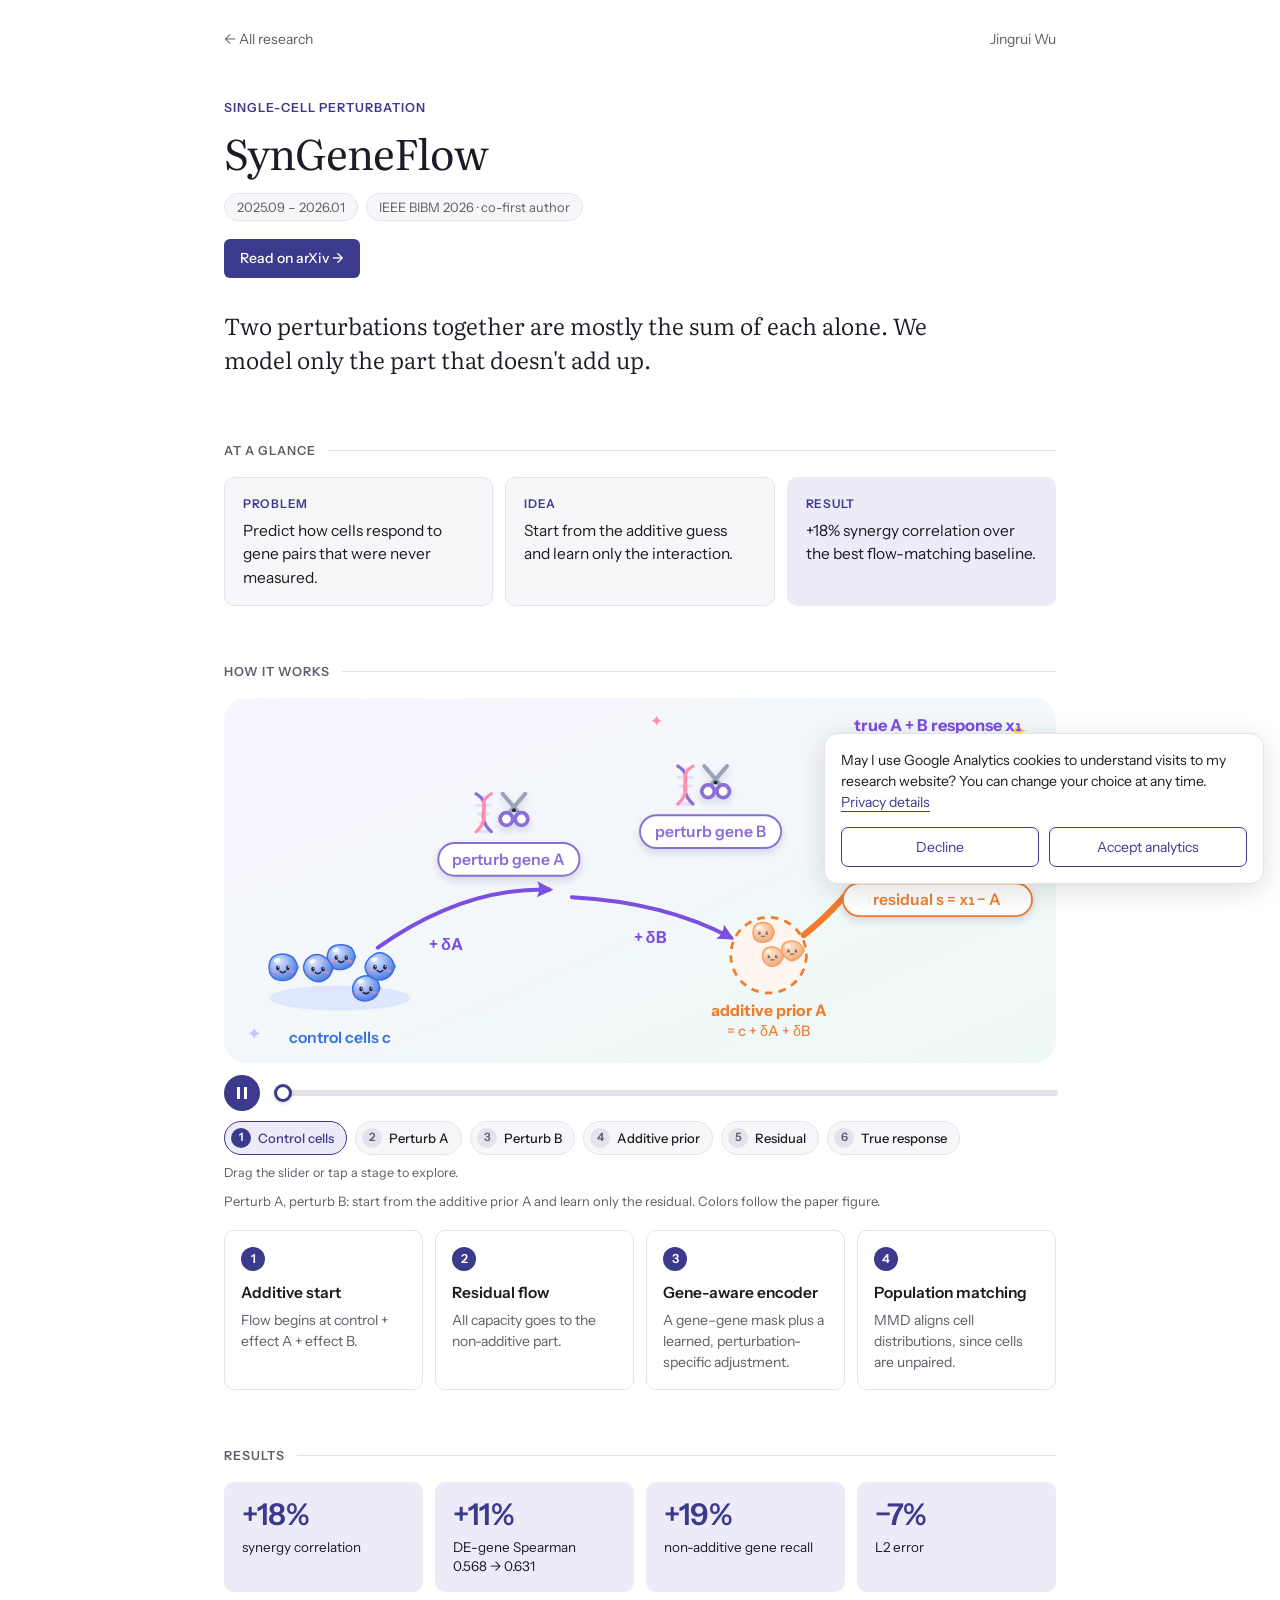
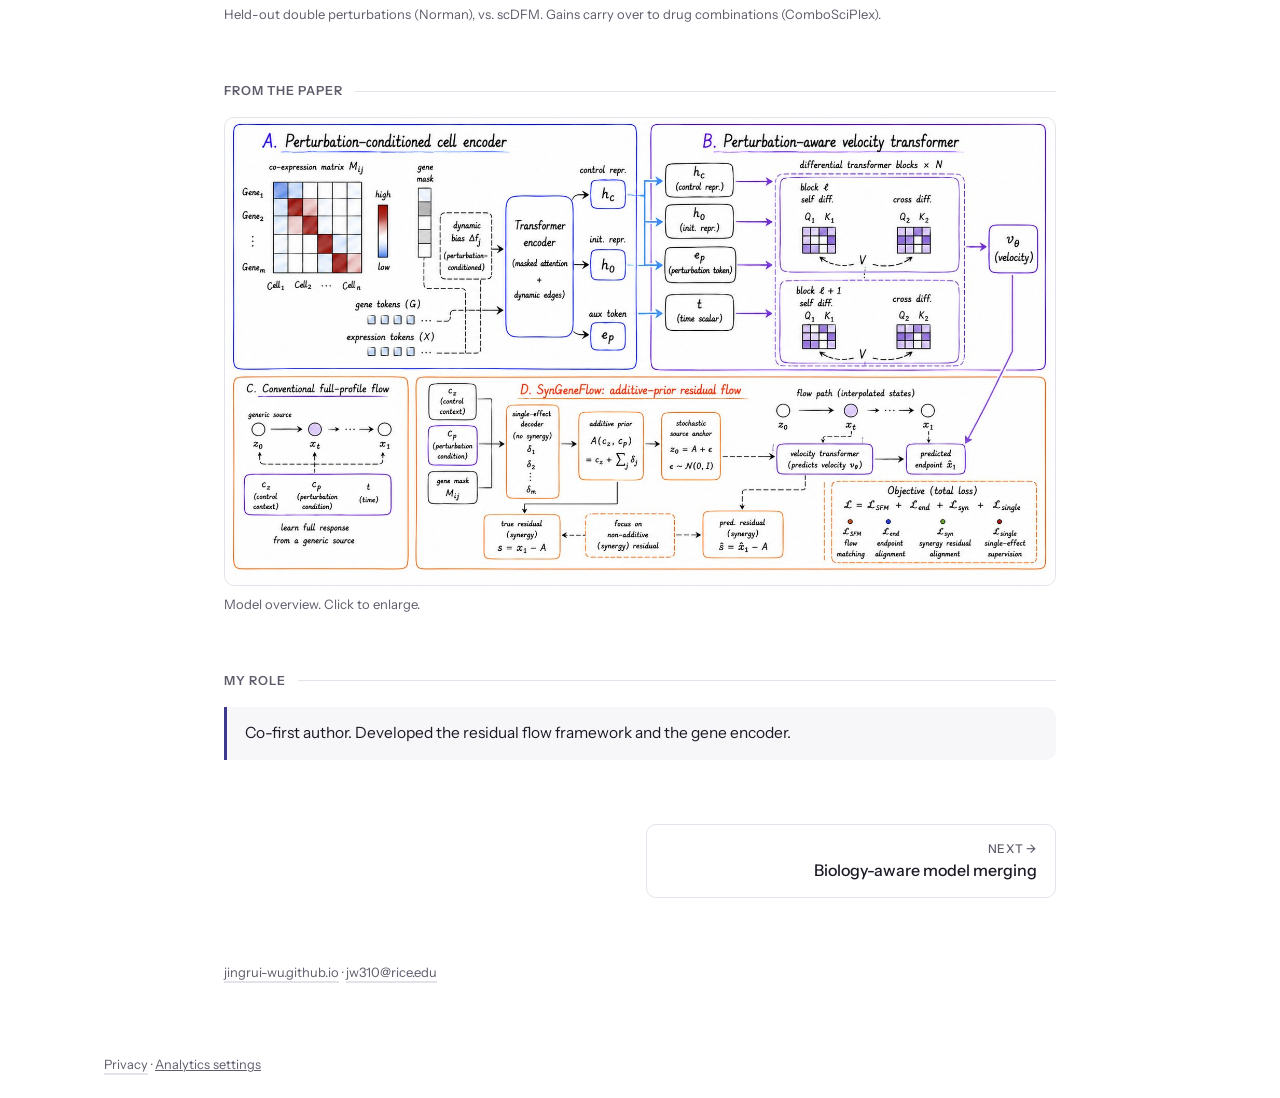
<file: research/syngeneflow.html>
<!doctype html>
<html lang="en">
<head>
<meta charset="utf-8">
<meta name="viewport" content="width=device-width, initial-scale=1">
<title>SynGeneFlow | Jingrui Wu</title>
<meta name="description" content="A flow-matching model that starts from the additive guess and learns only how two perturbations interact.">
<meta name="author" content="Jingrui Wu">
<link rel="canonical" href="https://jingrui-wu.github.io/research/syngeneflow.html">
<link rel="preconnect" href="https://fonts.googleapis.com">
<link rel="preconnect" href="https://fonts.gstatic.com" crossorigin>
<link href="https://fonts.googleapis.com/css2?family=Literata:ital,opsz,wght@0,7..72,300..700;1,7..72,300..500&family=Instrument+Sans:wght@400;500;600&display=swap" rel="stylesheet">
<link rel="stylesheet" href="../assets/research.css">
<link rel="stylesheet" href="/assets/analytics.css">
<script src="/assets/analytics.js" defer></script>
</head>
<body>
<header class="top"><a href="../index.html#research">&larr; All research</a><a href="../index.html">Jingrui Wu</a></header>
<main class="wrap">

<div class="hero">
<p class="kicker">Single-cell perturbation</p><h1>SynGeneFlow</h1>
<ul class="chips"><li>2025.09 – 2026.01</li><li>IEEE BIBM 2026 · co-first author</li></ul>
<p class="cta"><a class="btn" href="https://arxiv.org/abs/2610.25021">Read on arXiv &rarr;</a></p>
<p class="lead">Two perturbations together are mostly the sum of each alone. We model only the part that doesn't add up.</p></div>
<section class="block "><h2>At a glance</h2><div class="glance"><div class="g"><span class="gl">Problem</span><p>Predict how cells respond to gene pairs that were never measured.</p></div><div class="g"><span class="gl">Idea</span><p>Start from the additive guess and learn only the interaction.</p></div><div class="g"><span class="gl">Result</span><p>+18% synergy correlation over the best flow-matching baseline.</p></div></div></section>
<section class="block "><h2>How it works</h2><figure class="diagram" data-stages="[[&quot;Control cells&quot;, 0.2], [&quot;Perturb A&quot;, 1.9], [&quot;Perturb B&quot;, 3.2], [&quot;Additive prior&quot;, 4.1], [&quot;Residual&quot;, 5.6], [&quot;True response&quot;, 7.0]]"><svg class="anim cute" viewBox="0 0 660 290" role="img" aria-label="Animation: blue control cells; perturbing gene A and gene B adds two effects to reach the orange additive prior A; the model learns only the orange residual to the purple true response."><defs><radialGradient id="g-purple" cx="35%" cy="30%" r="80%"><stop offset="0" stop-color="#c9c2ff"/><stop offset="1" stop-color="#7b6ef6"/></radialGradient><linearGradient id="l-purple" x1="0" y1="0" x2="0" y2="1"><stop offset="0" stop-color="#c9c2ff"/><stop offset="1" stop-color="#7b6ef6"/></linearGradient><radialGradient id="g-grey" cx="35%" cy="30%" r="80%"><stop offset="0" stop-color="#eef1f6"/><stop offset="1" stop-color="#aeb6c8"/></radialGradient><linearGradient id="l-grey" x1="0" y1="0" x2="0" y2="1"><stop offset="0" stop-color="#eef1f6"/><stop offset="1" stop-color="#aeb6c8"/></linearGradient><radialGradient id="g-mint" cx="35%" cy="30%" r="80%"><stop offset="0" stop-color="#c8f5e8"/><stop offset="1" stop-color="#4fc3a1"/></radialGradient><linearGradient id="l-mint" x1="0" y1="0" x2="0" y2="1"><stop offset="0" stop-color="#c8f5e8"/><stop offset="1" stop-color="#4fc3a1"/></linearGradient><radialGradient id="g-pink" cx="35%" cy="30%" r="80%"><stop offset="0" stop-color="#ffd6e0"/><stop offset="1" stop-color="#ff8fab"/></radialGradient><linearGradient id="l-pink" x1="0" y1="0" x2="0" y2="1"><stop offset="0" stop-color="#ffd6e0"/><stop offset="1" stop-color="#ff8fab"/></linearGradient><radialGradient id="g-sky" cx="35%" cy="30%" r="80%"><stop offset="0" stop-color="#d3ecff"/><stop offset="1" stop-color="#6cb6f5"/></radialGradient><linearGradient id="l-sky" x1="0" y1="0" x2="0" y2="1"><stop offset="0" stop-color="#d3ecff"/><stop offset="1" stop-color="#6cb6f5"/></linearGradient><radialGradient id="g-peach" cx="35%" cy="30%" r="80%"><stop offset="0" stop-color="#ffe0cc"/><stop offset="1" stop-color="#ffa66b"/></radialGradient><linearGradient id="l-peach" x1="0" y1="0" x2="0" y2="1"><stop offset="0" stop-color="#ffe0cc"/><stop offset="1" stop-color="#ffa66b"/></linearGradient><radialGradient id="g-sun" cx="35%" cy="30%" r="80%"><stop offset="0" stop-color="#fff1bf"/><stop offset="1" stop-color="#ffcc4d"/></radialGradient><linearGradient id="l-sun" x1="0" y1="0" x2="0" y2="1"><stop offset="0" stop-color="#fff1bf"/><stop offset="1" stop-color="#ffcc4d"/></linearGradient><radialGradient id="g-blue" cx="35%" cy="30%" r="80%"><stop offset="0" stop-color="#dbe7ff"/><stop offset="1" stop-color="#3b6fe0"/></radialGradient><linearGradient id="l-blue" x1="0" y1="0" x2="0" y2="1"><stop offset="0" stop-color="#dbe7ff"/><stop offset="1" stop-color="#3b6fe0"/></linearGradient><radialGradient id="g-orange" cx="35%" cy="30%" r="80%"><stop offset="0" stop-color="#ffe2c7"/><stop offset="1" stop-color="#ef7d2d"/></radialGradient><linearGradient id="l-orange" x1="0" y1="0" x2="0" y2="1"><stop offset="0" stop-color="#ffe2c7"/><stop offset="1" stop-color="#ef7d2d"/></linearGradient><radialGradient id="g-red" cx="35%" cy="30%" r="80%"><stop offset="0" stop-color="#ffd9d6"/><stop offset="1" stop-color="#e0524f"/></radialGradient><linearGradient id="l-red" x1="0" y1="0" x2="0" y2="1"><stop offset="0" stop-color="#ffd9d6"/><stop offset="1" stop-color="#e0524f"/></linearGradient><radialGradient id="g-green" cx="35%" cy="30%" r="80%"><stop offset="0" stop-color="#d8f1dc"/><stop offset="1" stop-color="#3c9a4f"/></radialGradient><linearGradient id="l-green" x1="0" y1="0" x2="0" y2="1"><stop offset="0" stop-color="#d8f1dc"/><stop offset="1" stop-color="#3c9a4f"/></linearGradient><radialGradient id="g-lilac" cx="35%" cy="30%" r="80%"><stop offset="0" stop-color="#e6defa"/><stop offset="1" stop-color="#8a6fd6"/></radialGradient><linearGradient id="l-lilac" x1="0" y1="0" x2="0" y2="1"><stop offset="0" stop-color="#e6defa"/><stop offset="1" stop-color="#8a6fd6"/></linearGradient><radialGradient id="g-navy" cx="35%" cy="30%" r="80%"><stop offset="0" stop-color="#dfe3f5"/><stop offset="1" stop-color="#25306b"/></radialGradient><linearGradient id="l-navy" x1="0" y1="0" x2="0" y2="1"><stop offset="0" stop-color="#dfe3f5"/><stop offset="1" stop-color="#25306b"/></linearGradient><radialGradient id="g-cream" cx="35%" cy="30%" r="80%"><stop offset="0" stop-color="#fff6e6"/><stop offset="1" stop-color="#e8c98f"/></radialGradient><linearGradient id="l-cream" x1="0" y1="0" x2="0" y2="1"><stop offset="0" stop-color="#fff6e6"/><stop offset="1" stop-color="#e8c98f"/></linearGradient><linearGradient id="bg" x1="0" y1="0" x2="1" y2="1"><stop offset="0" stop-color="#f7f5ff"/><stop offset="1" stop-color="#eefaf5"/></linearGradient><filter id="sh" x="-30%" y="-30%" width="160%" height="170%"><feDropShadow dx="0" dy="3" stdDeviation="3" flood-color="#3b2f80" flood-opacity=".16"/></filter><marker id="ah" viewBox="0 0 10 10" refX="7" refY="5" markerWidth="5" markerHeight="5" orient="auto-start-reverse"><path d="M1 1L9 5L1 9Q3 5 1 1Z" fill="context-stroke"/></marker></defs><g font-family="var(--sans)"><rect x="0" y="0" width="660" height="290" rx="18" fill="url(#bg)"/><path class="twinkle" style="animation-delay:0s" d="M630 19.7 Q631.08 24.92 636.3 26 Q631.08 27.08 630 32.3 Q628.92 27.08 623.7 26 Q628.92 24.92 630 19.7Z" fill="#ffcc4d"/><path class="twinkle" style="animation-delay:1.2s" d="M24 261.1 Q24.84 265.16 28.9 266 Q24.84 266.84 24 270.9 Q23.16 266.84 19.1 266 Q23.16 265.16 24 261.1Z" fill="#c9c2ff"/><path class="twinkle" style="animation-delay:2.1s" d="M343.2 13.8 Q343.92 17.28 347.4 18 Q343.92 18.72 343.2 22.2 Q342.47999999999996 18.72 339.0 18 Q342.47999999999996 17.28 343.2 13.8Z" fill="#ff8fab"/><ellipse cx="92" cy="238" rx="56" ry="10" fill="#d6e2ff" opacity=".7"/><g class="wob" style="animation-delay:-0.35s"><path d="M123.7 230.2 Q123.7 230.2 122.1 233.9 Q120.6 237.6 116.6 239.3 Q112.6 241.1 108.2 239.7 Q103.9 238.3 102.6 234.3 Q101.3 230.2 103.0 226.6 Q104.7 222.9 108.6 221.3 Q112.6 219.7 117.0 220.9 Q121.4 222.1 122.6 226.2Z" fill="url(#g-blue)" stroke="#3b6fe0" stroke-width="1.2"/><ellipse cx="108.1" cy="224.8" rx="2.6" ry="1.6" fill="#fff" opacity=".8" transform="rotate(-25 108.1 224.8)"/><ellipse cx="108.7" cy="230.8" rx="1.4" ry="1.9" fill="#2b2540"/><ellipse cx="116.5" cy="230.8" rx="1.4" ry="1.9" fill="#2b2540"/><circle cx="109.1" cy="230.1" r="0.5" fill="#fff"/><circle cx="117.0" cy="230.1" r="0.5" fill="#fff"/><ellipse cx="105.6" cy="233.7" rx="2.1" ry="1.2" fill="#ff8fab" opacity=".55"/><ellipse cx="119.6" cy="233.7" rx="2.1" ry="1.2" fill="#ff8fab" opacity=".55"/><path d="M110.4 233.5 Q112.6 235.6 114.8 233.5" stroke="#2b2540" stroke-width="1.2" fill="none" stroke-linecap="round"/></g><g class="wob" style="animation-delay:-2.02s"><path d="M104.3 205.4 Q104.3 205.4 102.7 209.2 Q101.2 212.9 97.1 214.5 Q93.1 216.1 88.5 214.9 Q84.0 213.7 82.6 209.6 Q81.1 205.4 82.7 201.4 Q84.3 197.4 88.7 196.2 Q93.1 195.1 97.3 196.4 Q101.6 197.6 102.9 201.5Z" fill="url(#g-blue)" stroke="#3b6fe0" stroke-width="1.2"/><ellipse cx="88.5" cy="200.0" rx="2.6" ry="1.6" fill="#fff" opacity=".8" transform="rotate(-25 88.5 200.0)"/><ellipse cx="89.1" cy="206.0" rx="1.4" ry="1.9" fill="#2b2540"/><ellipse cx="97.0" cy="206.0" rx="1.4" ry="1.9" fill="#2b2540"/><circle cx="89.6" cy="205.3" r="0.5" fill="#fff"/><circle cx="97.4" cy="205.3" r="0.5" fill="#fff"/><ellipse cx="86.1" cy="208.9" rx="2.1" ry="1.2" fill="#ff8fab" opacity=".55"/><ellipse cx="100.0" cy="208.9" rx="2.1" ry="1.2" fill="#ff8fab" opacity=".55"/><path d="M90.9 208.7 Q93.1 210.8 95.2 208.7" stroke="#2b2540" stroke-width="1.2" fill="none" stroke-linecap="round"/></g><g class="wob" style="animation-delay:-1.56s"><path d="M86.7 214.4 Q86.7 214.4 84.9 218.3 Q83.2 222.3 78.9 224.1 Q74.5 226.0 70.4 223.9 Q66.3 221.9 64.3 218.1 Q62.2 214.4 63.9 210.2 Q65.5 206.1 70.0 204.3 Q74.5 202.6 78.6 204.8 Q82.6 206.9 84.6 210.6Z" fill="url(#g-blue)" stroke="#3b6fe0" stroke-width="1.2"/><ellipse cx="70.0" cy="209.0" rx="2.6" ry="1.6" fill="#fff" opacity=".8" transform="rotate(-25 70.0 209.0)"/><ellipse cx="70.6" cy="215.0" rx="1.4" ry="1.9" fill="#2b2540"/><ellipse cx="78.5" cy="215.0" rx="1.4" ry="1.9" fill="#2b2540"/><circle cx="71.0" cy="214.2" r="0.5" fill="#fff"/><circle cx="78.9" cy="214.2" r="0.5" fill="#fff"/><ellipse cx="67.5" cy="217.8" rx="2.1" ry="1.2" fill="#ff8fab" opacity=".55"/><ellipse cx="81.5" cy="217.8" rx="2.1" ry="1.2" fill="#ff8fab" opacity=".55"/><path d="M72.3 217.6 Q74.5 219.8 76.7 217.6" stroke="#2b2540" stroke-width="1.2" fill="none" stroke-linecap="round"/></g><g class="wob" style="animation-delay:-0.73s"><path d="M135.7 213.0 Q135.7 213.0 134.0 216.9 Q132.3 220.9 128.0 222.7 Q123.7 224.6 119.2 222.9 Q114.7 221.3 112.8 217.1 Q111.0 213.0 113.2 209.1 Q115.4 205.3 119.5 203.2 Q123.7 201.1 127.9 203.2 Q132.1 205.2 133.9 209.1Z" fill="url(#g-blue)" stroke="#3b6fe0" stroke-width="1.2"/><ellipse cx="119.1" cy="207.6" rx="2.6" ry="1.6" fill="#fff" opacity=".8" transform="rotate(-25 119.1 207.6)"/><ellipse cx="119.8" cy="213.6" rx="1.4" ry="1.9" fill="#2b2540"/><ellipse cx="127.6" cy="213.6" rx="1.4" ry="1.9" fill="#2b2540"/><circle cx="120.2" cy="212.8" r="0.5" fill="#fff"/><circle cx="128.1" cy="212.8" r="0.5" fill="#fff"/><ellipse cx="116.7" cy="216.4" rx="2.1" ry="1.2" fill="#ff8fab" opacity=".55"/><ellipse cx="130.7" cy="216.4" rx="2.1" ry="1.2" fill="#ff8fab" opacity=".55"/><path d="M121.5 216.2 Q123.7 218.4 125.9 216.2" stroke="#2b2540" stroke-width="1.2" fill="none" stroke-linecap="round"/></g><g class="wob" style="animation-delay:-1.81s"><path d="M58.7 213.6 Q58.7 213.6 57.1 217.6 Q55.5 221.7 51.0 223.4 Q46.6 225.0 42.1 223.4 Q37.6 221.8 36.3 217.7 Q35.0 213.6 36.3 209.4 Q37.5 205.2 42.1 203.8 Q46.6 202.4 51.0 203.9 Q55.4 205.4 57.1 209.5Z" fill="url(#g-blue)" stroke="#3b6fe0" stroke-width="1.2"/><ellipse cx="42.1" cy="208.2" rx="2.6" ry="1.6" fill="#fff" opacity=".8" transform="rotate(-25 42.1 208.2)"/><ellipse cx="42.7" cy="214.2" rx="1.4" ry="1.9" fill="#2b2540"/><ellipse cx="50.6" cy="214.2" rx="1.4" ry="1.9" fill="#2b2540"/><circle cx="43.1" cy="213.4" r="0.5" fill="#fff"/><circle cx="51.0" cy="213.4" r="0.5" fill="#fff"/><ellipse cx="39.6" cy="217.0" rx="2.1" ry="1.2" fill="#ff8fab" opacity=".55"/><ellipse cx="53.6" cy="217.0" rx="2.1" ry="1.2" fill="#ff8fab" opacity=".55"/><path d="M44.4 216.8 Q46.6 219.0 48.8 216.8" stroke="#2b2540" stroke-width="1.2" fill="none" stroke-linecap="round"/></g><text x="92" y="274" text-anchor="middle" font-size="12.5" font-weight="600" fill="#3b6fe0">control cells  c</text><g class="ap1"><line x1="206.0" y1="78" x2="206.0" y2="78" stroke="#e6defa" stroke-width="2.4" stroke-linecap="round"/><line x1="200.4" y1="85" x2="211.6" y2="85" stroke="#e6defa" stroke-width="2.4" stroke-linecap="round"/><line x1="201.9" y1="92" x2="210.1" y2="92" stroke="#e6defa" stroke-width="2.4" stroke-linecap="round"/><line x1="208.7" y1="99" x2="203.3" y2="99" stroke="#e6defa" stroke-width="2.4" stroke-linecap="round"/><line x1="212.0" y1="106" x2="200.0" y2="106" stroke="#e6defa" stroke-width="2.4" stroke-linecap="round"/><path d="M200 76 C214 84 198 94 212 106" stroke="#8a6fd6" stroke-width="2.6" fill="none" stroke-linecap="round"/><path d="M212 76 C198 84 214 94 200 106" stroke="#ff8fab" stroke-width="2.6" fill="none" stroke-linecap="round"/><g transform="translate(230 90)" filter="url(#sh)"><path d="M-3 0L9 -14M3 0L-9 -14" stroke="#9aa3b5" stroke-width="3.2" stroke-linecap="round"/><circle cx="-6" cy="6" r="5" fill="#fff" stroke="#8a6fd6" stroke-width="3"/><circle cx="6" cy="6" r="5" fill="#fff" stroke="#8a6fd6" stroke-width="3"/><circle cx="0" cy="-1" r="1.6" fill="#2b2540"/></g><g filter="url(#sh)"><rect x="170.0" y="115" width="112.0" height="26" rx="13" fill="#fff" stroke="#8a6fd6" stroke-width="1.5"/><text x="226" y="132.5" text-anchor="middle" font-size="12.5" font-weight="600" fill="#8a6fd6">perturb gene A</text></g></g><path class="dr1" pathLength="100" d="M122 198 Q 190 150 258 152" fill="none" stroke="#7b4fe0" stroke-width="3.2" stroke-linecap="round" marker-end="url(#ah)"/><g class="ap1"><text x="176" y="200" text-anchor="middle" font-size="13" font-weight="700" fill="#7b4fe0">+ &#948;A</text></g><g class="ap2"><line x1="366.0" y1="56" x2="366.0" y2="56" stroke="#e6defa" stroke-width="2.4" stroke-linecap="round"/><line x1="360.4" y1="63" x2="371.6" y2="63" stroke="#e6defa" stroke-width="2.4" stroke-linecap="round"/><line x1="361.9" y1="70" x2="370.1" y2="70" stroke="#e6defa" stroke-width="2.4" stroke-linecap="round"/><line x1="368.7" y1="77" x2="363.3" y2="77" stroke="#e6defa" stroke-width="2.4" stroke-linecap="round"/><line x1="372.0" y1="84" x2="360.0" y2="84" stroke="#e6defa" stroke-width="2.4" stroke-linecap="round"/><path d="M360 54 C374 62 358 72 372 84" stroke="#8a6fd6" stroke-width="2.6" fill="none" stroke-linecap="round"/><path d="M372 54 C358 62 374 72 360 84" stroke="#ff8fab" stroke-width="2.6" fill="none" stroke-linecap="round"/><g transform="translate(390 68)" filter="url(#sh)"><path d="M-3 0L9 -14M3 0L-9 -14" stroke="#9aa3b5" stroke-width="3.2" stroke-linecap="round"/><circle cx="-6" cy="6" r="5" fill="#fff" stroke="#8a6fd6" stroke-width="3"/><circle cx="6" cy="6" r="5" fill="#fff" stroke="#8a6fd6" stroke-width="3"/><circle cx="0" cy="-1" r="1.6" fill="#2b2540"/></g><g filter="url(#sh)"><rect x="330.0" y="93" width="112.0" height="26" rx="13" fill="#fff" stroke="#8a6fd6" stroke-width="1.5"/><text x="386" y="110.5" text-anchor="middle" font-size="12.5" font-weight="600" fill="#8a6fd6">perturb gene B</text></g></g><path class="dr2" pathLength="100" d="M276 158 Q 350 162 402 190" fill="none" stroke="#7b4fe0" stroke-width="3.2" stroke-linecap="round" marker-end="url(#ah)"/><g class="ap2"><text x="338" y="194" text-anchor="middle" font-size="13" font-weight="700" fill="#7b4fe0">+ &#948;B</text></g><g class="ap3"><circle cx="432" cy="204" r="30" fill="#fff7ef" stroke="#ef7d2d" stroke-width="2.2" stroke-dasharray="6 5"/><g opacity=".7"><g class="wob" style="animation-delay:-0.39s"><path d="M460.3 200.3 Q460.3 200.3 458.5 203.1 Q456.7 205.8 453.7 207.5 Q450.7 209.2 447.7 207.5 Q444.6 205.9 443.2 203.1 Q441.8 200.3 442.8 197.2 Q443.9 194.1 447.3 193.1 Q450.7 192.2 453.9 193.3 Q457.1 194.4 458.7 197.4Z" fill="url(#g-orange)" stroke="#ef7d2d" stroke-width="1.2"/><ellipse cx="447.3" cy="196.2" rx="2.0" ry="1.2" fill="#fff" opacity=".8" transform="rotate(-25 447.3 196.2)"/><ellipse cx="447.8" cy="200.7" rx="1.1" ry="1.4" fill="#2b2540"/><ellipse cx="453.7" cy="200.7" rx="1.1" ry="1.4" fill="#2b2540"/><circle cx="448.1" cy="200.2" r="0.4" fill="#fff"/><circle cx="454.0" cy="200.2" r="0.4" fill="#fff"/><ellipse cx="445.5" cy="202.9" rx="1.6" ry="0.9" fill="#ff8fab" opacity=".55"/><ellipse cx="455.9" cy="202.9" rx="1.6" ry="0.9" fill="#ff8fab" opacity=".55"/><line x1="449.4" y1="203.2" x2="452.0" y2="203.2" stroke="#2b2540" stroke-width="0.9" stroke-linecap="round"/></g><g class="wob" style="animation-delay:-0.18s"><path d="M444.1 204.8 Q444.1 204.8 442.7 207.7 Q441.3 210.5 438.2 212.1 Q435.2 213.6 432.0 212.2 Q428.8 210.7 427.8 207.7 Q426.8 204.8 427.6 201.8 Q428.5 198.7 431.8 197.9 Q435.2 197.1 438.2 198.2 Q441.2 199.2 442.6 202.0Z" fill="url(#g-orange)" stroke="#ef7d2d" stroke-width="1.2"/><ellipse cx="431.7" cy="200.8" rx="2.0" ry="1.2" fill="#fff" opacity=".8" transform="rotate(-25 431.7 200.8)"/><ellipse cx="432.2" cy="205.3" rx="1.1" ry="1.4" fill="#2b2540"/><ellipse cx="438.1" cy="205.3" rx="1.1" ry="1.4" fill="#2b2540"/><circle cx="432.5" cy="204.7" r="0.4" fill="#fff"/><circle cx="438.4" cy="204.7" r="0.4" fill="#fff"/><ellipse cx="429.9" cy="207.4" rx="1.6" ry="0.9" fill="#ff8fab" opacity=".55"/><ellipse cx="440.4" cy="207.4" rx="1.6" ry="0.9" fill="#ff8fab" opacity=".55"/><line x1="433.8" y1="207.7" x2="436.5" y2="207.7" stroke="#2b2540" stroke-width="0.9" stroke-linecap="round"/></g><g class="wob" style="animation-delay:-1.93s"><path d="M436.6 186.1 Q436.6 186.1 435.4 189.1 Q434.1 192.1 430.9 193.2 Q427.6 194.2 424.2 193.3 Q420.8 192.3 420.1 189.2 Q419.3 186.1 420.0 182.9 Q420.8 179.8 424.2 178.7 Q427.6 177.5 431.0 178.7 Q434.3 180.0 435.4 183.0Z" fill="url(#g-orange)" stroke="#ef7d2d" stroke-width="1.2"/><ellipse cx="424.2" cy="182.0" rx="2.0" ry="1.2" fill="#fff" opacity=".8" transform="rotate(-25 424.2 182.0)"/><ellipse cx="424.7" cy="186.5" rx="1.1" ry="1.4" fill="#2b2540"/><ellipse cx="430.6" cy="186.5" rx="1.1" ry="1.4" fill="#2b2540"/><circle cx="425.0" cy="186.0" r="0.4" fill="#fff"/><circle cx="430.9" cy="186.0" r="0.4" fill="#fff"/><ellipse cx="422.4" cy="188.7" rx="1.6" ry="0.9" fill="#ff8fab" opacity=".55"/><ellipse cx="432.9" cy="188.7" rx="1.6" ry="0.9" fill="#ff8fab" opacity=".55"/><line x1="426.3" y1="189.0" x2="428.9" y2="189.0" stroke="#2b2540" stroke-width="0.9" stroke-linecap="round"/></g></g><text x="432" y="252" text-anchor="middle" font-size="12.5" font-weight="700" fill="#ef7d2d">additive prior  A</text><text x="432" y="268" text-anchor="middle" font-size="11.5" font-weight="500" fill="#ef7d2d">= c + &#948;A + &#948;B</text></g><path class="dr4" pathLength="100" d="M460 188 C 494 162 516 124 550 98" fill="none" stroke="#ef7d2d" stroke-width="5" stroke-linecap="round" marker-end="url(#ah)"/><g class="ap4"><g filter="url(#sh)"><rect x="491.0" y="147" width="150.0" height="26" rx="13" fill="#fff" stroke="#ef7d2d" stroke-width="1.5"/><text x="566" y="164.5" text-anchor="middle" font-size="12.5" font-weight="600" fill="#ef7d2d">residual s = x&#8321; &#8722; A</text></g><path class="twinkle" style="animation-delay:0.3s" d="M522 118.4 Q522.96 123.04 527.6 124 Q522.96 124.96 522 129.6 Q521.04 124.96 516.4 124 Q521.04 123.04 522 118.4Z" fill="#ffcc4d"/></g><g class="ap5 pop"><ellipse cx="584" cy="88" rx="50" ry="9" fill="#e4dafb" opacity=".8"/><g class="wob" style="animation-delay:-0.39s"><path d="M598.2 77.1 Q598.2 77.1 596.1 81.0 Q593.9 84.9 589.7 86.6 Q585.4 88.3 581.3 86.5 Q577.1 84.7 575.6 80.9 Q574.2 77.1 575.6 73.3 Q577.1 69.5 581.3 68.1 Q585.4 66.7 589.4 68.2 Q593.4 69.8 595.8 73.5Z" fill="url(#g-lilac)" stroke="#8a6fd6" stroke-width="1.2"/><ellipse cx="580.9" cy="71.7" rx="2.6" ry="1.6" fill="#fff" opacity=".8" transform="rotate(-25 580.9 71.7)"/><ellipse cx="581.5" cy="77.7" rx="1.4" ry="1.9" fill="#2b2540"/><ellipse cx="589.3" cy="77.7" rx="1.4" ry="1.9" fill="#2b2540"/><circle cx="581.9" cy="77.0" r="0.5" fill="#fff"/><circle cx="589.8" cy="77.0" r="0.5" fill="#fff"/><ellipse cx="578.4" cy="80.6" rx="2.1" ry="1.2" fill="#ff8fab" opacity=".55"/><ellipse cx="592.4" cy="80.6" rx="2.1" ry="1.2" fill="#ff8fab" opacity=".55"/><path d="M583.0 80.1 Q585.4 84.3 587.8 80.1Z" fill="#2b2540"/></g><g class="wob" style="animation-delay:-2.00s"><path d="M624.6 65.7 Q624.6 65.7 622.5 69.3 Q620.5 73.0 616.5 74.6 Q612.5 76.3 608.3 74.8 Q604.1 73.4 602.8 69.5 Q601.4 65.7 602.7 61.8 Q604.0 57.8 608.3 55.8 Q612.5 53.8 616.7 55.9 Q620.9 57.9 622.7 61.8Z" fill="url(#g-lilac)" stroke="#8a6fd6" stroke-width="1.2"/><ellipse cx="607.9" cy="60.3" rx="2.6" ry="1.6" fill="#fff" opacity=".8" transform="rotate(-25 607.9 60.3)"/><ellipse cx="608.6" cy="66.3" rx="1.4" ry="1.9" fill="#2b2540"/><ellipse cx="616.4" cy="66.3" rx="1.4" ry="1.9" fill="#2b2540"/><circle cx="609.0" cy="65.5" r="0.5" fill="#fff"/><circle cx="616.9" cy="65.5" r="0.5" fill="#fff"/><ellipse cx="605.5" cy="69.1" rx="2.1" ry="1.2" fill="#ff8fab" opacity=".55"/><ellipse cx="619.5" cy="69.1" rx="2.1" ry="1.2" fill="#ff8fab" opacity=".55"/><path d="M610.1 68.7 Q612.5 72.8 614.9 68.7Z" fill="#2b2540"/></g><g class="wob" style="animation-delay:-0.03s"><path d="M605.3 53.8 Q605.3 53.8 603.3 57.7 Q601.3 61.6 597.1 63.6 Q592.8 65.7 588.6 63.7 Q584.3 61.6 582.1 57.7 Q580.0 53.8 582.4 50.1 Q584.8 46.4 588.8 44.6 Q592.8 42.7 596.8 44.6 Q600.8 46.4 603.1 50.1Z" fill="url(#g-lilac)" stroke="#8a6fd6" stroke-width="1.2"/><ellipse cx="588.3" cy="48.4" rx="2.6" ry="1.6" fill="#fff" opacity=".8" transform="rotate(-25 588.3 48.4)"/><ellipse cx="588.9" cy="54.4" rx="1.4" ry="1.9" fill="#2b2540"/><ellipse cx="596.7" cy="54.4" rx="1.4" ry="1.9" fill="#2b2540"/><circle cx="589.3" cy="53.6" r="0.5" fill="#fff"/><circle cx="597.2" cy="53.6" r="0.5" fill="#fff"/><ellipse cx="585.8" cy="57.2" rx="2.1" ry="1.2" fill="#ff8fab" opacity=".55"/><ellipse cx="599.8" cy="57.2" rx="2.1" ry="1.2" fill="#ff8fab" opacity=".55"/><path d="M590.4 56.8 Q592.8 60.9 595.2 56.8Z" fill="#2b2540"/></g><g class="wob" style="animation-delay:-0.98s"><path d="M575.8 48.2 Q575.8 48.2 574.4 52.3 Q573.1 56.5 568.5 57.7 Q564.0 59.0 560.0 57.3 Q555.9 55.6 553.7 51.9 Q551.4 48.2 553.3 44.1 Q555.2 40.0 559.6 38.4 Q564.0 36.8 567.9 38.9 Q571.9 41.0 573.8 44.6Z" fill="url(#g-lilac)" stroke="#8a6fd6" stroke-width="1.2"/><ellipse cx="559.5" cy="42.8" rx="2.6" ry="1.6" fill="#fff" opacity=".8" transform="rotate(-25 559.5 42.8)"/><ellipse cx="560.1" cy="48.8" rx="1.4" ry="1.9" fill="#2b2540"/><ellipse cx="567.9" cy="48.8" rx="1.4" ry="1.9" fill="#2b2540"/><circle cx="560.5" cy="48.0" r="0.5" fill="#fff"/><circle cx="568.4" cy="48.0" r="0.5" fill="#fff"/><ellipse cx="557.0" cy="51.6" rx="2.1" ry="1.2" fill="#ff8fab" opacity=".55"/><ellipse cx="571.0" cy="51.6" rx="2.1" ry="1.2" fill="#ff8fab" opacity=".55"/><path d="M561.6 51.2 Q564.0 55.3 566.4 51.2Z" fill="#2b2540"/></g><g class="wob" style="animation-delay:-2.13s"><path d="M574.1 75.6 Q574.1 75.6 572.9 79.7 Q571.6 83.8 567.2 85.1 Q562.7 86.4 558.2 85.1 Q553.8 83.8 551.9 79.7 Q550.1 75.6 552.1 71.6 Q554.1 67.7 558.4 66.0 Q562.7 64.4 566.6 66.4 Q570.6 68.3 572.3 71.9Z" fill="url(#g-lilac)" stroke="#8a6fd6" stroke-width="1.2"/><ellipse cx="558.1" cy="70.2" rx="2.6" ry="1.6" fill="#fff" opacity=".8" transform="rotate(-25 558.1 70.2)"/><ellipse cx="558.8" cy="76.2" rx="1.4" ry="1.9" fill="#2b2540"/><ellipse cx="566.6" cy="76.2" rx="1.4" ry="1.9" fill="#2b2540"/><circle cx="559.2" cy="75.4" r="0.5" fill="#fff"/><circle cx="567.1" cy="75.4" r="0.5" fill="#fff"/><ellipse cx="555.7" cy="79.0" rx="2.1" ry="1.2" fill="#ff8fab" opacity=".55"/><ellipse cx="569.7" cy="79.0" rx="2.1" ry="1.2" fill="#ff8fab" opacity=".55"/><path d="M560.3 78.6 Q562.7 82.7 565.1 78.6Z" fill="#2b2540"/></g></g><g class="ap5"><text x="566" y="26" text-anchor="middle" font-size="13" font-weight="700" fill="#7b4fe0">true A + B response  x&#8321;</text></g></g></svg><figcaption>Perturb A, perturb B: start from the additive prior A and learn only the residual. Colors follow the paper figure.</figcaption></figure><ol class="steps"><li><span class="n">1</span><b>Additive start</b><span>Flow begins at control + effect A + effect B.</span></li><li><span class="n">2</span><b>Residual flow</b><span>All capacity goes to the non-additive part.</span></li><li><span class="n">3</span><b>Gene-aware encoder</b><span>A gene–gene mask plus a learned, perturbation-specific adjustment.</span></li><li><span class="n">4</span><b>Population matching</b><span>MMD aligns cell distributions, since cells are unpaired.</span></li></ol></section>
<section class="block "><h2>Results</h2><div class="stats"><div class="stat"><b>+18%</b><span>synergy correlation</span></div><div class="stat"><b>+11%</b><span>DE-gene Spearman<br>0.568 &rarr; 0.631</span></div><div class="stat"><b>+19%</b><span>non-additive gene recall</span></div><div class="stat"><b>&minus;7%</b><span>L2 error</span></div></div><p class="small">Held-out double perturbations (Norman), vs. scDFM. Gains carry over to drug combinations (ComboSciPlex).</p></section>
<section class="block "><h2>From the paper</h2><figure class="paperfig"><a href="../assets/fig-syngeneflow.jpg"><img src="../assets/fig-syngeneflow.jpg" alt="Model overview." loading="lazy"></a><figcaption>Model overview. Click to enlarge.</figcaption></figure></section>
<section class="block "><h2>My role</h2><p class="role">Co-first author. Developed the residual flow framework and the gene encoder.</p></section>
<nav class="pager" aria-label="More projects"><span></span><a class="next" href="model-merging.html"><span>Next &rarr;</span>Biology-aware model merging</a></nav></main>
<footer class="foot"><a href="../index.html">jingrui-wu.github.io</a> &middot; <a href="mailto:jw310@rice.edu">jw310@rice.edu</a></footer>
<script src="../assets/research.js" defer></script>
<footer class="analytics-footer"><a href="/privacy.html">Privacy</a> &middot; <button type="button" data-analytics-settings hidden>Analytics settings</button></footer>
</body>
</html>
</file>
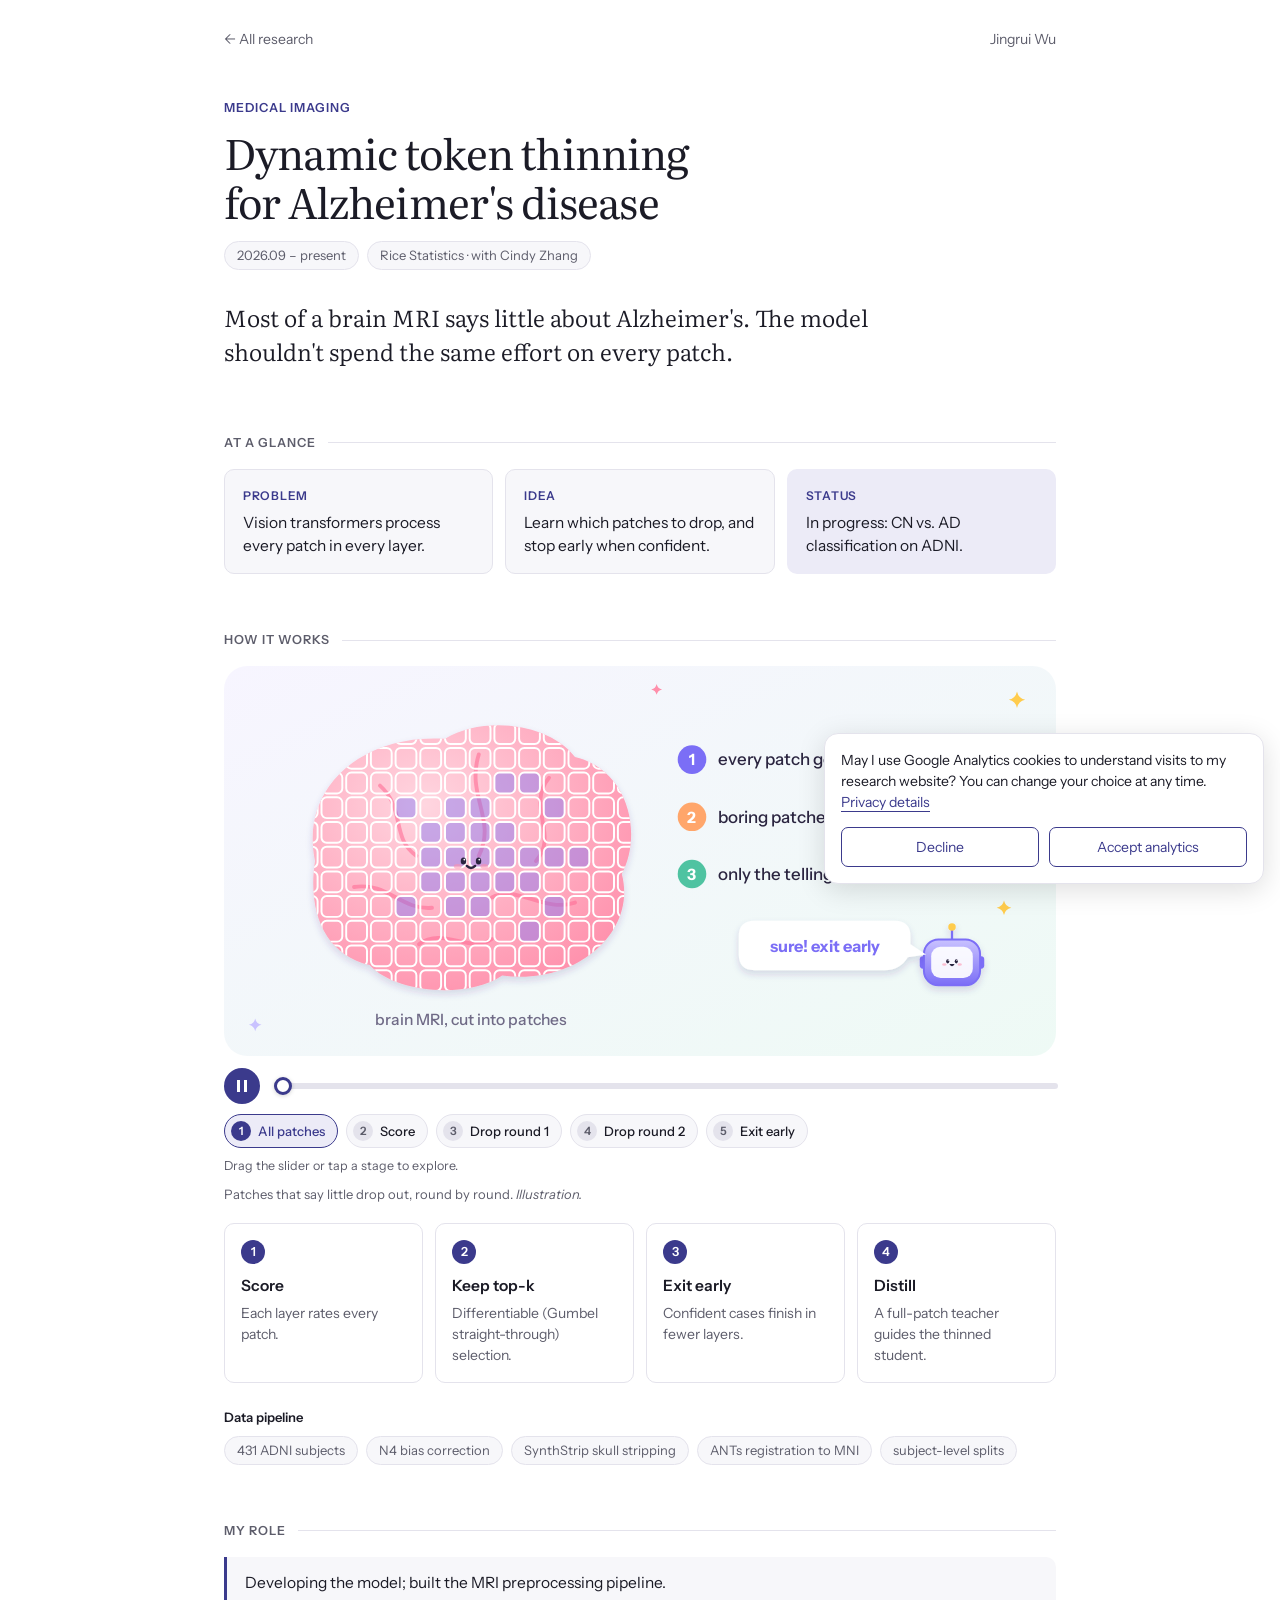
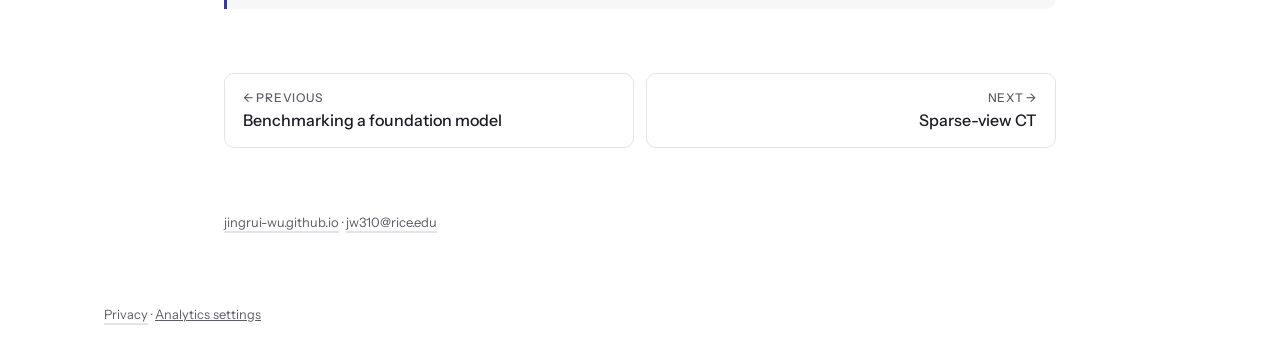
<file: research/token-thinning.html>
<!doctype html>
<html lang="en">
<head>
<meta charset="utf-8">
<meta name="viewport" content="width=device-width, initial-scale=1">
<title>Dynamic token thinning for Alzheimer&#x27;s disease | Jingrui Wu</title>
<meta name="description" content="A vision transformer for brain MRI that learns which image patches to drop, and stops early when it is already sure.">
<meta name="author" content="Jingrui Wu">
<link rel="canonical" href="https://jingrui-wu.github.io/research/token-thinning.html">
<link rel="preconnect" href="https://fonts.googleapis.com">
<link rel="preconnect" href="https://fonts.gstatic.com" crossorigin>
<link href="https://fonts.googleapis.com/css2?family=Literata:ital,opsz,wght@0,7..72,300..700;1,7..72,300..500&family=Instrument+Sans:wght@400;500;600&display=swap" rel="stylesheet">
<link rel="stylesheet" href="../assets/research.css">
<link rel="stylesheet" href="/assets/analytics.css">
<script src="/assets/analytics.js" defer></script>
</head>
<body>
<header class="top"><a href="../index.html#research">&larr; All research</a><a href="../index.html">Jingrui Wu</a></header>
<main class="wrap">

<div class="hero">
<p class="kicker">Medical imaging</p><h1>Dynamic token thinning for Alzheimer's disease</h1>
<ul class="chips"><li>2026.09 – present</li><li>Rice Statistics · with Cindy Zhang</li></ul>
<p class="lead">Most of a brain MRI says little about Alzheimer's. The model shouldn't spend the same effort on every patch.</p></div>
<section class="block "><h2>At a glance</h2><div class="glance"><div class="g"><span class="gl">Problem</span><p>Vision transformers process every patch in every layer.</p></div><div class="g"><span class="gl">Idea</span><p>Learn which patches to drop, and stop early when confident.</p></div><div class="g"><span class="gl">Status</span><p>In progress: CN vs. AD classification on ADNI.</p></div></div></section>
<section class="block "><h2>How it works</h2><figure class="diagram" data-stages="[[&quot;All patches&quot;, 0.2], [&quot;Score&quot;, 1.6], [&quot;Drop round 1&quot;, 2.9], [&quot;Drop round 2&quot;, 4.2], [&quot;Exit early&quot;, 6.8]]"><svg class="anim cute" viewBox="0 0 640 300" role="img" aria-label="Animation: a cute pink brain covered in patches; uninformative patches fade out in two rounds, then a little robot says it is sure and exits early."><defs><radialGradient id="g-purple" cx="35%" cy="30%" r="80%"><stop offset="0" stop-color="#c9c2ff"/><stop offset="1" stop-color="#7b6ef6"/></radialGradient><linearGradient id="l-purple" x1="0" y1="0" x2="0" y2="1"><stop offset="0" stop-color="#c9c2ff"/><stop offset="1" stop-color="#7b6ef6"/></linearGradient><radialGradient id="g-grey" cx="35%" cy="30%" r="80%"><stop offset="0" stop-color="#eef1f6"/><stop offset="1" stop-color="#aeb6c8"/></radialGradient><linearGradient id="l-grey" x1="0" y1="0" x2="0" y2="1"><stop offset="0" stop-color="#eef1f6"/><stop offset="1" stop-color="#aeb6c8"/></linearGradient><radialGradient id="g-mint" cx="35%" cy="30%" r="80%"><stop offset="0" stop-color="#c8f5e8"/><stop offset="1" stop-color="#4fc3a1"/></radialGradient><linearGradient id="l-mint" x1="0" y1="0" x2="0" y2="1"><stop offset="0" stop-color="#c8f5e8"/><stop offset="1" stop-color="#4fc3a1"/></linearGradient><radialGradient id="g-pink" cx="35%" cy="30%" r="80%"><stop offset="0" stop-color="#ffd6e0"/><stop offset="1" stop-color="#ff8fab"/></radialGradient><linearGradient id="l-pink" x1="0" y1="0" x2="0" y2="1"><stop offset="0" stop-color="#ffd6e0"/><stop offset="1" stop-color="#ff8fab"/></linearGradient><radialGradient id="g-sky" cx="35%" cy="30%" r="80%"><stop offset="0" stop-color="#d3ecff"/><stop offset="1" stop-color="#6cb6f5"/></radialGradient><linearGradient id="l-sky" x1="0" y1="0" x2="0" y2="1"><stop offset="0" stop-color="#d3ecff"/><stop offset="1" stop-color="#6cb6f5"/></linearGradient><radialGradient id="g-peach" cx="35%" cy="30%" r="80%"><stop offset="0" stop-color="#ffe0cc"/><stop offset="1" stop-color="#ffa66b"/></radialGradient><linearGradient id="l-peach" x1="0" y1="0" x2="0" y2="1"><stop offset="0" stop-color="#ffe0cc"/><stop offset="1" stop-color="#ffa66b"/></linearGradient><radialGradient id="g-sun" cx="35%" cy="30%" r="80%"><stop offset="0" stop-color="#fff1bf"/><stop offset="1" stop-color="#ffcc4d"/></radialGradient><linearGradient id="l-sun" x1="0" y1="0" x2="0" y2="1"><stop offset="0" stop-color="#fff1bf"/><stop offset="1" stop-color="#ffcc4d"/></linearGradient><radialGradient id="g-blue" cx="35%" cy="30%" r="80%"><stop offset="0" stop-color="#dbe7ff"/><stop offset="1" stop-color="#3b6fe0"/></radialGradient><linearGradient id="l-blue" x1="0" y1="0" x2="0" y2="1"><stop offset="0" stop-color="#dbe7ff"/><stop offset="1" stop-color="#3b6fe0"/></linearGradient><radialGradient id="g-orange" cx="35%" cy="30%" r="80%"><stop offset="0" stop-color="#ffe2c7"/><stop offset="1" stop-color="#ef7d2d"/></radialGradient><linearGradient id="l-orange" x1="0" y1="0" x2="0" y2="1"><stop offset="0" stop-color="#ffe2c7"/><stop offset="1" stop-color="#ef7d2d"/></linearGradient><radialGradient id="g-red" cx="35%" cy="30%" r="80%"><stop offset="0" stop-color="#ffd9d6"/><stop offset="1" stop-color="#e0524f"/></radialGradient><linearGradient id="l-red" x1="0" y1="0" x2="0" y2="1"><stop offset="0" stop-color="#ffd9d6"/><stop offset="1" stop-color="#e0524f"/></linearGradient><radialGradient id="g-green" cx="35%" cy="30%" r="80%"><stop offset="0" stop-color="#d8f1dc"/><stop offset="1" stop-color="#3c9a4f"/></radialGradient><linearGradient id="l-green" x1="0" y1="0" x2="0" y2="1"><stop offset="0" stop-color="#d8f1dc"/><stop offset="1" stop-color="#3c9a4f"/></linearGradient><radialGradient id="g-lilac" cx="35%" cy="30%" r="80%"><stop offset="0" stop-color="#e6defa"/><stop offset="1" stop-color="#8a6fd6"/></radialGradient><linearGradient id="l-lilac" x1="0" y1="0" x2="0" y2="1"><stop offset="0" stop-color="#e6defa"/><stop offset="1" stop-color="#8a6fd6"/></linearGradient><radialGradient id="g-navy" cx="35%" cy="30%" r="80%"><stop offset="0" stop-color="#dfe3f5"/><stop offset="1" stop-color="#25306b"/></radialGradient><linearGradient id="l-navy" x1="0" y1="0" x2="0" y2="1"><stop offset="0" stop-color="#dfe3f5"/><stop offset="1" stop-color="#25306b"/></linearGradient><radialGradient id="g-cream" cx="35%" cy="30%" r="80%"><stop offset="0" stop-color="#fff6e6"/><stop offset="1" stop-color="#e8c98f"/></radialGradient><linearGradient id="l-cream" x1="0" y1="0" x2="0" y2="1"><stop offset="0" stop-color="#fff6e6"/><stop offset="1" stop-color="#e8c98f"/></linearGradient><linearGradient id="bg" x1="0" y1="0" x2="1" y2="1"><stop offset="0" stop-color="#f7f5ff"/><stop offset="1" stop-color="#eefaf5"/></linearGradient><filter id="sh" x="-30%" y="-30%" width="160%" height="170%"><feDropShadow dx="0" dy="3" stdDeviation="3" flood-color="#3b2f80" flood-opacity=".16"/></filter><marker id="ah" viewBox="0 0 10 10" refX="7" refY="5" markerWidth="5" markerHeight="5" orient="auto-start-reverse"><path d="M1 1L9 5L1 9Q3 5 1 1Z" fill="context-stroke"/></marker><clipPath id="brain"><path d="M70 150 C58 92 108 52 170 56 C200 38 250 44 270 70 C312 80 322 130 306 160 C318 205 270 246 214 238 C188 256 132 252 112 230 C78 222 64 190 70 150Z"/></clipPath></defs><g font-family="var(--sans)"><rect x="0" y="0" width="640" height="300" rx="18" fill="url(#bg)"/><path class="twinkle" style="animation-delay:0s" d="M610 19.7 Q611.08 24.92 616.3 26 Q611.08 27.08 610 32.3 Q608.92 27.08 603.7 26 Q608.92 24.92 610 19.7Z" fill="#ffcc4d"/><path class="twinkle" style="animation-delay:1.2s" d="M24 271.1 Q24.84 275.16 28.9 276 Q24.84 276.84 24 280.9 Q23.16 276.84 19.1 276 Q23.16 275.16 24 271.1Z" fill="#c9c2ff"/><path class="twinkle" style="animation-delay:2.1s" d="M332.8 13.8 Q333.52000000000004 17.28 337.0 18 Q333.52000000000004 18.72 332.8 22.2 Q332.08 18.72 328.6 18 Q332.08 17.28 332.8 13.8Z" fill="#ff8fab"/><g filter="url(#sh)"><path d="M70 150 C58 92 108 52 170 56 C200 38 250 44 270 70 C312 80 322 130 306 160 C318 205 270 246 214 238 C188 256 132 252 112 230 C78 222 64 190 70 150Z" fill="url(#g-pink)"/></g><path d="M120 92 C140 110 128 132 148 146" stroke="#ff6f96" stroke-width="3" fill="none" stroke-linecap="round" opacity=".6"/><path d="M196 68 C186 100 210 118 196 146" stroke="#ff6f96" stroke-width="3" fill="none" stroke-linecap="round" opacity=".6"/><path d="M250 86 C232 108 258 130 240 150" stroke="#ff6f96" stroke-width="3" fill="none" stroke-linecap="round" opacity=".6"/><path d="M100 170 C126 166 136 188 160 186" stroke="#ff6f96" stroke-width="3" fill="none" stroke-linecap="round" opacity=".6"/><path d="M206 178 C226 168 246 190 270 182" stroke="#ff6f96" stroke-width="3" fill="none" stroke-linecap="round" opacity=".6"/><path d="M150 214 C168 200 190 222 206 210" stroke="#ff6f96" stroke-width="3" fill="none" stroke-linecap="round" opacity=".6"/><g clip-path="url(#brain)"><rect x="56" y="44" width="16" height="16" rx="4" class="tile drop1"/><rect x="75" y="44" width="16" height="16" rx="4" class="tile drop1"/><rect x="94" y="44" width="16" height="16" rx="4" class="tile drop1"/><rect x="113" y="44" width="16" height="16" rx="4" class="tile drop1"/><rect x="132" y="44" width="16" height="16" rx="4" class="tile drop1"/><rect x="151" y="44" width="16" height="16" rx="4" class="tile drop1"/><rect x="170" y="44" width="16" height="16" rx="4" class="tile drop1"/><rect x="189" y="44" width="16" height="16" rx="4" class="tile drop1"/><rect x="208" y="44" width="16" height="16" rx="4" class="tile drop1"/><rect x="227" y="44" width="16" height="16" rx="4" class="tile drop1"/><rect x="246" y="44" width="16" height="16" rx="4" class="tile drop1"/><rect x="265" y="44" width="16" height="16" rx="4" class="tile drop1"/><rect x="284" y="44" width="16" height="16" rx="4" class="tile drop1"/><rect x="303" y="44" width="16" height="16" rx="4" class="tile drop1"/><rect x="56" y="63" width="16" height="16" rx="4" class="tile drop1"/><rect x="75" y="63" width="16" height="16" rx="4" class="tile drop1"/><rect x="94" y="63" width="16" height="16" rx="4" class="tile drop1"/><rect x="113" y="63" width="16" height="16" rx="4" class="tile drop2"/><rect x="132" y="63" width="16" height="16" rx="4" class="tile drop2"/><rect x="151" y="63" width="16" height="16" rx="4" class="tile drop2"/><rect x="170" y="63" width="16" height="16" rx="4" class="tile drop1"/><rect x="189" y="63" width="16" height="16" rx="4" class="tile drop1"/><rect x="208" y="63" width="16" height="16" rx="4" class="tile drop2"/><rect x="227" y="63" width="16" height="16" rx="4" class="tile drop1"/><rect x="246" y="63" width="16" height="16" rx="4" class="tile drop1"/><rect x="265" y="63" width="16" height="16" rx="4" class="tile drop1"/><rect x="284" y="63" width="16" height="16" rx="4" class="tile drop1"/><rect x="303" y="63" width="16" height="16" rx="4" class="tile drop1"/><rect x="56" y="82" width="16" height="16" rx="4" class="tile drop1"/><rect x="75" y="82" width="16" height="16" rx="4" class="tile drop1"/><rect x="94" y="82" width="16" height="16" rx="4" class="tile drop1"/><rect x="113" y="82" width="16" height="16" rx="4" class="tile drop2"/><rect x="132" y="82" width="16" height="16" rx="4" class="tile drop2"/><rect x="151" y="82" width="16" height="16" rx="4" class="tile drop2"/><rect x="170" y="82" width="16" height="16" rx="4" class="tile drop2"/><rect x="189" y="82" width="16" height="16" rx="4" class="tile drop2"/><rect x="208" y="82" width="16" height="16" rx="4" class="tile keep"/><rect x="227" y="82" width="16" height="16" rx="4" class="tile keep"/><rect x="246" y="82" width="16" height="16" rx="4" class="tile drop2"/><rect x="265" y="82" width="16" height="16" rx="4" class="tile drop2"/><rect x="284" y="82" width="16" height="16" rx="4" class="tile drop1"/><rect x="303" y="82" width="16" height="16" rx="4" class="tile drop1"/><rect x="56" y="101" width="16" height="16" rx="4" class="tile drop1"/><rect x="75" y="101" width="16" height="16" rx="4" class="tile drop1"/><rect x="94" y="101" width="16" height="16" rx="4" class="tile drop2"/><rect x="113" y="101" width="16" height="16" rx="4" class="tile drop2"/><rect x="132" y="101" width="16" height="16" rx="4" class="tile keep"/><rect x="151" y="101" width="16" height="16" rx="4" class="tile drop2"/><rect x="170" y="101" width="16" height="16" rx="4" class="tile keep"/><rect x="189" y="101" width="16" height="16" rx="4" class="tile keep"/><rect x="208" y="101" width="16" height="16" rx="4" class="tile drop2"/><rect x="227" y="101" width="16" height="16" rx="4" class="tile drop2"/><rect x="246" y="101" width="16" height="16" rx="4" class="tile keep"/><rect x="265" y="101" width="16" height="16" rx="4" class="tile drop2"/><rect x="284" y="101" width="16" height="16" rx="4" class="tile drop2"/><rect x="303" y="101" width="16" height="16" rx="4" class="tile drop1"/><rect x="56" y="120" width="16" height="16" rx="4" class="tile drop1"/><rect x="75" y="120" width="16" height="16" rx="4" class="tile drop1"/><rect x="94" y="120" width="16" height="16" rx="4" class="tile drop2"/><rect x="113" y="120" width="16" height="16" rx="4" class="tile drop2"/><rect x="132" y="120" width="16" height="16" rx="4" class="tile drop2"/><rect x="151" y="120" width="16" height="16" rx="4" class="tile keep"/><rect x="170" y="120" width="16" height="16" rx="4" class="tile keep"/><rect x="189" y="120" width="16" height="16" rx="4" class="tile keep"/><rect x="208" y="120" width="16" height="16" rx="4" class="tile keep"/><rect x="227" y="120" width="16" height="16" rx="4" class="tile drop2"/><rect x="246" y="120" width="16" height="16" rx="4" class="tile drop2"/><rect x="265" y="120" width="16" height="16" rx="4" class="tile drop2"/><rect x="284" y="120" width="16" height="16" rx="4" class="tile drop2"/><rect x="303" y="120" width="16" height="16" rx="4" class="tile drop1"/><rect x="56" y="139" width="16" height="16" rx="4" class="tile drop1"/><rect x="75" y="139" width="16" height="16" rx="4" class="tile drop1"/><rect x="94" y="139" width="16" height="16" rx="4" class="tile drop1"/><rect x="113" y="139" width="16" height="16" rx="4" class="tile drop2"/><rect x="132" y="139" width="16" height="16" rx="4" class="tile drop2"/><rect x="151" y="139" width="16" height="16" rx="4" class="tile keep"/><rect x="170" y="139" width="16" height="16" rx="4" class="tile keep"/><rect x="189" y="139" width="16" height="16" rx="4" class="tile keep"/><rect x="208" y="139" width="16" height="16" rx="4" class="tile keep"/><rect x="227" y="139" width="16" height="16" rx="4" class="tile keep"/><rect x="246" y="139" width="16" height="16" rx="4" class="tile keep"/><rect x="265" y="139" width="16" height="16" rx="4" class="tile keep"/><rect x="284" y="139" width="16" height="16" rx="4" class="tile drop2"/><rect x="303" y="139" width="16" height="16" rx="4" class="tile drop2"/><rect x="56" y="158" width="16" height="16" rx="4" class="tile drop1"/><rect x="75" y="158" width="16" height="16" rx="4" class="tile drop1"/><rect x="94" y="158" width="16" height="16" rx="4" class="tile drop2"/><rect x="113" y="158" width="16" height="16" rx="4" class="tile drop2"/><rect x="132" y="158" width="16" height="16" rx="4" class="tile drop2"/><rect x="151" y="158" width="16" height="16" rx="4" class="tile keep"/><rect x="170" y="158" width="16" height="16" rx="4" class="tile keep"/><rect x="189" y="158" width="16" height="16" rx="4" class="tile keep"/><rect x="208" y="158" width="16" height="16" rx="4" class="tile keep"/><rect x="227" y="158" width="16" height="16" rx="4" class="tile keep"/><rect x="246" y="158" width="16" height="16" rx="4" class="tile drop2"/><rect x="265" y="158" width="16" height="16" rx="4" class="tile drop2"/><rect x="284" y="158" width="16" height="16" rx="4" class="tile drop1"/><rect x="303" y="158" width="16" height="16" rx="4" class="tile drop1"/><rect x="56" y="177" width="16" height="16" rx="4" class="tile drop1"/><rect x="75" y="177" width="16" height="16" rx="4" class="tile drop1"/><rect x="94" y="177" width="16" height="16" rx="4" class="tile drop1"/><rect x="113" y="177" width="16" height="16" rx="4" class="tile drop2"/><rect x="132" y="177" width="16" height="16" rx="4" class="tile keep"/><rect x="151" y="177" width="16" height="16" rx="4" class="tile drop2"/><rect x="170" y="177" width="16" height="16" rx="4" class="tile keep"/><rect x="189" y="177" width="16" height="16" rx="4" class="tile keep"/><rect x="208" y="177" width="16" height="16" rx="4" class="tile drop2"/><rect x="227" y="177" width="16" height="16" rx="4" class="tile drop2"/><rect x="246" y="177" width="16" height="16" rx="4" class="tile keep"/><rect x="265" y="177" width="16" height="16" rx="4" class="tile drop2"/><rect x="284" y="177" width="16" height="16" rx="4" class="tile drop1"/><rect x="303" y="177" width="16" height="16" rx="4" class="tile drop1"/><rect x="56" y="196" width="16" height="16" rx="4" class="tile drop1"/><rect x="75" y="196" width="16" height="16" rx="4" class="tile drop1"/><rect x="94" y="196" width="16" height="16" rx="4" class="tile drop1"/><rect x="113" y="196" width="16" height="16" rx="4" class="tile drop2"/><rect x="132" y="196" width="16" height="16" rx="4" class="tile drop2"/><rect x="151" y="196" width="16" height="16" rx="4" class="tile drop2"/><rect x="170" y="196" width="16" height="16" rx="4" class="tile drop2"/><rect x="189" y="196" width="16" height="16" rx="4" class="tile drop2"/><rect x="208" y="196" width="16" height="16" rx="4" class="tile drop2"/><rect x="227" y="196" width="16" height="16" rx="4" class="tile keep"/><rect x="246" y="196" width="16" height="16" rx="4" class="tile drop2"/><rect x="265" y="196" width="16" height="16" rx="4" class="tile drop2"/><rect x="284" y="196" width="16" height="16" rx="4" class="tile drop1"/><rect x="303" y="196" width="16" height="16" rx="4" class="tile drop1"/><rect x="56" y="215" width="16" height="16" rx="4" class="tile drop1"/><rect x="75" y="215" width="16" height="16" rx="4" class="tile drop1"/><rect x="94" y="215" width="16" height="16" rx="4" class="tile drop1"/><rect x="113" y="215" width="16" height="16" rx="4" class="tile drop1"/><rect x="132" y="215" width="16" height="16" rx="4" class="tile drop1"/><rect x="151" y="215" width="16" height="16" rx="4" class="tile drop1"/><rect x="170" y="215" width="16" height="16" rx="4" class="tile drop2"/><rect x="189" y="215" width="16" height="16" rx="4" class="tile drop2"/><rect x="208" y="215" width="16" height="16" rx="4" class="tile drop2"/><rect x="227" y="215" width="16" height="16" rx="4" class="tile drop1"/><rect x="246" y="215" width="16" height="16" rx="4" class="tile drop2"/><rect x="265" y="215" width="16" height="16" rx="4" class="tile drop1"/><rect x="284" y="215" width="16" height="16" rx="4" class="tile drop1"/><rect x="303" y="215" width="16" height="16" rx="4" class="tile drop1"/><rect x="56" y="234" width="16" height="16" rx="4" class="tile drop1"/><rect x="75" y="234" width="16" height="16" rx="4" class="tile drop1"/><rect x="94" y="234" width="16" height="16" rx="4" class="tile drop1"/><rect x="113" y="234" width="16" height="16" rx="4" class="tile drop1"/><rect x="132" y="234" width="16" height="16" rx="4" class="tile drop1"/><rect x="151" y="234" width="16" height="16" rx="4" class="tile drop1"/><rect x="170" y="234" width="16" height="16" rx="4" class="tile drop1"/><rect x="189" y="234" width="16" height="16" rx="4" class="tile drop2"/><rect x="208" y="234" width="16" height="16" rx="4" class="tile drop2"/><rect x="227" y="234" width="16" height="16" rx="4" class="tile drop1"/><rect x="246" y="234" width="16" height="16" rx="4" class="tile drop1"/><rect x="265" y="234" width="16" height="16" rx="4" class="tile drop1"/><rect x="284" y="234" width="16" height="16" rx="4" class="tile drop1"/><rect x="303" y="234" width="16" height="16" rx="4" class="tile drop1"/></g><ellipse cx="184.2" cy="150.0" rx="2.1" ry="2.7" fill="#2b2540"/><ellipse cx="195.8" cy="150.0" rx="2.1" ry="2.7" fill="#2b2540"/><circle cx="184.9" cy="148.9" r="0.7" fill="#fff"/><circle cx="196.4" cy="148.9" r="0.7" fill="#fff"/><ellipse cx="179.8" cy="154.2" rx="3.0" ry="1.8" fill="#ff8fab" opacity=".55"/><ellipse cx="200.2" cy="154.2" rx="3.0" ry="1.8" fill="#ff8fab" opacity=".55"/><path d="M186.8 153.8 Q190.0 157.0 193.2 153.8" stroke="#2b2540" stroke-width="1.8" fill="none" stroke-linecap="round"/><text x="190" y="276" text-anchor="middle" font-size="12" font-weight="500" fill="#6f6a86">brain MRI, cut into patches</text><g class="ap1"><circle cx="360" cy="72" r="11" fill="#7b6ef6"/><text x="360" y="76.5" text-anchor="middle" font-size="12" font-weight="700" fill="#fff">1</text><text x="380" y="76.5" text-anchor="start" font-size="13" font-weight="500" fill="#2b2540">every patch gets a score</text></g><g class="ap2"><circle cx="360" cy="116" r="11" fill="#ffa66b"/><text x="360" y="120.5" text-anchor="middle" font-size="12" font-weight="700" fill="#fff">2</text><text x="380" y="120.5" text-anchor="start" font-size="13" font-weight="500" fill="#2b2540">boring patches drop out</text></g><g class="ap3"><circle cx="360" cy="160" r="11" fill="#4fc3a1"/><text x="360" y="164.5" text-anchor="middle" font-size="12" font-weight="700" fill="#fff">3</text><text x="380" y="164.5" text-anchor="start" font-size="13" font-weight="500" fill="#2b2540">only the telling ones stay</text></g><g class="ap4 pop"><g filter="url(#sh)"><line x1="560" y1="210.4" x2="560" y2="202.4" stroke="#7b6ef6" stroke-width="1.7600000000000002"/><circle class="blink" cx="560" cy="200.8" r="2.8800000000000003" fill="#ffcc4d"/><rect x="535.1999999999999" y="223.2" width="4.800000000000001" height="9.600000000000001" rx="2.4000000000000004" fill="#7b6ef6"/><rect x="580.0" y="223.2" width="4.800000000000001" height="9.600000000000001" rx="2.4000000000000004" fill="#7b6ef6"/><rect x="538.4" y="210.4" width="43.2" height="35.2" rx="11.200000000000001" fill="url(#l-purple)" stroke="#7b6ef6" stroke-width="1.5"/><rect x="544.0" y="216.0" width="32.0" height="24.0" rx="7.2" fill="#fff" opacity=".92"/><ellipse cx="556.7" cy="227.2" rx="1.2" ry="1.6" fill="#2b2540"/><ellipse cx="563.3" cy="227.2" rx="1.2" ry="1.6" fill="#2b2540"/><circle cx="557.1" cy="226.6" r="0.4" fill="#fff"/><circle cx="563.7" cy="226.6" r="0.4" fill="#fff"/><ellipse cx="554.1" cy="229.6" rx="1.7" ry="1.0" fill="#ff8fab" opacity=".55"/><ellipse cx="565.9" cy="229.6" rx="1.7" ry="1.0" fill="#ff8fab" opacity=".55"/><path d="M558.0 229.2 Q560.0 232.7 562.0 229.2Z" fill="#2b2540"/></g><g filter="url(#sh)"><path d="M408 196 H516 Q528 196 528 208 V214 L540 222 L526 224 Q520 234 508 234 H408 Q396 234 396 222 V208 Q396 196 408 196Z" fill="#fff"/></g><text x="462" y="220" text-anchor="middle" font-size="12.5" font-weight="700" fill="#7b6ef6">sure! exit early</text><path class="twinkle" style="animation-delay:0s" d="M600 180.4 Q600.96 185.04 605.6 186 Q600.96 186.96 600 191.6 Q599.04 186.96 594.4 186 Q599.04 185.04 600 180.4Z" fill="#ffcc4d"/></g></g></svg><figcaption>Patches that say little drop out, round by round. <i>Illustration.</i></figcaption></figure><ol class="steps"><li><span class="n">1</span><b>Score</b><span>Each layer rates every patch.</span></li><li><span class="n">2</span><b>Keep top-k</b><span>Differentiable (Gumbel straight-through) selection.</span></li><li><span class="n">3</span><b>Exit early</b><span>Confident cases finish in fewer layers.</span></li><li><span class="n">4</span><b>Distill</b><span>A full-patch teacher guides the thinned student.</span></li></ol><p class="sub">Data pipeline</p><ul class="chips"><li>431 ADNI subjects</li><li>N4 bias correction</li><li>SynthStrip skull stripping</li><li>ANTs registration to MNI</li><li>subject-level splits</li></ul></section>
<section class="block "><h2>My role</h2><p class="role">Developing the model; built the MRI preprocessing pipeline.</p></section>
<nav class="pager" aria-label="More projects"><a class="prev" href="benchmarking.html"><span>&larr; Previous</span>Benchmarking a foundation model</a><a class="next" href="sparse-view-ct.html"><span>Next &rarr;</span>Sparse-view CT</a></nav></main>
<footer class="foot"><a href="../index.html">jingrui-wu.github.io</a> &middot; <a href="mailto:jw310@rice.edu">jw310@rice.edu</a></footer>
<script src="../assets/research.js" defer></script>
<footer class="analytics-footer"><a href="/privacy.html">Privacy</a> &middot; <button type="button" data-analytics-settings hidden>Analytics settings</button></footer>
</body>
</html>
</file>
<file: assets/analytics.css>
.analytics-footer {
  max-width: 1120px; margin: 1.5rem auto; padding: 0 1.5rem;
  font: 0.8rem/1.5 var(--sans, system-ui, sans-serif); color: var(--soft, #5d5d6b);
}
.analytics-footer a, .analytics-footer button { color: inherit; }
.analytics-footer button {
  background: none; border: 0; font: inherit; padding: 0; cursor: pointer; text-decoration: underline;
}
.analytics-footer button[hidden], .analytics-consent[hidden] { display: none; }
.analytics-consent {
  position: fixed; bottom: 1rem; right: 1rem; z-index: 1000;
  box-sizing: border-box; width: min(440px, calc(100vw - 2rem));
  padding: 1rem; border: 1px solid var(--faint, #e4e3ec); border-radius: 14px;
  background: var(--paper, #fff); color: var(--ink, #1b1b26);
  box-shadow: 0 6px 28px #0002; font: 0.875rem/1.5 var(--sans, system-ui, sans-serif);
}
.analytics-consent p { margin: 0 0 0.85rem; }
.analytics-consent a { color: var(--stain, #3b3a8c); text-decoration: underline; }
.analytics-actions { display: flex; gap: 0.6rem; flex-wrap: wrap; }
.analytics-actions button {
  flex: 1; min-height: 40px; padding: 0.45rem 0.75rem; border-radius: 7px;
  border: 1px solid var(--stain, #3b3a8c); background: var(--paper, #fff);
  color: var(--stain, #3b3a8c); font: inherit; cursor: pointer;
}
.analytics-actions button:hover { background: var(--stain-soft, #ecebf7); }
.analytics-actions button:focus-visible, .analytics-footer button:focus-visible {
  outline: 2px solid var(--stain, #3b3a8c); outline-offset: 3px;
}
</file>
<file: assets/research.css>
:root {
  --paper: #ffffff; --ink: #1b1b26; --soft: #5d5d6b; --faint: #e4e3ec; --stain: #3b3a8c; --stain-soft: #ecebf7; --card: #f7f7fa; --teal: #0f766e;
  --serif: "Literata", Georgia, "Songti SC", serif;
  --sans: "Instrument Sans", -apple-system, BlinkMacSystemFont, "Segoe UI", Helvetica, Arial, sans-serif;
}
@media (prefers-color-scheme: dark) {
  :root:not([data-theme="light"]) { --paper: #15151c; --ink: #e9e8f0; --soft: #a3a2b3; --faint: #2c2c38; --stain: #a9a7f0; --stain-soft: #23223a; --card: #1c1c25; --teal: #5eead4; }
}
:root[data-theme="dark"] { --paper: #15151c; --ink: #e9e8f0; --soft: #a3a2b3; --faint: #2c2c38; --stain: #a9a7f0; --stain-soft: #23223a; --card: #1c1c25; --teal: #5eead4; }

* { box-sizing: border-box; }
html { -webkit-text-size-adjust: 100%; }
body { margin: 0; background: var(--paper); color: var(--ink); font-family: var(--sans); font-size: 16px; line-height: 1.6; }
a { color: inherit; text-decoration: underline; text-decoration-color: var(--faint); text-decoration-thickness: 2px; text-underline-offset: 4px; }
a:hover { text-decoration-color: var(--stain); }
a:focus-visible { outline: 2px solid var(--stain); outline-offset: 3px; border-radius: 2px; }

.top { max-width: 880px; margin: 0 auto; padding: 28px 24px 0; display: flex; justify-content: space-between; font-size: 14px; }
.top a { text-decoration: none; color: var(--soft); }
.top a:hover { color: var(--stain); }
.wrap { max-width: 880px; margin: 0 auto; padding: 0 24px 40px; }

/* Hero */
.hero { padding: 48px 0 8px; }
.kicker { margin: 0; font-size: 12.5px; font-weight: 600; letter-spacing: .08em; text-transform: uppercase; color: var(--stain); }
h1 { font-family: var(--serif); font-size: 42px; line-height: 1.15; font-weight: 400; letter-spacing: -0.02em; margin: 10px 0 0; text-wrap: balance; }
.chips { list-style: none; padding: 0; margin: 16px 0 0; display: flex; flex-wrap: wrap; gap: 8px; }
.chips li { font-size: 13px; color: var(--soft); background: var(--card); border: 1px solid var(--faint); border-radius: 999px; padding: 3px 12px; }
.cta { margin: 18px 0 0; }
.btn { display: inline-block; text-decoration: none; font-size: 14px; font-weight: 500; color: #fff; background: var(--stain); padding: 8px 16px; border-radius: 6px; }
.btn:hover { opacity: .9; }
@media (prefers-color-scheme: dark) { :root:not([data-theme="light"]) .btn { color: #15151c; } }
.lead { font-family: var(--serif); font-size: 23px; line-height: 1.5; font-weight: 350; margin: 30px 0 0; max-width: 32em; }

/* Blocks */
.block { margin-top: 56px; }
.block h2 { font-size: 12.5px; font-weight: 600; letter-spacing: .08em; text-transform: uppercase; color: var(--soft); margin: 0 0 16px; display: flex; align-items: center; gap: 12px; }
.block h2::after { content: ""; flex: 1; height: 1px; background: var(--faint); }

.glance { display: grid; grid-template-columns: repeat(3, 1fr); gap: 12px; }
.g { background: var(--card); border: 1px solid var(--faint); border-radius: 10px; padding: 16px 18px; }
.g:last-child { background: var(--stain-soft); border-color: transparent; }
.gl { display: block; font-size: 12px; font-weight: 600; letter-spacing: .06em; text-transform: uppercase; color: var(--stain); }
.g p { margin: 6px 0 0; font-size: 15.5px; line-height: 1.5; }

figure { margin: 0; }
.diagram svg { display: block; width: 100%; height: auto; background: var(--paper); border: 1px solid var(--faint); border-radius: 10px; padding: 10px; }
figcaption { margin-top: 8px; font-size: 13px; color: var(--soft); }

.steps { list-style: none; padding: 0; margin: 18px 0 0; display: grid; grid-template-columns: repeat(auto-fit, minmax(180px, 1fr)); gap: 12px; }
.steps li { position: relative; border: 1px solid var(--faint); border-radius: 10px; padding: 14px 16px 16px; }
.steps .n { display: inline-grid; place-items: center; width: 24px; height: 24px; border-radius: 50%; background: var(--stain); color: var(--paper); font-size: 12.5px; font-weight: 600; }
.steps b { display: block; margin-top: 10px; font-size: 15.5px; font-weight: 600; }
.steps li > span:last-child { display: block; margin-top: 4px; font-size: 14px; line-height: 1.5; color: var(--soft); }
.sub { margin: 24px 0 0; font-size: 13px; font-weight: 600; color: var(--ink); }
.sub + .chips { margin-top: 8px; }

.stats { display: grid; grid-template-columns: repeat(auto-fit, minmax(170px, 1fr)); gap: 12px; }
.stat { padding: 16px 18px; background: var(--stain-soft); border-radius: 10px; }
.stat b { display: block; font-size: 30px; font-weight: 600; color: var(--stain); line-height: 1.15; letter-spacing: -0.01em; }
.stat span { display: block; margin-top: 6px; font-size: 13.5px; line-height: 1.4; }
.small { margin: 12px 0 0; font-size: 13px; color: var(--soft); }

.paperfig img { display: block; width: 100%; height: auto; border: 1px solid var(--faint); border-radius: 10px; background: #fff; }
.role { margin: 0; padding: 14px 18px; border-left: 3px solid var(--stain); background: var(--card); border-radius: 0 10px 10px 0; font-size: 15.5px; }

/* SVG paint classes */
.f-soft { fill: var(--soft); } .f-stain { fill: var(--stain); } .f-faint { fill: var(--faint); } .f-stain-soft { fill: var(--stain-soft); }
.s-soft { stroke: var(--soft); } .s-stain { stroke: var(--stain); } .s-faint { stroke: var(--faint); } .s-ink { stroke: var(--ink); }
.t-soft { fill: var(--soft); } .t-stain { fill: var(--stain); } .t-ink { fill: var(--ink); }
.box { fill: var(--paper); stroke: var(--faint); stroke-width: 1.5; }

.pager { display: grid; grid-template-columns: 1fr 1fr; gap: 12px; margin-top: 64px; }
.pager a { text-decoration: none; display: block; border: 1px solid var(--faint); border-radius: 10px; padding: 14px 18px; font-weight: 500; }
.pager a span { display: block; font-size: 12px; font-weight: 500; color: var(--soft); text-transform: uppercase; letter-spacing: .06em; }
.pager a:hover { border-color: var(--stain); color: var(--stain); }
.pager .next { text-align: right; }
.foot { max-width: 880px; margin: 0 auto; padding: 24px 24px 48px; font-size: 13px; color: var(--soft); }

@media (max-width: 680px) {
  .glance { grid-template-columns: 1fr; }
  h1 { font-size: 32px; }
  .lead { font-size: 19px; }
  .top, .wrap, .foot { padding-left: 16px; padding-right: 16px; }
  .hero { padding-top: 32px; }
  .stat b { font-size: 24px; }
  .pager { grid-template-columns: 1fr; }
  .pager .next { text-align: left; }
  .steps { grid-template-columns: 1fr 1fr; gap: 8px; }
  .steps li { padding: 12px; }
  .steps b { margin-top: 6px; font-size: 14.5px; }
  .steps li > span:last-child { font-size: 13px; }
  .g { padding: 12px 14px; }
}

/* ---------- Animated diagrams (9s loop; base styles = final frame) ---------- */
.anim .c-soft { color: var(--soft); } .anim .c-stain { color: var(--stain); } .f-ink { fill: var(--ink); }
.anim .card { fill: var(--card); stroke: var(--faint); stroke-width: 1.5; } .anim .card-strong { stroke: var(--stain); stroke-opacity: .35; }
.anim .pill rect { fill: var(--card); stroke: var(--faint); stroke-width: 1.5; } .anim .pill text { fill: var(--ink); font-size: 12.5px; font-weight: 500; }
.anim .pill-stain rect { fill: var(--stain-soft); stroke: transparent; } .anim .pill-stain text { fill: var(--stain); font-weight: 600; }
.anim .pill-teal rect { fill: color-mix(in srgb, var(--teal) 14%, var(--paper)); stroke: transparent; } .anim .pill-teal text { fill: var(--teal); font-weight: 600; }
.anim .tok { fill: var(--stain); } .anim .drop1, .anim .drop2 { fill: var(--faint); }
.anim .streak { opacity: 0; } .anim .arc { stroke-dasharray: 100; stroke-dashoffset: 0; } .anim .needle { transform: rotate(180deg); }
.anim g, .anim rect, .anim line, .anim path { transform-box: view-box; }
@keyframes wob { 0%,100% { transform: translateY(0) } 50% { transform: translateY(-2.5px) } }
.anim .wob { animation: wob 2.4s ease-in-out infinite; }
.anim [class*=mv] { transform: translate(var(--dx), var(--dy)); } .anim .fo2 { opacity: 0; } .anim .burst { transform: translate(var(--dx), var(--dy)); }
@keyframes ap1 { 0%,8% { opacity:0; transform: translateY(8px) } 15%,90% { opacity:1; transform:none } 96%,100% { opacity:0 } }
.anim .ap1 { animation: ap1 9s ease-out infinite; }
@keyframes dr1 { 0%,8% { stroke-dashoffset:100; opacity:0 } 9% { opacity:1 } 20%,90% { stroke-dashoffset:0; opacity:1 } 96%,100% { stroke-dashoffset:0; opacity:0 } }
.anim .dr1 { stroke-dasharray:100; animation: dr1 9s ease-in-out infinite; }
@keyframes mv1 { 0%,8% { transform:translate(0,0) } 23%,90% { transform:translate(var(--dx),var(--dy)) } 100% { transform:translate(0,0) } }
.anim .mv1 { animation: mv1 9s cubic-bezier(.5,0,.2,1) infinite; }
@keyframes fo1 { 0%,8% { opacity:1 } 13%,96% { opacity:0 } 100% { opacity:1 } }
.anim .fo1 { animation: fo1 9s ease infinite; }
@keyframes cc1 { 0%,8% { color: var(--soft) } 23%,92% { color: var(--c) } 100% { color: var(--soft) } }
.anim .cc1 { animation-name: mv1, cc1; animation-duration:9s; animation-iteration-count: infinite; animation-timing-function: cubic-bezier(.5,0,.2,1), ease; }
@keyframes gr1 { 0%,8% { width:0 } 23%,90% { width:var(--w) } 100% { width:0 } }
.anim .gr1 { animation: gr1 9s ease-out infinite; }
@keyframes gy1 { 0%,8% { transform:scaleY(0) } 23%,90% { transform:scaleY(1) } 100% { transform:scaleY(0) } }
.anim .gy1 { transform-box: view-box; animation: gy1 9s cubic-bezier(.3,1.4,.5,1) infinite; }
@keyframes ap2 { 0%,22% { opacity:0; transform: translateY(8px) } 29%,90% { opacity:1; transform:none } 96%,100% { opacity:0 } }
.anim .ap2 { animation: ap2 9s ease-out infinite; }
@keyframes dr2 { 0%,22% { stroke-dashoffset:100; opacity:0 } 23% { opacity:1 } 34%,90% { stroke-dashoffset:0; opacity:1 } 96%,100% { stroke-dashoffset:0; opacity:0 } }
.anim .dr2 { stroke-dasharray:100; animation: dr2 9s ease-in-out infinite; }
@keyframes mv2 { 0%,22% { transform:translate(0,0) } 37%,90% { transform:translate(var(--dx),var(--dy)) } 100% { transform:translate(0,0) } }
.anim .mv2 { animation: mv2 9s cubic-bezier(.5,0,.2,1) infinite; }
@keyframes fo2 { 0%,22% { opacity:1 } 27%,96% { opacity:0 } 100% { opacity:1 } }
.anim .fo2 { animation: fo2 9s ease infinite; }
@keyframes cc2 { 0%,22% { color: var(--soft) } 37%,92% { color: var(--c) } 100% { color: var(--soft) } }
.anim .cc2 { animation-name: mv2, cc2; animation-duration:9s; animation-iteration-count: infinite; animation-timing-function: cubic-bezier(.5,0,.2,1), ease; }
@keyframes gr2 { 0%,22% { width:0 } 37%,90% { width:var(--w) } 100% { width:0 } }
.anim .gr2 { animation: gr2 9s ease-out infinite; }
@keyframes gy2 { 0%,22% { transform:scaleY(0) } 37%,90% { transform:scaleY(1) } 100% { transform:scaleY(0) } }
.anim .gy2 { transform-box: view-box; animation: gy2 9s cubic-bezier(.3,1.4,.5,1) infinite; }
@keyframes ap3 { 0%,36% { opacity:0; transform: translateY(8px) } 43%,90% { opacity:1; transform:none } 96%,100% { opacity:0 } }
.anim .ap3 { animation: ap3 9s ease-out infinite; }
@keyframes dr3 { 0%,36% { stroke-dashoffset:100; opacity:0 } 37% { opacity:1 } 48%,90% { stroke-dashoffset:0; opacity:1 } 96%,100% { stroke-dashoffset:0; opacity:0 } }
.anim .dr3 { stroke-dasharray:100; animation: dr3 9s ease-in-out infinite; }
@keyframes mv3 { 0%,36% { transform:translate(0,0) } 51%,90% { transform:translate(var(--dx),var(--dy)) } 100% { transform:translate(0,0) } }
.anim .mv3 { animation: mv3 9s cubic-bezier(.5,0,.2,1) infinite; }
@keyframes fo3 { 0%,36% { opacity:1 } 41%,96% { opacity:0 } 100% { opacity:1 } }
.anim .fo3 { animation: fo3 9s ease infinite; }
@keyframes cc3 { 0%,36% { color: var(--soft) } 51%,92% { color: var(--c) } 100% { color: var(--soft) } }
.anim .cc3 { animation-name: mv3, cc3; animation-duration:9s; animation-iteration-count: infinite; animation-timing-function: cubic-bezier(.5,0,.2,1), ease; }
@keyframes gr3 { 0%,36% { width:0 } 51%,90% { width:var(--w) } 100% { width:0 } }
.anim .gr3 { animation: gr3 9s ease-out infinite; }
@keyframes gy3 { 0%,36% { transform:scaleY(0) } 51%,90% { transform:scaleY(1) } 100% { transform:scaleY(0) } }
.anim .gy3 { transform-box: view-box; animation: gy3 9s cubic-bezier(.3,1.4,.5,1) infinite; }
@keyframes ap4 { 0%,50% { opacity:0; transform: translateY(8px) } 57%,90% { opacity:1; transform:none } 96%,100% { opacity:0 } }
.anim .ap4 { animation: ap4 9s ease-out infinite; }
@keyframes dr4 { 0%,50% { stroke-dashoffset:100; opacity:0 } 51% { opacity:1 } 62%,90% { stroke-dashoffset:0; opacity:1 } 96%,100% { stroke-dashoffset:0; opacity:0 } }
.anim .dr4 { stroke-dasharray:100; animation: dr4 9s ease-in-out infinite; }
@keyframes mv4 { 0%,50% { transform:translate(0,0) } 65%,90% { transform:translate(var(--dx),var(--dy)) } 100% { transform:translate(0,0) } }
.anim .mv4 { animation: mv4 9s cubic-bezier(.5,0,.2,1) infinite; }
@keyframes fo4 { 0%,50% { opacity:1 } 55%,96% { opacity:0 } 100% { opacity:1 } }
.anim .fo4 { animation: fo4 9s ease infinite; }
@keyframes cc4 { 0%,50% { color: var(--soft) } 65%,92% { color: var(--c) } 100% { color: var(--soft) } }
.anim .cc4 { animation-name: mv4, cc4; animation-duration:9s; animation-iteration-count: infinite; animation-timing-function: cubic-bezier(.5,0,.2,1), ease; }
@keyframes gr4 { 0%,50% { width:0 } 65%,90% { width:var(--w) } 100% { width:0 } }
.anim .gr4 { animation: gr4 9s ease-out infinite; }
@keyframes gy4 { 0%,50% { transform:scaleY(0) } 65%,90% { transform:scaleY(1) } 100% { transform:scaleY(0) } }
.anim .gy4 { transform-box: view-box; animation: gy4 9s cubic-bezier(.3,1.4,.5,1) infinite; }
@keyframes ap5 { 0%,62% { opacity:0; transform: translateY(8px) } 69%,90% { opacity:1; transform:none } 96%,100% { opacity:0 } }
.anim .ap5 { animation: ap5 9s ease-out infinite; }
@keyframes dr5 { 0%,62% { stroke-dashoffset:100; opacity:0 } 63% { opacity:1 } 74%,90% { stroke-dashoffset:0; opacity:1 } 96%,100% { stroke-dashoffset:0; opacity:0 } }
.anim .dr5 { stroke-dasharray:100; animation: dr5 9s ease-in-out infinite; }
@keyframes mv5 { 0%,62% { transform:translate(0,0) } 77%,90% { transform:translate(var(--dx),var(--dy)) } 100% { transform:translate(0,0) } }
.anim .mv5 { animation: mv5 9s cubic-bezier(.5,0,.2,1) infinite; }
@keyframes fo5 { 0%,62% { opacity:1 } 67%,96% { opacity:0 } 100% { opacity:1 } }
.anim .fo5 { animation: fo5 9s ease infinite; }
@keyframes cc5 { 0%,62% { color: var(--soft) } 77%,92% { color: var(--c) } 100% { color: var(--soft) } }
.anim .cc5 { animation-name: mv5, cc5; animation-duration:9s; animation-iteration-count: infinite; animation-timing-function: cubic-bezier(.5,0,.2,1), ease; }
@keyframes gr5 { 0%,62% { width:0 } 77%,90% { width:var(--w) } 100% { width:0 } }
.anim .gr5 { animation: gr5 9s ease-out infinite; }
@keyframes gy5 { 0%,62% { transform:scaleY(0) } 77%,90% { transform:scaleY(1) } 100% { transform:scaleY(0) } }
.anim .gy5 { transform-box: view-box; animation: gy5 9s cubic-bezier(.3,1.4,.5,1) infinite; }
@keyframes pop { 0%,62% { transform: scale(.6); opacity:0 } 70% { transform: scale(1.08); opacity:1 } 74%,90% { transform: scale(1); opacity:1 } 96%,100% { opacity:0 } }
.anim .pop { transform-box: fill-box; transform-origin: center; animation: pop 9s ease-out infinite; }
.anim .ap4.pop { animation-name: pop; }
@keyframes burst { 0%,30% { transform: translate(0,0); opacity:0 } 34% { opacity:1 } 48%,90% { transform: translate(var(--dx),var(--dy)); opacity:1 } 97%,100% { opacity:0 } }
.anim .burst { animation: burst 9s cubic-bezier(.2,.8,.3,1) infinite; }
@keyframes drop1 { 0%,22% { fill: var(--stain) } 30%,90% { fill: var(--faint) } 100% { fill: var(--stain) } }
@keyframes drop2 { 0%,36% { fill: var(--stain) } 44%,90% { fill: var(--faint) } 100% { fill: var(--stain) } }
.anim .drop1 { animation: drop1 9s ease infinite; } .anim .drop2 { animation: drop2 9s ease infinite; }
@keyframes streak { 0%,15% { opacity:.35 } 50%,100% { opacity:0 } }
.anim .streak { animation: streak 9s ease infinite; }
@keyframes arc { 0%,15% { stroke-dashoffset:100 } 60%,92% { stroke-dashoffset:0 } 100% { stroke-dashoffset:100 } }
.anim .arc { animation: arc 9s ease-in-out infinite; }
@keyframes needle { 0%,15% { transform: rotate(0deg) } 60%,92% { transform: rotate(180deg) } 100% { transform: rotate(0deg) } }
.anim .needle { animation: needle 9s ease-in-out infinite; }
@media (prefers-reduced-motion: reduce) { .anim *, .anim { animation: none !important; } }
.anim .mv1.fo2 { animation-name: mv1, fo2; animation-duration: 9s, 9s; animation-iteration-count: infinite, infinite; animation-timing-function: cubic-bezier(.5,0,.2,1), ease; }
@media (prefers-reduced-motion: reduce) { .anim .mv1.fo2 { animation: none !important; } }

/* ---------- Cute illustrations ---------- */
.diagram svg.cute { padding: 0; border: none; background: none; border-radius: 18px; }
.cute .tile { fill: #7b6ef6; fill-opacity: .42; stroke: #fff; stroke-width: 1.5; }
.cute .tile.drop1, .cute .tile.drop2 { fill: #7b6ef6; fill-opacity: 0; }
@keyframes tdrop1 { 0%,22% { fill-opacity: .42 } 30%,90% { fill-opacity: 0 } 100% { fill-opacity: .42 } }
@keyframes tdrop2 { 0%,36% { fill-opacity: .42 } 44%,90% { fill-opacity: 0 } 100% { fill-opacity: .42 } }
.cute .tile.drop1 { animation: tdrop1 9s ease infinite; } .cute .tile.drop2 { animation: tdrop2 9s ease infinite; }
@keyframes twinkle { 0%,100% { transform: scale(.6) rotate(0deg); opacity: .5 } 50% { transform: scale(1.1) rotate(20deg); opacity: 1 } }
.cute .twinkle { transform-box: fill-box; transform-origin: center; animation: twinkle 2.6s ease-in-out infinite; }
@keyframes blink { 0%,90%,100% { opacity: 1 } 95% { opacity: .3 } }
.cute .blink { animation: blink 3s ease infinite; }
@keyframes spin { to { transform: rotate(360deg) } }
.cute .spin { transform-box: fill-box; transform-origin: center; animation: spin 3s linear infinite; }
@keyframes sway { 0%,100% { transform: rotate(-8deg) } 50% { transform: rotate(8deg) } }
.cute .sway { animation: ap1 9s ease-out infinite, sway 2.2s ease-in-out infinite; }
@keyframes beam { 0%,100% { opacity: .25 } 50% { opacity: 1 } }
.cute .beam { animation: beam 1.2s ease-in-out infinite; }
.cute .streak { stroke-opacity: 1; }
@media (prefers-reduced-motion: reduce) { .cute *, .cute { animation: none !important; } }

/* ---------- Diagram player ---------- */
.player { display: grid; grid-template-columns: auto 1fr; gap: 10px 12px; align-items: center; margin-top: 12px; }
.player .pp { width: 36px; height: 36px; border-radius: 50%; border: none; background: var(--stain); cursor: pointer; display: grid; place-items: center; }
.player .pp:hover { opacity: .9; }
.player .pp:focus-visible, .player .stage:focus-visible, .player .scrub:focus-visible { outline: 2px solid var(--stain); outline-offset: 3px; }
.i-pause { width: 10px; height: 12px; border-left: 3.5px solid var(--paper); border-right: 3.5px solid var(--paper); }
.i-play { width: 0; height: 0; margin-left: 3px; border-left: 11px solid var(--paper); border-top: 7px solid transparent; border-bottom: 7px solid transparent; }
.player .scrub { -webkit-appearance: none; appearance: none; width: 100%; height: 6px; border-radius: 3px; cursor: pointer;
  background: linear-gradient(to right, var(--stain) var(--p, 0%), var(--faint) var(--p, 0%)); }
.player .scrub::-webkit-slider-thumb { -webkit-appearance: none; width: 18px; height: 18px; border-radius: 50%; background: var(--paper); border: 3px solid var(--stain); box-shadow: 0 1px 4px rgba(0,0,0,.18); }
.player .scrub::-moz-range-thumb { width: 14px; height: 14px; border-radius: 50%; background: var(--paper); border: 3px solid var(--stain); }
.player .stages { grid-column: 1 / -1; display: flex; flex-wrap: wrap; gap: 8px; }
.player .stage { font: 500 13px/1.2 var(--sans); color: var(--ink); background: var(--card); border: 1px solid var(--faint); border-radius: 999px; padding: 6px 12px 6px 6px; cursor: pointer; display: inline-flex; align-items: center; gap: 7px; transition: background .15s, border-color .15s; }
.player .stage span { display: inline-grid; place-items: center; width: 20px; height: 20px; border-radius: 50%; background: var(--faint); color: var(--soft); font-size: 11.5px; font-weight: 600; }
.player .stage:hover { border-color: var(--stain); }
.player .stage.on { background: var(--stain-soft); border-color: var(--stain); color: var(--stain); }
.player .stage.on span { background: var(--stain); color: var(--paper); }
.player-hint { margin: 8px 0 0; font-size: 12.5px; color: var(--soft); }
</file>
